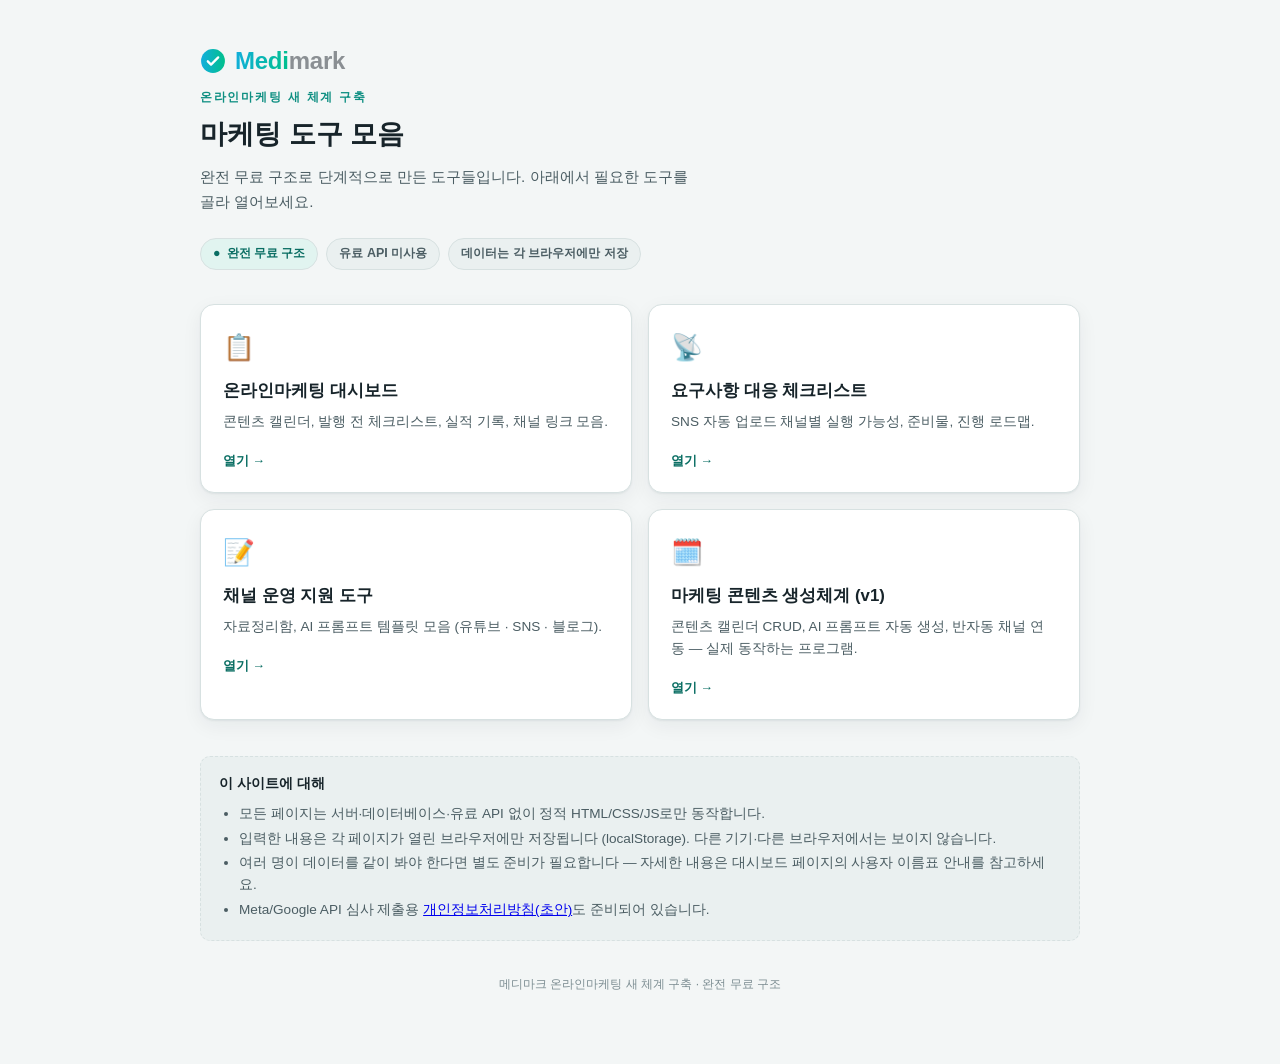
<file: medimark1updated (8)/index.html>
<!DOCTYPE html>
<html lang="ko">
<head>
<meta charset="UTF-8">
<meta name="viewport" content="width=device-width, initial-scale=1.0">
<title>메디마크 온라인마케팅 도구 모음</title>
<style>
  :root {
    --bg: #F3F6F6;
    --surface: #FFFFFF;
    --surface-alt: #EAF0F0;
    --ink: #17242A;
    --ink-soft: #4B5D63;
    --ink-faint: #7C8D92;
    --accent: #0E8F82;
    --accent-strong: #0A6E63;
    --accent-soft-bg: #E1F4F0;
    --line: #D7E1E1;
    --shadow: 0 1px 2px rgba(15, 40, 43, 0.06), 0 6px 20px rgba(15, 40, 43, 0.06);
    --brand-blue: #12AEDD;
    --brand-teal: #00C08B;
    --brand-gray: #8A8F93;
  }

  :root[data-theme="dark"] {
    --bg: #0E1416; --surface: #161F22; --surface-alt: #1D2A2D;
    --ink: #E4EDEE; --ink-soft: #9FB4B8; --ink-faint: #6F868A;
    --accent: #3FCDBB; --accent-strong: #7DE4D5; --accent-soft-bg: #143732;
    --line: #2A3A3D;
    --shadow: 0 1px 2px rgba(0, 0, 0, 0.3), 0 8px 24px rgba(0, 0, 0, 0.35);
    --brand-blue: #4FC4EA; --brand-teal: #2FE0AA; --brand-gray: #9AA0A4;
  }

  @media (prefers-color-scheme: dark) {
    :root:not([data-theme="light"]) {
      --bg: #0E1416; --surface: #161F22; --surface-alt: #1D2A2D;
      --ink: #E4EDEE; --ink-soft: #9FB4B8; --ink-faint: #6F868A;
      --accent: #3FCDBB; --accent-strong: #7DE4D5; --accent-soft-bg: #143732;
      --line: #2A3A3D;
      --shadow: 0 1px 2px rgba(0, 0, 0, 0.3), 0 8px 24px rgba(0, 0, 0, 0.35);
      --brand-blue: #4FC4EA; --brand-teal: #2FE0AA; --brand-gray: #9AA0A4;
    }
  }

  * { box-sizing: border-box; }
  html, body { margin: 0; background: var(--bg); color: var(--ink); }
  body {
    font-family: 'Apple SD Gothic Neo', 'Pretendard', '맑은 고딕', 'Malgun Gothic', -apple-system, sans-serif;
    line-height: 1.6;
    padding: 48px 20px 70px;
  }
  .wrap { max-width: 880px; margin: 0 auto; }

  .brandmark { display: flex; align-items: center; gap: 9px; margin-bottom: 14px; }
  .brandmark .mark-icon { width: 26px; height: 26px; flex-shrink: 0; display: block; }
  .brandmark .wordmark { font-size: 1.5rem; font-weight: 800; letter-spacing: -0.01em; line-height: 1; }
  .brandmark .w-medi {
    background: linear-gradient(100deg, var(--brand-blue), var(--brand-teal));
    -webkit-background-clip: text; background-clip: text; color: transparent;
  }
  .brandmark .w-mark { color: var(--brand-gray); font-weight: 700; }

  .eyebrow { font-size: 0.78rem; font-weight: 700; letter-spacing: 0.14em; color: var(--accent); text-transform: uppercase; }
  h1 { font-size: 1.7rem; font-weight: 800; margin: 4px 0 10px; text-wrap: balance; }
  .sub { font-size: 0.95rem; color: var(--ink-soft); margin: 0 0 24px; max-width: 60ch; }

  .badges { display: flex; flex-wrap: wrap; gap: 8px; margin-bottom: 34px; }
  .badge {
    display: inline-flex; align-items: center; gap: 6px; font-size: 0.78rem; font-weight: 600;
    color: var(--accent-strong); background: var(--accent-soft-bg); border: 1px solid var(--line);
    border-radius: 999px; padding: 5px 12px;
  }
  .badge.dim { color: var(--ink-soft); background: var(--surface-alt); }

  .tool-grid { display: grid; grid-template-columns: 1fr 1fr; gap: 16px; margin-bottom: 36px; }
  @media (max-width: 620px) { .tool-grid { grid-template-columns: 1fr; } }

  a.tool-card {
    display: block; background: var(--surface); border: 1px solid var(--line); border-radius: 14px;
    box-shadow: var(--shadow); padding: 22px 22px 20px; text-decoration: none; color: inherit;
    transition: transform 0.12s ease, box-shadow 0.12s ease;
  }
  a.tool-card:hover { transform: translateY(-2px); box-shadow: 0 4px 8px rgba(15,40,43,0.08), 0 12px 28px rgba(15,40,43,0.1); }
  a.tool-card:focus-visible { outline: 2px solid var(--accent); outline-offset: 3px; }

  .tool-card .emoji { font-size: 1.6rem; margin-bottom: 10px; display: block; }
  .tool-card .tname { font-size: 1.05rem; font-weight: 700; margin-bottom: 6px; }
  .tool-card .tdesc { font-size: 0.85rem; color: var(--ink-soft); margin-bottom: 14px; }
  .tool-card .tenter {
    font-size: 0.8rem; font-weight: 700; color: var(--accent-strong); display: inline-flex; align-items: center; gap: 4px;
  }

  .info-note {
    font-size: 0.85rem; color: var(--ink-soft); background: var(--surface-alt);
    border: 1px dashed var(--line); border-radius: 10px; padding: 16px 18px;
  }
  .info-note strong { color: var(--ink); }
  .info-note ul { margin: 8px 0 0; padding-left: 20px; }
  .info-note li { margin-bottom: 3px; }

  footer { text-align: center; font-size: 0.76rem; color: var(--ink-faint); margin-top: 34px; }
</style>
</head>
<body>
<div class="wrap">
  <div class="brandmark">
    <svg class="mark-icon" viewBox="0 0 24 24" fill="none" aria-hidden="true">
      <circle cx="12" cy="12" r="11" fill="url(#markGradIdx)"/>
      <path d="M7.2 12.3l3 3 6.6-6.6" stroke="#fff" stroke-width="2.1" stroke-linecap="round" stroke-linejoin="round"/>
      <defs>
        <linearGradient id="markGradIdx" x1="1" y1="12" x2="23" y2="12" gradientUnits="userSpaceOnUse">
          <stop stop-color="var(--brand-blue)"/><stop offset="1" stop-color="var(--brand-teal)"/>
        </linearGradient>
      </defs>
    </svg>
    <span class="wordmark"><span class="w-medi">Medi</span><span class="w-mark">mark</span></span>
  </div>

  <div class="eyebrow">온라인마케팅 새 체계 구축</div>
  <h1>마케팅 도구 모음</h1>
  <p class="sub">완전 무료 구조로 단계적으로 만든 도구들입니다. 아래에서 필요한 도구를 골라 열어보세요.</p>

  <div class="badges">
    <span class="badge"><span>●</span>완전 무료 구조</span>
    <span class="badge dim">유료 API 미사용</span>
    <span class="badge dim">데이터는 각 브라우저에만 저장</span>
  </div>

  <div class="tool-grid">
    <a class="tool-card" href="dashboard.html">
      <span class="emoji">📋</span>
      <div class="tname">온라인마케팅 대시보드</div>
      <div class="tdesc">콘텐츠 캘린더, 발행 전 체크리스트, 실적 기록, 채널 링크 모음.</div>
      <span class="tenter">열기 →</span>
    </a>

    <a class="tool-card" href="requirements.html">
      <span class="emoji">📡</span>
      <div class="tname">요구사항 대응 체크리스트</div>
      <div class="tdesc">SNS 자동 업로드 채널별 실행 가능성, 준비물, 진행 로드맵.</div>
      <span class="tenter">열기 →</span>
    </a>

    <a class="tool-card" href="pr-support.html">
      <span class="emoji">📝</span>
      <div class="tname">채널 운영 지원 도구</div>
      <div class="tdesc">자료정리함, AI 프롬프트 템플릿 모음 (유튜브 · SNS · 블로그).</div>
      <span class="tenter">열기 →</span>
    </a>

    <a class="tool-card" href="marketing-app/index.html">
      <span class="emoji">🗓️</span>
      <div class="tname">마케팅 콘텐츠 생성체계 (v1)</div>
      <div class="tdesc">콘텐츠 캘린더 CRUD, AI 프롬프트 자동 생성, 반자동 채널 연동 — 실제 동작하는 프로그램.</div>
      <span class="tenter">열기 →</span>
    </a>
  </div>

  <div class="info-note">
    <strong>이 사이트에 대해</strong>
    <ul>
      <li>모든 페이지는 서버·데이터베이스·유료 API 없이 정적 HTML/CSS/JS로만 동작합니다.</li>
      <li>입력한 내용은 각 페이지가 열린 브라우저에만 저장됩니다 (localStorage). 다른 기기·다른 브라우저에서는 보이지 않습니다.</li>
      <li>여러 명이 데이터를 같이 봐야 한다면 별도 준비가 필요합니다 — 자세한 내용은 대시보드 페이지의 사용자 이름표 안내를 참고하세요.</li>
      <li>Meta/Google API 심사 제출용 <a href="privacy-policy.html">개인정보처리방침(초안)</a>도 준비되어 있습니다.</li>
    </ul>
  </div>

  <footer>메디마크 온라인마케팅 새 체계 구축 · 완전 무료 구조</footer>
</div>
</body>
</html>
</file>
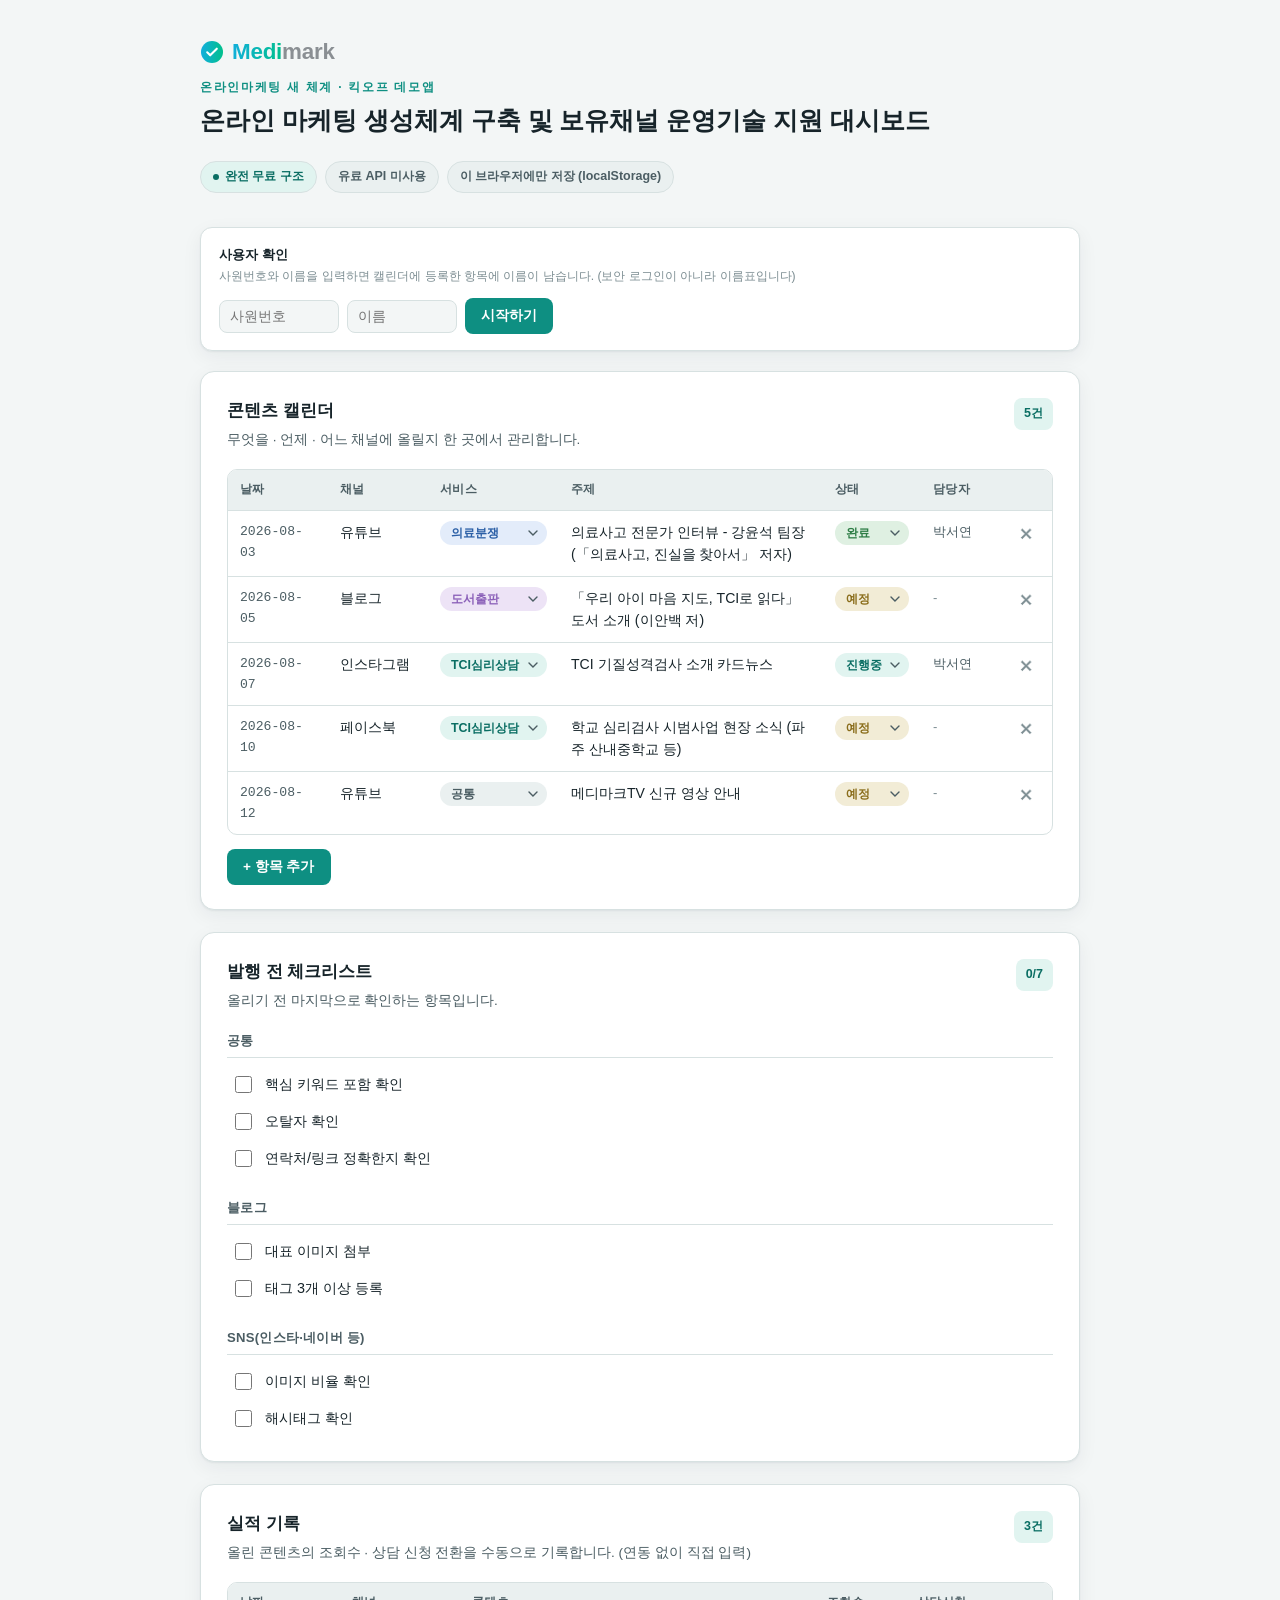
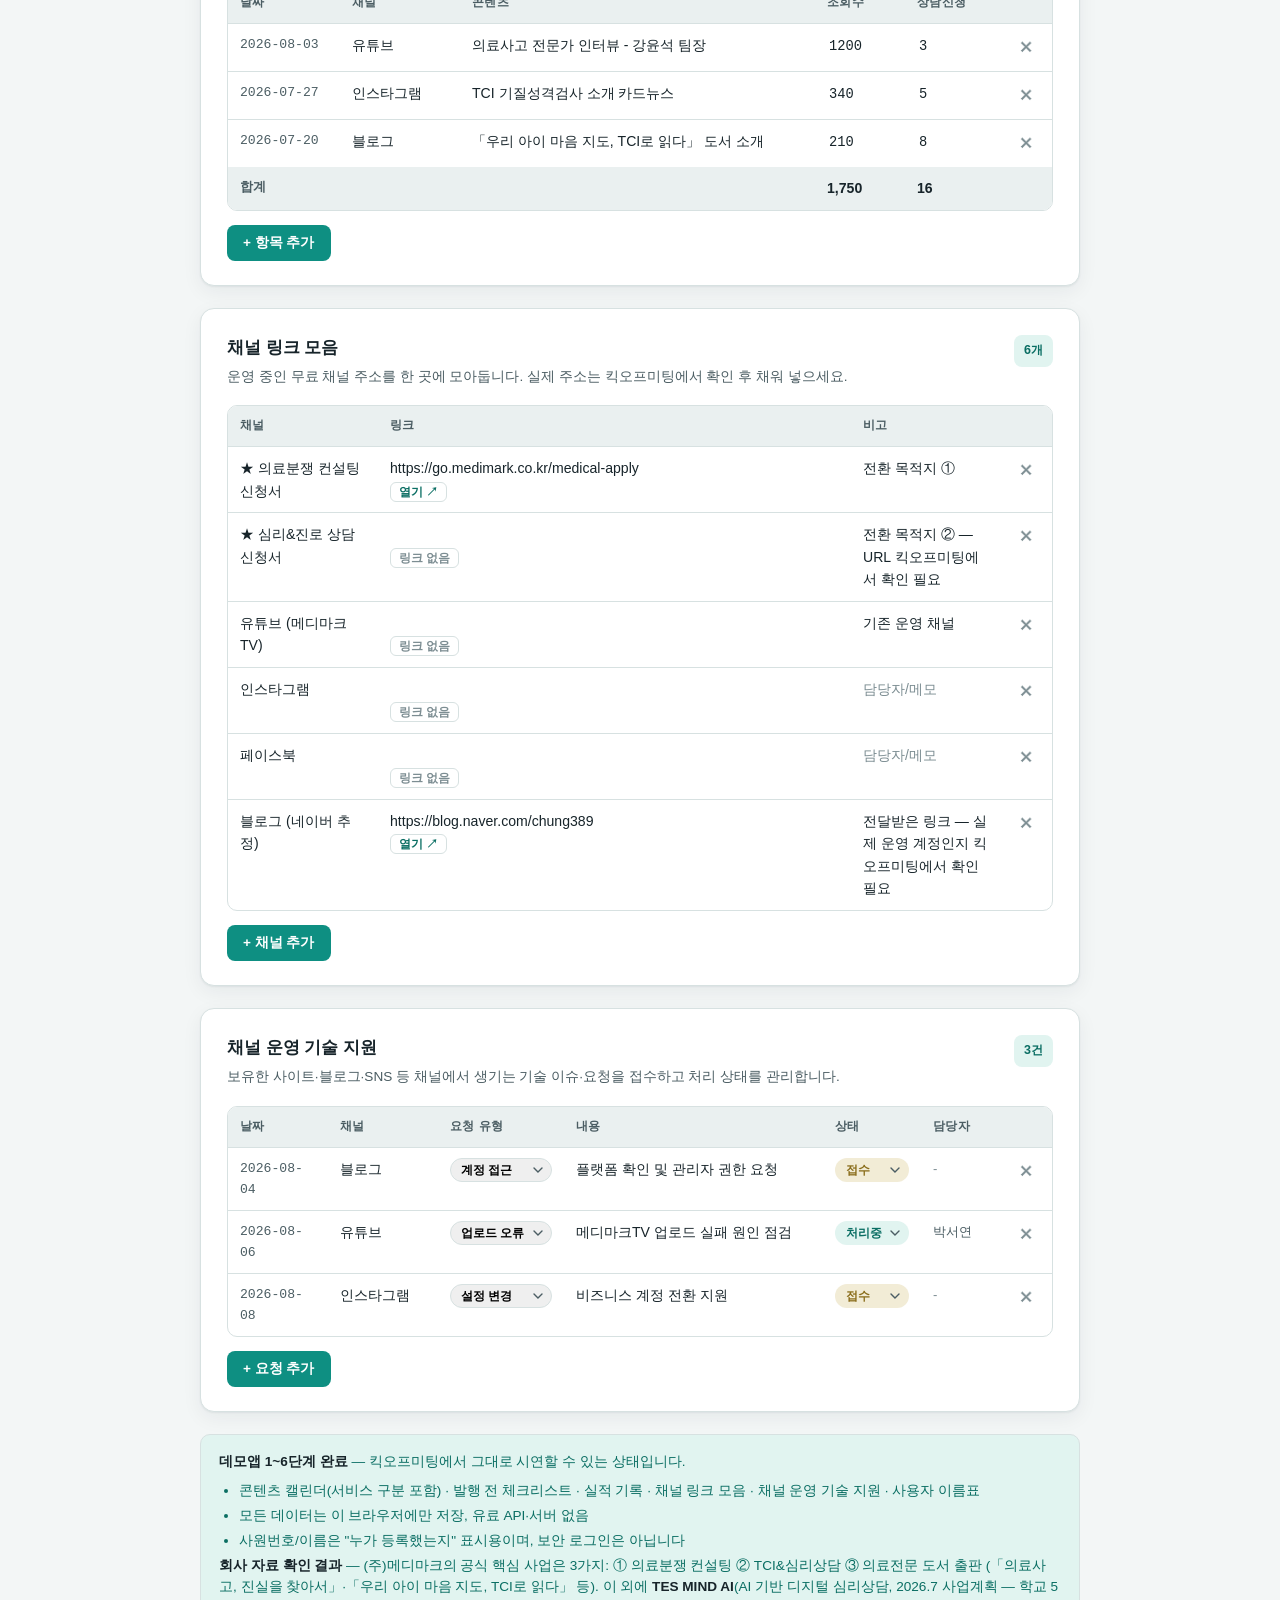
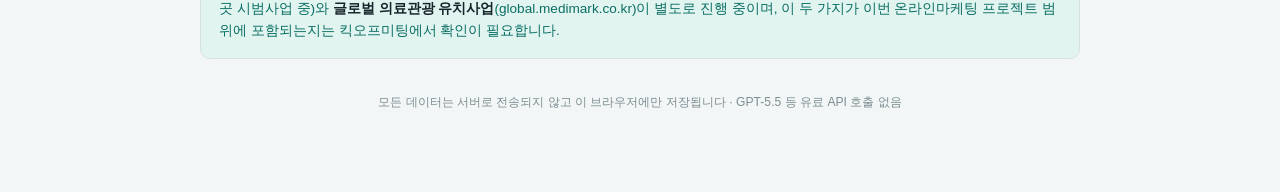
<file: medimark1updated (8)/dashboard.html>
<!DOCTYPE html>
<html lang="ko">
<head>
<meta charset="UTF-8">
<meta name="viewport" content="width=device-width, initial-scale=1.0">
<title>메디마크 온라인 마케팅 생성체계 구축 및 보유채널 운영기술 지원 대시보드</title>
<style>
  :root {
    --bg: #F3F6F6;
    --surface: #FFFFFF;
    --surface-alt: #EAF0F0;
    --ink: #17242A;
    --ink-soft: #4B5D63;
    --ink-faint: #7C8D92;
    --accent: #0E8F82;
    --accent-strong: #0A6E63;
    --accent-soft-bg: #E1F4F0;
    --line: #D7E1E1;
    --warn: #B65C1F;
    --warn-bg: #F6E7DA;
    --good: #2E7D46;
    --good-bg: #DFF0E2;
    --pending: #8A6D1B;
    --pending-bg: #F2ECD6;
    --shadow: 0 1px 2px rgba(15, 40, 43, 0.06), 0 6px 20px rgba(15, 40, 43, 0.06);
    /* 메디마크 로고 브랜드 컬러 (워드마크 재현용) */
    --brand-blue: #12AEDD;
    --brand-teal: #00C08B;
    --brand-gray: #8A8F93;
  }

  :root[data-theme="dark"] {
    --bg: #0E1416;
    --surface: #161F22;
    --surface-alt: #1D2A2D;
    --ink: #E4EDEE;
    --ink-soft: #9FB4B8;
    --ink-faint: #6F868A;
    --accent: #3FCDBB;
    --accent-strong: #7DE4D5;
    --accent-soft-bg: #143732;
    --line: #2A3A3D;
    --warn: #E0954D;
    --warn-bg: #3A2A1B;
    --good: #5FBD7A;
    --good-bg: #1C3324;
    --pending: #D8C56A;
    --pending-bg: #332C15;
    --shadow: 0 1px 2px rgba(0, 0, 0, 0.3), 0 8px 24px rgba(0, 0, 0, 0.35);
    --brand-blue: #4FC4EA;
    --brand-teal: #2FE0AA;
    --brand-gray: #9AA0A4;
  }

  @media (prefers-color-scheme: dark) {
    :root:not([data-theme="light"]) {
      --bg: #0E1416;
      --surface: #161F22;
      --surface-alt: #1D2A2D;
      --ink: #E4EDEE;
      --ink-soft: #9FB4B8;
      --ink-faint: #6F868A;
      --accent: #3FCDBB;
      --accent-strong: #7DE4D5;
      --accent-soft-bg: #143732;
      --line: #2A3A3D;
      --warn: #E0954D;
      --warn-bg: #3A2A1B;
      --good: #5FBD7A;
      --good-bg: #1C3324;
      --pending: #D8C56A;
      --pending-bg: #332C15;
      --shadow: 0 1px 2px rgba(0, 0, 0, 0.3), 0 8px 24px rgba(0, 0, 0, 0.35);
      --brand-blue: #4FC4EA;
      --brand-teal: #2FE0AA;
      --brand-gray: #9AA0A4;
    }
  }

  * { box-sizing: border-box; }

  html, body {
    margin: 0;
    background: var(--bg);
    color: var(--ink);
  }

  body {
    font-family: 'Apple SD Gothic Neo', 'Pretendard', '맑은 고딕', 'Malgun Gothic', -apple-system, sans-serif;
    line-height: 1.6;
    padding: 40px 20px 80px;
  }

  .wrap {
    max-width: 880px;
    margin: 0 auto;
  }

  /* ── 상단 ── */
  .top {
    display: flex;
    flex-wrap: wrap;
    align-items: baseline;
    justify-content: space-between;
    gap: 12px;
    margin-bottom: 6px;
  }

  /* ── 브랜드 워드마크 ── */
  .brandmark {
    display: flex;
    align-items: center;
    gap: 8px;
    margin-bottom: 14px;
  }

  .brandmark .mark-icon {
    width: 24px;
    height: 24px;
    flex-shrink: 0;
    display: block;
  }

  .brandmark .wordmark {
    font-size: 1.4rem;
    font-weight: 800;
    letter-spacing: -0.01em;
    line-height: 1;
  }

  .brandmark .w-medi {
    background: linear-gradient(100deg, var(--brand-blue), var(--brand-teal));
    -webkit-background-clip: text;
    background-clip: text;
    color: transparent;
  }

  .brandmark .w-mark {
    color: var(--brand-gray);
    font-weight: 700;
  }

  .eyebrow {
    font-size: 0.75rem;
    font-weight: 700;
    letter-spacing: 0.14em;
    color: var(--accent);
    text-transform: uppercase;
  }

  h1 {
    font-size: 1.55rem;
    font-weight: 800;
    margin: 4px 0 14px;
    color: var(--ink);
    text-wrap: balance;
  }

  .badges {
    display: flex;
    flex-wrap: wrap;
    gap: 8px;
    margin-bottom: 34px;
  }

  .badge {
    display: inline-flex;
    align-items: center;
    gap: 6px;
    font-size: 0.78rem;
    font-weight: 600;
    color: var(--accent-strong);
    background: var(--accent-soft-bg);
    border: 1px solid var(--line);
    border-radius: 999px;
    padding: 5px 12px;
  }

  .badge.dim {
    color: var(--ink-soft);
    background: var(--surface-alt);
  }

  .badge .dot {
    width: 6px;
    height: 6px;
    border-radius: 50%;
    background: currentColor;
  }

  /* ── 카드 ── */
  section.card {
    background: var(--surface);
    border: 1px solid var(--line);
    border-radius: 14px;
    box-shadow: var(--shadow);
    padding: 26px 26px 24px;
    margin-bottom: 22px;
  }

  .card-head {
    display: flex;
    align-items: flex-start;
    justify-content: space-between;
    gap: 16px;
    margin-bottom: 18px;
  }

  .card-head h2 {
    font-size: 1.05rem;
    font-weight: 700;
    margin: 0 0 4px;
    color: var(--ink);
  }

  .card-head p {
    margin: 0;
    font-size: 0.85rem;
    color: var(--ink-soft);
  }

  .progress-chip {
    flex-shrink: 0;
    font-size: 0.78rem;
    font-weight: 700;
    color: var(--accent-strong);
    background: var(--accent-soft-bg);
    border-radius: 8px;
    padding: 6px 10px;
    font-variant-numeric: tabular-nums;
    white-space: nowrap;
  }

  /* ── 캘린더 표 ── */
  .table-scroll {
    overflow-x: auto;
    border: 1px solid var(--line);
    border-radius: 10px;
  }

  table { width: 100%; border-collapse: collapse; font-size: 0.88rem; min-width: 560px; }

  th, td {
    border-bottom: 1px solid var(--line);
    padding: 10px 12px;
    text-align: left;
    vertical-align: top;
  }

  tr:last-child td { border-bottom: none; }

  th {
    background: var(--surface-alt);
    color: var(--ink-soft);
    font-weight: 600;
    font-size: 0.78rem;
    letter-spacing: 0.03em;
  }

  td.date-cell {
    font-variant-numeric: tabular-nums;
    font-family: ui-monospace, 'SF Mono', 'Cascadia Code', Consolas, monospace;
    font-size: 0.82rem;
    color: var(--ink-soft);
  }

  td[contenteditable="true"] {
    outline: none;
    min-width: 70px;
    border-radius: 4px;
  }

  td[contenteditable="true"]:focus {
    background: var(--accent-soft-bg);
    box-shadow: 0 0 0 2px var(--accent) inset;
  }

  td[contenteditable="true"]:empty::before {
    content: attr(data-placeholder);
    color: var(--ink-faint);
  }

  select.status {
    appearance: none;
    border: 1px solid var(--line);
    border-radius: 999px;
    padding: 4px 26px 4px 10px;
    font-size: 0.78rem;
    font-weight: 700;
    cursor: pointer;
    background-repeat: no-repeat;
    background-position: right 8px center;
    background-size: 10px;
    background-image: url("data:image/svg+xml,%3Csvg xmlns='http://www.w3.org/2000/svg' width='10' height='6'%3E%3Cpath d='M1 1l4 4 4-4' stroke='%234B5D63' stroke-width='1.4' fill='none' stroke-linecap='round'/%3E%3C/svg%3E");
  }

  select.status.st-예정 { color: var(--pending); background-color: var(--pending-bg); border-color: transparent; }
  select.status.st-진행중 { color: var(--accent-strong); background-color: var(--accent-soft-bg); border-color: transparent; }
  select.status.st-완료 { color: var(--good); background-color: var(--good-bg); border-color: transparent; }

  select.status.svc-의료분쟁 { color: #2B5FA6; background-color: #E3ECFA; border-color: transparent; }
  select.status.svc-TCI심리상담 { color: var(--accent-strong); background-color: var(--accent-soft-bg); border-color: transparent; }
  select.status.svc-도서출판 { color: #8A5FB8; background-color: #EDE3F6; border-color: transparent; }
  select.status.svc-공통 { color: var(--ink-soft); background-color: var(--surface-alt); border-color: transparent; }

  select.status.sp-접수 { color: var(--pending); background-color: var(--pending-bg); border-color: transparent; }
  select.status.sp-처리중 { color: var(--accent-strong); background-color: var(--accent-soft-bg); border-color: transparent; }
  select.status.sp-완료 { color: var(--good); background-color: var(--good-bg); border-color: transparent; }

  .row-actions { text-align: center; width: 44px; }

  .icon-btn {
    border: none;
    background: transparent;
    color: var(--ink-faint);
    cursor: pointer;
    font-size: 0.95rem;
    line-height: 1;
    padding: 6px;
    border-radius: 6px;
  }

  .icon-btn:hover { color: var(--warn); background: var(--warn-bg); }
  .icon-btn:focus-visible, .btn:focus-visible, select:focus-visible, input:focus-visible {
    outline: 2px solid var(--accent);
    outline-offset: 2px;
  }

  .btn {
    border: none;
    border-radius: 8px;
    padding: 9px 16px;
    font-size: 0.85rem;
    font-weight: 700;
    cursor: pointer;
    font-family: inherit;
  }

  .btn-add {
    background: var(--accent);
    color: #fff;
    margin-top: 14px;
  }

  .btn-add:hover { background: var(--accent-strong); }

  /* ── 체크리스트 ── */
  .checklist-group { margin-bottom: 20px; }
  .checklist-group:last-child { margin-bottom: 0; }

  .checklist-group h3 {
    font-size: 0.82rem;
    font-weight: 700;
    color: var(--ink-soft);
    letter-spacing: 0.02em;
    margin: 0 0 8px;
    padding-bottom: 6px;
    border-bottom: 1px solid var(--line);
  }

  .checklist-item {
    display: flex;
    align-items: center;
    gap: 10px;
    padding: 7px 4px;
    font-size: 0.9rem;
    cursor: pointer;
    border-radius: 6px;
  }

  .checklist-item:hover { background: var(--surface-alt); }

  .checklist-item input {
    width: 17px;
    height: 17px;
    accent-color: var(--accent);
    flex-shrink: 0;
  }

  .checklist-item span.done {
    color: var(--ink-faint);
    text-decoration: line-through;
  }

  /* ── 실적 기록 표 ── */
  input.num-cell {
    width: 100%;
    border: none;
    background: transparent;
    font-family: ui-monospace, 'SF Mono', 'Cascadia Code', Consolas, monospace;
    font-variant-numeric: tabular-nums;
    font-size: 0.86rem;
    color: var(--ink);
    padding: 4px 2px;
    border-radius: 4px;
  }

  input.num-cell:focus {
    outline: none;
    background: var(--accent-soft-bg);
    box-shadow: 0 0 0 2px var(--accent) inset;
  }

  tr.totals-row td {
    background: var(--surface-alt);
    font-weight: 700;
    color: var(--ink);
    border-bottom: none;
  }

  tr.totals-row .totals-label {
    color: var(--ink-soft);
    font-weight: 600;
    font-size: 0.8rem;
  }

  /* ── 채널 링크 모음 ── */
  td.link-cell {
    display: flex;
    align-items: center;
    gap: 6px;
  }

  td.link-cell .l-url {
    flex: 1;
    min-width: 60px;
    outline: none;
    border-radius: 4px;
    word-break: break-all;
  }

  td.link-cell .l-url:focus {
    background: var(--accent-soft-bg);
    box-shadow: 0 0 0 2px var(--accent) inset;
  }

  td.link-cell .l-url:empty::before {
    content: attr(data-placeholder);
    color: var(--ink-faint);
  }

  .open-link-btn {
    flex-shrink: 0;
    border: 1px solid var(--line);
    background: var(--surface);
    color: var(--accent-strong);
    font-size: 0.72rem;
    font-weight: 700;
    border-radius: 6px;
    padding: 3px 8px;
    cursor: pointer;
    text-decoration: none;
    white-space: nowrap;
  }

  .open-link-btn:hover { background: var(--accent-soft-bg); }
  .open-link-btn[aria-disabled="true"] {
    color: var(--ink-faint);
    cursor: default;
    pointer-events: none;
  }

  /* ── 사용자 식별 (이름표, 보안 아님) ── */
  .id-card {
    background: var(--surface);
    border: 1px solid var(--line);
    border-radius: 12px;
    box-shadow: var(--shadow);
    padding: 16px 18px;
    margin-bottom: 20px;
  }

  .id-card .id-title {
    font-size: 0.82rem;
    font-weight: 700;
    color: var(--ink);
    margin-bottom: 2px;
  }

  .id-card .id-note {
    font-size: 0.76rem;
    color: var(--ink-faint);
    margin-bottom: 12px;
  }

  .id-form {
    display: flex;
    flex-wrap: wrap;
    gap: 8px;
    align-items: center;
  }

  .id-form input {
    border: 1px solid var(--line);
    border-radius: 8px;
    padding: 8px 10px;
    font-size: 0.85rem;
    font-family: inherit;
    background: var(--bg);
    color: var(--ink);
  }

  .id-form input:focus {
    outline: none;
    box-shadow: 0 0 0 2px var(--accent);
  }

  .id-form input#idEmployeeNo { width: 120px; }
  .id-form input#idName { width: 110px; }

  .btn-id {
    background: var(--accent);
    color: #fff;
    border: none;
    border-radius: 8px;
    padding: 9px 16px;
    font-size: 0.85rem;
    font-weight: 700;
    cursor: pointer;
    font-family: inherit;
  }

  .btn-id:hover { background: var(--accent-strong); }

  .id-chip-row {
    display: flex;
    align-items: center;
    justify-content: space-between;
    gap: 12px;
    flex-wrap: wrap;
  }

  .id-chip {
    display: flex;
    align-items: center;
    gap: 8px;
    font-size: 0.86rem;
    color: var(--ink);
  }

  .id-chip .avatar {
    width: 30px;
    height: 30px;
    border-radius: 50%;
    background: linear-gradient(100deg, var(--brand-blue), var(--brand-teal));
    color: #fff;
    display: flex;
    align-items: center;
    justify-content: center;
    font-weight: 800;
    font-size: 0.8rem;
    flex-shrink: 0;
  }

  .id-chip .id-meta { line-height: 1.35; }
  .id-chip .id-meta .name { font-weight: 700; }
  .id-chip .id-meta .empno {
    font-size: 0.74rem;
    color: var(--ink-faint);
    font-variant-numeric: tabular-nums;
    font-family: ui-monospace, 'SF Mono', 'Cascadia Code', Consolas, monospace;
  }

  .link-btn {
    background: none;
    border: none;
    color: var(--accent-strong);
    font-size: 0.78rem;
    font-weight: 700;
    cursor: pointer;
    padding: 4px 2px;
  }

  .link-btn:hover { text-decoration: underline; }

  td.assignee-cell {
    font-size: 0.82rem;
    color: var(--ink-soft);
  }

  /* ── 완성 안내 ── */
  .done-note {
    font-size: 0.85rem;
    color: var(--accent-strong);
    background: var(--accent-soft-bg);
    border: 1px solid var(--line);
    border-radius: 10px;
    padding: 16px 18px;
    margin-top: 4px;
  }

  .done-note strong { color: var(--ink); }
  .done-note ul { margin: 8px 0 0; padding-left: 20px; }
  .done-note li { margin-bottom: 3px; }

  /* ── 안내 / 다음 단계 ── */
  .note {
    font-size: 0.82rem;
    color: var(--ink-soft);
    background: var(--surface-alt);
    border: 1px dashed var(--line);
    border-radius: 10px;
    padding: 14px 16px;
    margin-top: 4px;
  }

  .note strong { color: var(--ink); }

  footer {
    text-align: center;
    font-size: 0.76rem;
    color: var(--ink-faint);
    margin-top: 34px;
  }

  @media (prefers-reduced-motion: no-preference) {
    section.card { transition: box-shadow 0.15s ease; }
  }

  /* ── 모바일 다듬기 ── */
  @media (max-width: 480px) {
    body { padding: 24px 12px 60px; }
    section.card { padding: 18px 16px 16px; border-radius: 12px; }
    h1 { font-size: 1.28rem; margin-bottom: 10px; }
    .brandmark .wordmark { font-size: 1.2rem; }
    .badges { margin-bottom: 22px; }
    .badge { font-size: 0.72rem; padding: 4px 10px; }
    .card-head { flex-direction: column; align-items: flex-start; gap: 8px; }
    .card-head h2 { font-size: 0.98rem; }
    table { font-size: 0.82rem; }
    th, td { padding: 8px 9px; }
    .id-form { flex-direction: column; align-items: stretch; }
    .id-form input { width: 100% !important; }
    .btn-id { width: 100%; }
    .id-chip-row { flex-direction: column; align-items: flex-start; gap: 10px; }
  }
</style>
</head>
<body>
<div class="wrap">
  <div class="top">
    <div>
      <div class="brandmark">
        <svg class="mark-icon" viewBox="0 0 24 24" fill="none" aria-hidden="true">
          <circle cx="12" cy="12" r="11" fill="url(#markGrad)"/>
          <path d="M7.2 12.3l3 3 6.6-6.6" stroke="#fff" stroke-width="2.1" stroke-linecap="round" stroke-linejoin="round"/>
          <defs>
            <linearGradient id="markGrad" x1="1" y1="12" x2="23" y2="12" gradientUnits="userSpaceOnUse">
              <stop stop-color="var(--brand-blue)"/>
              <stop offset="1" stop-color="var(--brand-teal)"/>
            </linearGradient>
          </defs>
        </svg>
        <span class="wordmark"><span class="w-medi">Medi</span><span class="w-mark">mark</span></span>
      </div>
      <div class="eyebrow">온라인마케팅 새 체계 · 킥오프 데모앱</div>
      <h1>온라인 마케팅 생성체계 구축 및 보유채널 운영기술 지원 대시보드</h1>
    </div>
  </div>

  <div class="badges">
    <span class="badge"><span class="dot"></span>완전 무료 구조</span>
    <span class="badge dim">유료 API 미사용</span>
    <span class="badge dim">이 브라우저에만 저장 (localStorage)</span>
  </div>

  <!-- 사용자 식별 (이름표 — 보안 로그인이 아님) -->
  <div class="id-card" id="idCard"></div>

  <!-- 콘텐츠 캘린더 -->
  <section class="card">
    <div class="card-head">
      <div>
        <h2>콘텐츠 캘린더</h2>
        <p>무엇을 · 언제 · 어느 채널에 올릴지 한 곳에서 관리합니다.</p>
      </div>
      <div class="progress-chip" id="calProgress">0건</div>
    </div>

    <div class="table-scroll">
      <table id="calendarTable">
        <thead>
          <tr>
            <th style="width:100px;">날짜</th>
            <th style="width:100px;">채널</th>
            <th style="width:96px;">서비스</th>
            <th>주제</th>
            <th style="width:92px;">상태</th>
            <th style="width:80px;">담당자</th>
            <th class="row-actions"></th>
          </tr>
        </thead>
        <tbody id="calendarBody"></tbody>
      </table>
    </div>
    <button class="btn btn-add" id="addRowBtn">+ 항목 추가</button>
  </section>

  <!-- 발행 전 체크리스트 -->
  <section class="card">
    <div class="card-head">
      <div>
        <h2>발행 전 체크리스트</h2>
        <p>올리기 전 마지막으로 확인하는 항목입니다.</p>
      </div>
      <div class="progress-chip" id="chkProgress">0/0</div>
    </div>
    <div id="checklistArea"></div>
  </section>

  <!-- 실적 기록 -->
  <section class="card">
    <div class="card-head">
      <div>
        <h2>실적 기록</h2>
        <p>올린 콘텐츠의 조회수 · 상담 신청 전환을 수동으로 기록합니다. (연동 없이 직접 입력)</p>
      </div>
      <div class="progress-chip" id="perfProgress">0건</div>
    </div>

    <div class="table-scroll">
      <table id="perfTable">
        <thead>
          <tr>
            <th style="width:112px;">날짜</th>
            <th style="width:120px;">채널</th>
            <th>콘텐츠</th>
            <th style="width:90px;">조회수</th>
            <th style="width:96px;">상담신청</th>
            <th class="row-actions"></th>
          </tr>
        </thead>
        <tbody id="perfBody"></tbody>
        <tfoot>
          <tr class="totals-row">
            <td colspan="3" class="totals-label">합계</td>
            <td id="perfViewTotal">0</td>
            <td id="perfInquiryTotal">0</td>
            <td></td>
          </tr>
        </tfoot>
      </table>
    </div>
    <button class="btn btn-add" id="addPerfRowBtn">+ 항목 추가</button>
  </section>

  <!-- 채널 링크 모음 -->
  <section class="card">
    <div class="card-head">
      <div>
        <h2>채널 링크 모음</h2>
        <p>운영 중인 무료 채널 주소를 한 곳에 모아둡니다. 실제 주소는 킥오프미팅에서 확인 후 채워 넣으세요.</p>
      </div>
      <div class="progress-chip" id="linkProgress">0개</div>
    </div>

    <div class="table-scroll">
      <table id="linkTable">
        <thead>
          <tr>
            <th style="width:150px;">채널</th>
            <th>링크</th>
            <th style="width:150px;">비고</th>
            <th class="row-actions"></th>
          </tr>
        </thead>
        <tbody id="linkBody"></tbody>
      </table>
    </div>
    <button class="btn btn-add" id="addLinkRowBtn">+ 채널 추가</button>
  </section>

  <!-- 채널 운영 기술 지원 -->
  <section class="card">
    <div class="card-head">
      <div>
        <h2>채널 운영 기술 지원</h2>
        <p>보유한 사이트·블로그·SNS 등 채널에서 생기는 기술 이슈·요청을 접수하고 처리 상태를 관리합니다.</p>
      </div>
      <div class="progress-chip" id="supportProgress">0건</div>
    </div>

    <div class="table-scroll">
      <table id="supportTable">
        <thead>
          <tr>
            <th style="width:100px;">날짜</th>
            <th style="width:110px;">채널</th>
            <th style="width:112px;">요청 유형</th>
            <th>내용</th>
            <th style="width:92px;">상태</th>
            <th style="width:80px;">담당자</th>
            <th class="row-actions"></th>
          </tr>
        </thead>
        <tbody id="supportBody"></tbody>
      </table>
    </div>
    <button class="btn btn-add" id="addSupportRowBtn">+ 요청 추가</button>
  </section>

  <div class="done-note">
    <strong>데모앱 1~6단계 완료</strong> &mdash; 킥오프미팅에서 그대로 시연할 수 있는 상태입니다.
    <ul>
      <li>콘텐츠 캘린더(서비스 구분 포함) · 발행 전 체크리스트 · 실적 기록 · 채널 링크 모음 · 채널 운영 기술 지원 · 사용자 이름표</li>
      <li>모든 데이터는 이 브라우저에만 저장, 유료 API·서버 없음</li>
      <li>사원번호/이름은 "누가 등록했는지" 표시용이며, 보안 로그인은 아닙니다</li>
    </ul>
    <strong>회사 자료 확인 결과</strong> — (주)메디마크의 공식 핵심 사업은 3가지: ① 의료분쟁 컨설팅
    ② TCI&amp;심리상담 ③ 의료전문 도서 출판 (「의료사고, 진실을 찾아서」·「우리 아이 마음 지도, TCI로 읽다」 등).
    이 외에 <strong>TES MIND AI</strong>(AI 기반 디지털 심리상담, 2026.7 사업계획 — 학교 5곳 시범사업 중)와
    <strong>글로벌 의료관광 유치사업</strong>(global.medimark.co.kr)이 별도로 진행 중이며, 이 두 가지가
    이번 온라인마케팅 프로젝트 범위에 포함되는지는 킥오프미팅에서 확인이 필요합니다.
  </div>

  <footer>모든 데이터는 서버로 전송되지 않고 이 브라우저에만 저장됩니다 · GPT-5.5 등 유료 API 호출 없음</footer>
</div>

<script>
(function () {
  var CAL_KEY = 'medimark_calendar_v1';
  var CHK_KEY = 'medimark_checklist_v1';

  /* ===== 콘텐츠 캘린더 ===== */
  var serviceOptions = ['의료분쟁', 'TCI심리상담', '도서출판', '공통'];

  var defaultCalendar = [
    { date: '2026-08-03', channel: '유튜브', service: '의료분쟁', topic: '의료사고 전문가 인터뷰 - 강윤석 팀장 (「의료사고, 진실을 찾아서」 저자)', status: '완료', assignee: '박서연' },
    { date: '2026-08-05', channel: '블로그', service: '도서출판', topic: '「우리 아이 마음 지도, TCI로 읽다」 도서 소개 (이안백 저)', status: '예정', assignee: '' },
    { date: '2026-08-07', channel: '인스타그램', service: 'TCI심리상담', topic: 'TCI 기질성격검사 소개 카드뉴스', status: '진행중', assignee: '박서연' },
    { date: '2026-08-10', channel: '페이스북', service: 'TCI심리상담', topic: '학교 심리검사 시범사업 현장 소식 (파주 산내중학교 등)', status: '예정', assignee: '' },
    { date: '2026-08-12', channel: '유튜브', service: '공통', topic: '메디마크TV 신규 영상 안내', status: '예정', assignee: '' }
  ];

  function loadCalendar() {
    try {
      var raw = localStorage.getItem(CAL_KEY);
      return raw ? JSON.parse(raw) : defaultCalendar.slice();
    } catch (e) { return defaultCalendar.slice(); }
  }

  function saveCalendar(rows) { localStorage.setItem(CAL_KEY, JSON.stringify(rows)); }

  function readRowsFromDOM() {
    var rows = [];
    document.querySelectorAll('#calendarBody tr').forEach(function (tr) {
      rows.push({
        date: tr.querySelector('.c-date').innerText.trim(),
        channel: tr.querySelector('.c-channel').innerText.trim(),
        service: tr.querySelector('.c-service').value,
        topic: tr.querySelector('.c-topic').innerText.trim(),
        status: tr.querySelector('.c-status').value,
        assignee: tr.querySelector('.c-assignee').innerText.trim()
      });
    });
    return rows;
  }

  function updateCalProgress(rows) {
    document.getElementById('calProgress').textContent = rows.length + '건';
  }

  function applyStatusClass(select) {
    select.classList.remove('st-예정', 'st-진행중', 'st-완료');
    select.classList.add('st-' + select.value);
  }

  function applyServiceClass(select) {
    select.classList.remove('svc-의료분쟁', 'svc-TCI심리상담', 'svc-도서출판', 'svc-공통');
    select.classList.add('svc-' + select.value);
  }

  function serviceOptionsHtml() {
    return serviceOptions.map(function (s) { return '<option value="' + s + '">' + s + '</option>'; }).join('');
  }

  function persistCalendar() {
    var rows = readRowsFromDOM();
    saveCalendar(rows);
    updateCalProgress(rows);
  }

  function renderCalendar(rows) {
    var body = document.getElementById('calendarBody');
    body.innerHTML = '';
    rows.forEach(function (row) {
      var tr = document.createElement('tr');
      tr.innerHTML =
        '<td class="c-date date-cell" contenteditable="true" data-placeholder="YYYY-MM-DD"></td>' +
        '<td class="c-channel" contenteditable="true" data-placeholder="채널"></td>' +
        '<td><select class="status c-service">' + serviceOptionsHtml() + '</select></td>' +
        '<td class="c-topic" contenteditable="true" data-placeholder="주제"></td>' +
        '<td>' +
          '<select class="status c-status">' +
            '<option value="예정">예정</option>' +
            '<option value="진행중">진행중</option>' +
            '<option value="완료">완료</option>' +
          '</select>' +
        '</td>' +
        '<td class="assignee-cell c-assignee" contenteditable="true" data-placeholder="-"></td>' +
        '<td class="row-actions"><button class="icon-btn" title="삭제" aria-label="삭제">✕</button></td>';

      tr.querySelector('.c-date').innerText = row.date || '';
      tr.querySelector('.c-channel').innerText = row.channel || '';
      tr.querySelector('.c-topic').innerText = row.topic || '';
      tr.querySelector('.c-assignee').innerText = row.assignee || '';
      var svcSel = tr.querySelector('.c-service');
      svcSel.value = row.service || '공통';
      applyServiceClass(svcSel);
      var sel = tr.querySelector('.c-status');
      sel.value = row.status || '예정';
      applyStatusClass(sel);

      tr.querySelectorAll('[contenteditable="true"]').forEach(function (cell) {
        cell.addEventListener('input', persistCalendar);
      });
      svcSel.addEventListener('change', function () {
        applyServiceClass(svcSel);
        persistCalendar();
      });
      sel.addEventListener('change', function () {
        applyStatusClass(sel);
        persistCalendar();
      });
      tr.querySelector('.icon-btn').addEventListener('click', function () {
        tr.remove();
        persistCalendar();
      });

      body.appendChild(tr);
    });
    updateCalProgress(rows);
  }

  document.getElementById('addRowBtn').addEventListener('click', function () {
    var rows = readRowsFromDOM();
    var me = loadIdentity();
    rows.push({ date: '', channel: '', service: '공통', topic: '', status: '예정', assignee: me ? me.name : '' });
    renderCalendar(rows);
    saveCalendar(rows);
  });

  renderCalendar(loadCalendar());

  /* ===== 발행 전 체크리스트 ===== */
  var checklistDef = [
    { group: '공통', items: ['핵심 키워드 포함 확인', '오탈자 확인', '연락처/링크 정확한지 확인'] },
    { group: '블로그', items: ['대표 이미지 첨부', '태그 3개 이상 등록'] },
    { group: 'SNS(인스타·네이버 등)', items: ['이미지 비율 확인', '해시태그 확인'] }
  ];

  function loadChecklistState() {
    try {
      var raw = localStorage.getItem(CHK_KEY);
      return raw ? JSON.parse(raw) : {};
    } catch (e) { return {}; }
  }

  function saveChecklistState(state) { localStorage.setItem(CHK_KEY, JSON.stringify(state)); }

  function totalChecklistCount() {
    var total = 0;
    checklistDef.forEach(function (g) { total += g.items.length; });
    return total;
  }

  function updateChkProgress() {
    var state = loadChecklistState();
    var done = Object.keys(state).filter(function (k) { return state[k]; }).length;
    document.getElementById('chkProgress').textContent = done + '/' + totalChecklistCount();
  }

  function renderChecklist() {
    var area = document.getElementById('checklistArea');
    var state = loadChecklistState();
    area.innerHTML = '';

    checklistDef.forEach(function (group, gi) {
      var groupEl = document.createElement('div');
      groupEl.className = 'checklist-group';

      var h3 = document.createElement('h3');
      h3.textContent = group.group;
      groupEl.appendChild(h3);

      group.items.forEach(function (label, ii) {
        var key = gi + '_' + ii;
        var itemEl = document.createElement('label');
        itemEl.className = 'checklist-item';

        var input = document.createElement('input');
        input.type = 'checkbox';
        input.checked = !!state[key];

        var span = document.createElement('span');
        span.textContent = label;
        if (input.checked) span.classList.add('done');

        input.addEventListener('change', function () {
          var s = loadChecklistState();
          s[key] = input.checked;
          saveChecklistState(s);
          span.classList.toggle('done', input.checked);
          updateChkProgress();
        });

        itemEl.appendChild(input);
        itemEl.appendChild(span);
        groupEl.appendChild(itemEl);
      });

      area.appendChild(groupEl);
    });

    updateChkProgress();
  }

  renderChecklist();

  /* ===== 실적 기록 ===== */
  var PERF_KEY = 'medimark_performance_v1';
  var defaultPerf = [
    { date: '2026-08-03', channel: '유튜브', content: '의료사고 전문가 인터뷰 - 강윤석 팀장', views: 1200, inquiries: 3 },
    { date: '2026-07-27', channel: '인스타그램', content: 'TCI 기질성격검사 소개 카드뉴스', views: 340, inquiries: 5 },
    { date: '2026-07-20', channel: '블로그', content: '「우리 아이 마음 지도, TCI로 읽다」 도서 소개', views: 210, inquiries: 8 }
  ];

  function loadPerf() {
    try {
      var raw = localStorage.getItem(PERF_KEY);
      return raw ? JSON.parse(raw) : defaultPerf.slice();
    } catch (e) { return defaultPerf.slice(); }
  }

  function savePerf(rows) { localStorage.setItem(PERF_KEY, JSON.stringify(rows)); }

  function readPerfRowsFromDOM() {
    var rows = [];
    document.querySelectorAll('#perfBody tr').forEach(function (tr) {
      rows.push({
        date: tr.querySelector('.p-date').innerText.trim(),
        channel: tr.querySelector('.p-channel').innerText.trim(),
        content: tr.querySelector('.p-content').innerText.trim(),
        views: Number(tr.querySelector('.p-views').value) || 0,
        inquiries: Number(tr.querySelector('.p-inquiries').value) || 0
      });
    });
    return rows;
  }

  function updatePerfTotals(rows) {
    var totalViews = 0, totalInquiries = 0;
    rows.forEach(function (r) { totalViews += Number(r.views) || 0; totalInquiries += Number(r.inquiries) || 0; });
    document.getElementById('perfViewTotal').textContent = totalViews.toLocaleString('ko-KR');
    document.getElementById('perfInquiryTotal').textContent = totalInquiries.toLocaleString('ko-KR');
    document.getElementById('perfProgress').textContent = rows.length + '건';
  }

  function persistPerf() {
    var rows = readPerfRowsFromDOM();
    savePerf(rows);
    updatePerfTotals(rows);
  }

  function renderPerf(rows) {
    var body = document.getElementById('perfBody');
    body.innerHTML = '';
    rows.forEach(function (row) {
      var tr = document.createElement('tr');
      tr.innerHTML =
        '<td class="p-date date-cell" contenteditable="true" data-placeholder="YYYY-MM-DD"></td>' +
        '<td class="p-channel" contenteditable="true" data-placeholder="채널"></td>' +
        '<td class="p-content" contenteditable="true" data-placeholder="콘텐츠 제목"></td>' +
        '<td><input class="num-cell p-views" type="number" min="0" inputmode="numeric"></td>' +
        '<td><input class="num-cell p-inquiries" type="number" min="0" inputmode="numeric"></td>' +
        '<td class="row-actions"><button class="icon-btn" title="삭제" aria-label="삭제">✕</button></td>';

      tr.querySelector('.p-date').innerText = row.date || '';
      tr.querySelector('.p-channel').innerText = row.channel || '';
      tr.querySelector('.p-content').innerText = row.content || '';
      tr.querySelector('.p-views').value = row.views || 0;
      tr.querySelector('.p-inquiries').value = row.inquiries || 0;

      tr.querySelectorAll('[contenteditable="true"]').forEach(function (cell) {
        cell.addEventListener('input', persistPerf);
      });
      tr.querySelectorAll('input.num-cell').forEach(function (input) {
        input.addEventListener('input', persistPerf);
      });
      tr.querySelector('.icon-btn').addEventListener('click', function () {
        tr.remove();
        persistPerf();
      });

      body.appendChild(tr);
    });
    updatePerfTotals(rows);
  }

  document.getElementById('addPerfRowBtn').addEventListener('click', function () {
    var rows = readPerfRowsFromDOM();
    rows.push({ date: '', channel: '', content: '', views: 0, inquiries: 0 });
    renderPerf(rows);
    savePerf(rows);
  });

  renderPerf(loadPerf());

  /* ===== 채널 링크 모음 ===== */
  var LINK_KEY = 'medimark_channels_v1';
  var defaultLinks = [
    { channel: '★ 의료분쟁 컨설팅 신청서', url: 'https://go.medimark.co.kr/medical-apply', note: '전환 목적지 ①' },
    { channel: '★ 심리&진로 상담 신청서', url: '', note: '전환 목적지 ② — URL 킥오프미팅에서 확인 필요' },
    { channel: '유튜브 (메디마크TV)', url: '', note: '기존 운영 채널' },
    { channel: '인스타그램', url: '', note: '' },
    { channel: '페이스북', url: '', note: '' },
    { channel: '블로그 (네이버 추정)', url: 'https://blog.naver.com/chung389', note: '전달받은 링크 — 실제 운영 계정인지 킥오프미팅에서 확인 필요' }
  ];

  function loadLinks() {
    try {
      var raw = localStorage.getItem(LINK_KEY);
      return raw ? JSON.parse(raw) : defaultLinks.slice();
    } catch (e) { return defaultLinks.slice(); }
  }

  function saveLinks(rows) { localStorage.setItem(LINK_KEY, JSON.stringify(rows)); }

  function isLikelyUrl(text) {
    return /^https?:\/\/\S+/i.test(text.trim());
  }

  function readLinkRowsFromDOM() {
    var rows = [];
    document.querySelectorAll('#linkBody tr').forEach(function (tr) {
      rows.push({
        channel: tr.querySelector('.l-channel').innerText.trim(),
        url: tr.querySelector('.l-url').innerText.trim(),
        note: tr.querySelector('.l-note').innerText.trim()
      });
    });
    return rows;
  }

  function updateLinkProgress(rows) {
    document.getElementById('linkProgress').textContent = rows.length + '개';
  }

  function refreshOpenButton(tr) {
    var url = tr.querySelector('.l-url').innerText.trim();
    var btn = tr.querySelector('.open-link-btn');
    if (isLikelyUrl(url)) {
      btn.href = url;
      btn.removeAttribute('aria-disabled');
      btn.textContent = '열기 ↗';
    } else {
      btn.removeAttribute('href');
      btn.setAttribute('aria-disabled', 'true');
      btn.textContent = '링크 없음';
    }
  }

  function persistLinks() {
    var rows = readLinkRowsFromDOM();
    saveLinks(rows);
    updateLinkProgress(rows);
  }

  function renderLinks(rows) {
    var body = document.getElementById('linkBody');
    body.innerHTML = '';
    rows.forEach(function (row) {
      var tr = document.createElement('tr');
      tr.innerHTML =
        '<td class="l-channel" contenteditable="true" data-placeholder="채널명"></td>' +
        '<td>' +
          '<div class="link-cell">' +
            '<div class="l-url" contenteditable="true" data-placeholder="https://..."></div>' +
            '<a class="open-link-btn" target="_blank" rel="noopener noreferrer">링크 없음</a>' +
          '</div>' +
        '</td>' +
        '<td class="l-note" contenteditable="true" data-placeholder="담당자/메모"></td>' +
        '<td class="row-actions"><button class="icon-btn" title="삭제" aria-label="삭제">✕</button></td>';

      tr.querySelector('.l-channel').innerText = row.channel || '';
      tr.querySelector('.l-url').innerText = row.url || '';
      tr.querySelector('.l-note').innerText = row.note || '';
      refreshOpenButton(tr);

      tr.querySelectorAll('.l-channel, .l-note').forEach(function (cell) {
        cell.addEventListener('input', persistLinks);
      });
      tr.querySelector('.l-url').addEventListener('input', function () {
        refreshOpenButton(tr);
        persistLinks();
      });
      tr.querySelector('.icon-btn').addEventListener('click', function () {
        tr.remove();
        persistLinks();
      });

      body.appendChild(tr);
    });
    updateLinkProgress(rows);
  }

  document.getElementById('addLinkRowBtn').addEventListener('click', function () {
    var rows = readLinkRowsFromDOM();
    rows.push({ channel: '', url: '', note: '' });
    renderLinks(rows);
    saveLinks(rows);
  });

  renderLinks(loadLinks());

  /* =====================================================
     채널 운영 기술 지원
     ===================================================== */
  var SUPPORT_KEY = 'medimark_support_v1';
  var supportTypeOptions = ['업로드 오류', '계정 접근', '설정 변경', '성능 점검', '기타'];
  var supportStatusOptions = ['접수', '처리중', '완료'];

  var defaultSupport = [
    { date: '2026-08-04', channel: '블로그', type: '계정 접근', content: '플랫폼 확인 및 관리자 권한 요청', status: '접수', assignee: '' },
    { date: '2026-08-06', channel: '유튜브', type: '업로드 오류', content: '메디마크TV 업로드 실패 원인 점검', status: '처리중', assignee: '박서연' },
    { date: '2026-08-08', channel: '인스타그램', type: '설정 변경', content: '비즈니스 계정 전환 지원', status: '접수', assignee: '' }
  ];

  function loadSupport() {
    try {
      var raw = localStorage.getItem(SUPPORT_KEY);
      return raw ? JSON.parse(raw) : defaultSupport.slice();
    } catch (e) { return defaultSupport.slice(); }
  }
  function saveSupport(rows) { localStorage.setItem(SUPPORT_KEY, JSON.stringify(rows)); }

  function supportOptionsHtml(options) {
    return options.map(function (o) { return '<option value="' + o + '">' + o + '</option>'; }).join('');
  }

  function applySupportStatusClass(select) {
    select.classList.remove('sp-접수', 'sp-처리중', 'sp-완료');
    select.classList.add('sp-' + select.value);
  }

  function readSupportRowsFromDOM() {
    var rows = [];
    document.querySelectorAll('#supportBody tr').forEach(function (tr) {
      rows.push({
        date: tr.querySelector('.s-date').innerText.trim(),
        channel: tr.querySelector('.s-channel').innerText.trim(),
        type: tr.querySelector('.s-type').value,
        content: tr.querySelector('.s-content').innerText.trim(),
        status: tr.querySelector('.s-status').value,
        assignee: tr.querySelector('.s-assignee').innerText.trim()
      });
    });
    return rows;
  }

  function updateSupportProgress(rows) {
    document.getElementById('supportProgress').textContent = rows.length + '건';
  }

  function persistSupport() {
    var rows = readSupportRowsFromDOM();
    saveSupport(rows);
    updateSupportProgress(rows);
  }

  function renderSupport(rows) {
    var body = document.getElementById('supportBody');
    body.innerHTML = '';
    rows.forEach(function (row) {
      var tr = document.createElement('tr');
      tr.innerHTML =
        '<td class="s-date date-cell" contenteditable="true" data-placeholder="YYYY-MM-DD"></td>' +
        '<td class="s-channel" contenteditable="true" data-placeholder="채널"></td>' +
        '<td><select class="status s-type">' + supportOptionsHtml(supportTypeOptions) + '</select></td>' +
        '<td class="s-content" contenteditable="true" data-placeholder="요청 내용"></td>' +
        '<td><select class="status s-status">' + supportOptionsHtml(supportStatusOptions) + '</select></td>' +
        '<td class="assignee-cell s-assignee" contenteditable="true" data-placeholder="-"></td>' +
        '<td class="row-actions"><button class="icon-btn" title="삭제" aria-label="삭제">✕</button></td>';

      tr.querySelector('.s-date').innerText = row.date || '';
      tr.querySelector('.s-channel').innerText = row.channel || '';
      tr.querySelector('.s-type').value = row.type || '기타';
      tr.querySelector('.s-content').innerText = row.content || '';
      tr.querySelector('.s-assignee').innerText = row.assignee || '';
      var statusSel = tr.querySelector('.s-status');
      statusSel.value = row.status || '접수';
      applySupportStatusClass(statusSel);

      tr.querySelectorAll('.s-date, .s-channel, .s-content, .s-assignee').forEach(function (cell) {
        cell.addEventListener('input', persistSupport);
      });
      tr.querySelector('.s-type').addEventListener('change', persistSupport);
      statusSel.addEventListener('change', function () {
        applySupportStatusClass(statusSel);
        persistSupport();
      });
      tr.querySelector('.icon-btn').addEventListener('click', function () {
        tr.remove();
        persistSupport();
      });

      body.appendChild(tr);
    });
    updateSupportProgress(rows);
  }

  document.getElementById('addSupportRowBtn').addEventListener('click', function () {
    var rows = readSupportRowsFromDOM();
    rows.push({ date: '', channel: '', type: '기타', content: '', status: '접수', assignee: '' });
    renderSupport(rows);
    saveSupport(rows);
  });

  renderSupport(loadSupport());

  /* =====================================================
     사용자 식별 (이름표) — 사원번호 + 이름
     ⚠ 보안 로그인이 아닙니다. 서버가 없어 브라우저에서
     비밀번호를 안전하게 검증할 수 없으므로, "누가 입력했는지"
     구분용 이름표로만 동작합니다.
     ===================================================== */
  var ID_KEY = 'medimark_identity_v1';

  function loadIdentity() {
    try {
      var raw = localStorage.getItem(ID_KEY);
      return raw ? JSON.parse(raw) : null;
    } catch (e) { return null; }
  }

  function saveIdentity(id) { localStorage.setItem(ID_KEY, JSON.stringify(id)); }
  function clearIdentity() { localStorage.removeItem(ID_KEY); }

  function initials(name) {
    var t = (name || '').trim();
    return t ? t.charAt(0) : '?';
  }

  function renderIdentity() {
    var card = document.getElementById('idCard');
    var me = loadIdentity();

    if (!me) {
      card.innerHTML =
        '<div class="id-title">사용자 확인</div>' +
        '<div class="id-note">사원번호와 이름을 입력하면 캘린더에 등록한 항목에 이름이 남습니다. (보안 로그인이 아니라 이름표입니다)</div>' +
        '<div class="id-form">' +
          '<input id="idEmployeeNo" type="text" placeholder="사원번호" inputmode="numeric">' +
          '<input id="idName" type="text" placeholder="이름">' +
          '<button class="btn-id" id="idSaveBtn">시작하기</button>' +
        '</div>';

      document.getElementById('idSaveBtn').addEventListener('click', function () {
        var empNo = document.getElementById('idEmployeeNo').value.trim();
        var name = document.getElementById('idName').value.trim();
        if (!name) { document.getElementById('idName').focus(); return; }
        saveIdentity({ employeeNo: empNo, name: name });
        renderIdentity();
      });
    } else {
      card.innerHTML =
        '<div class="id-chip-row">' +
          '<div class="id-chip">' +
            '<div class="avatar">' + initials(me.name) + '</div>' +
            '<div class="id-meta">' +
              '<div class="name">' + me.name + '님</div>' +
              '<div class="empno">' + (me.employeeNo ? '사번 ' + me.employeeNo : '사번 미입력') + '</div>' +
            '</div>' +
          '</div>' +
          '<button class="link-btn" id="idChangeBtn">다른 사람으로 전환</button>' +
        '</div>';

      document.getElementById('idChangeBtn').addEventListener('click', function () {
        clearIdentity();
        renderIdentity();
      });
    }
  }

  renderIdentity();
})();
</script>
</body>
</html>
</file>
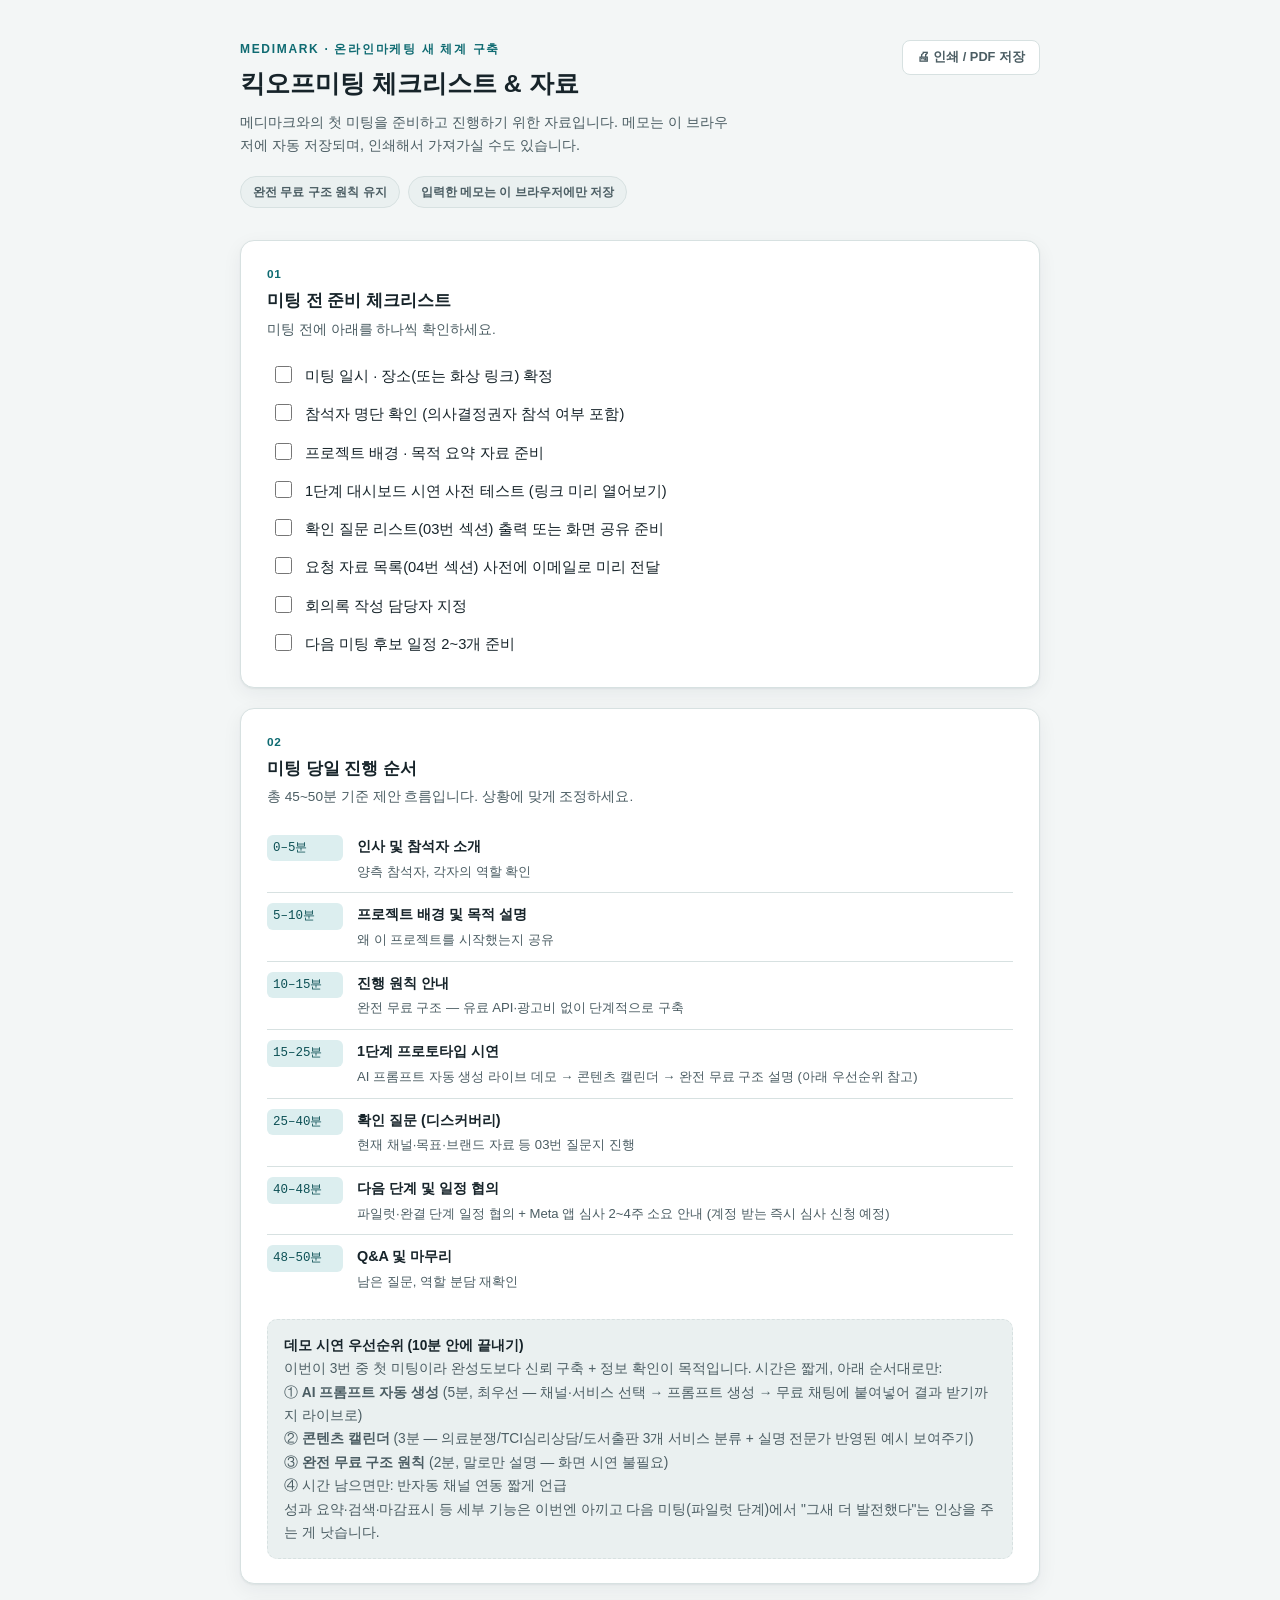
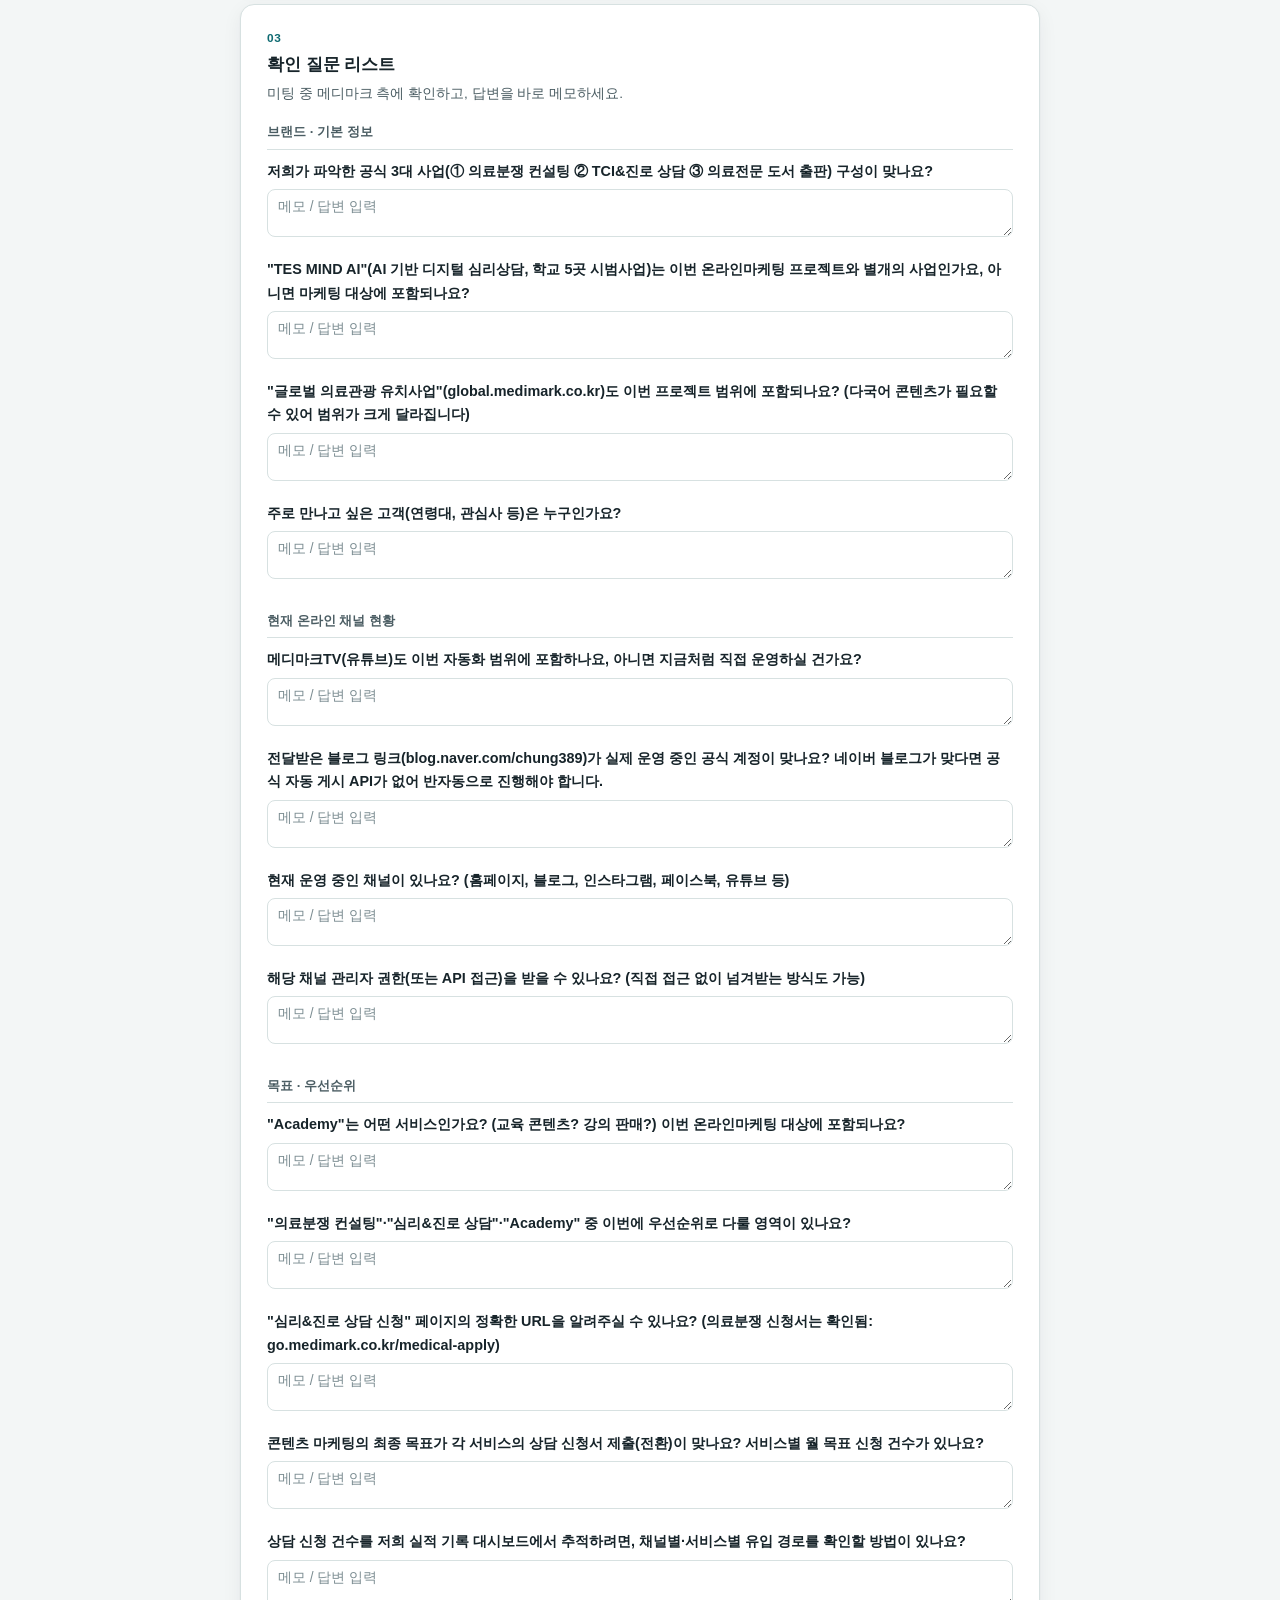
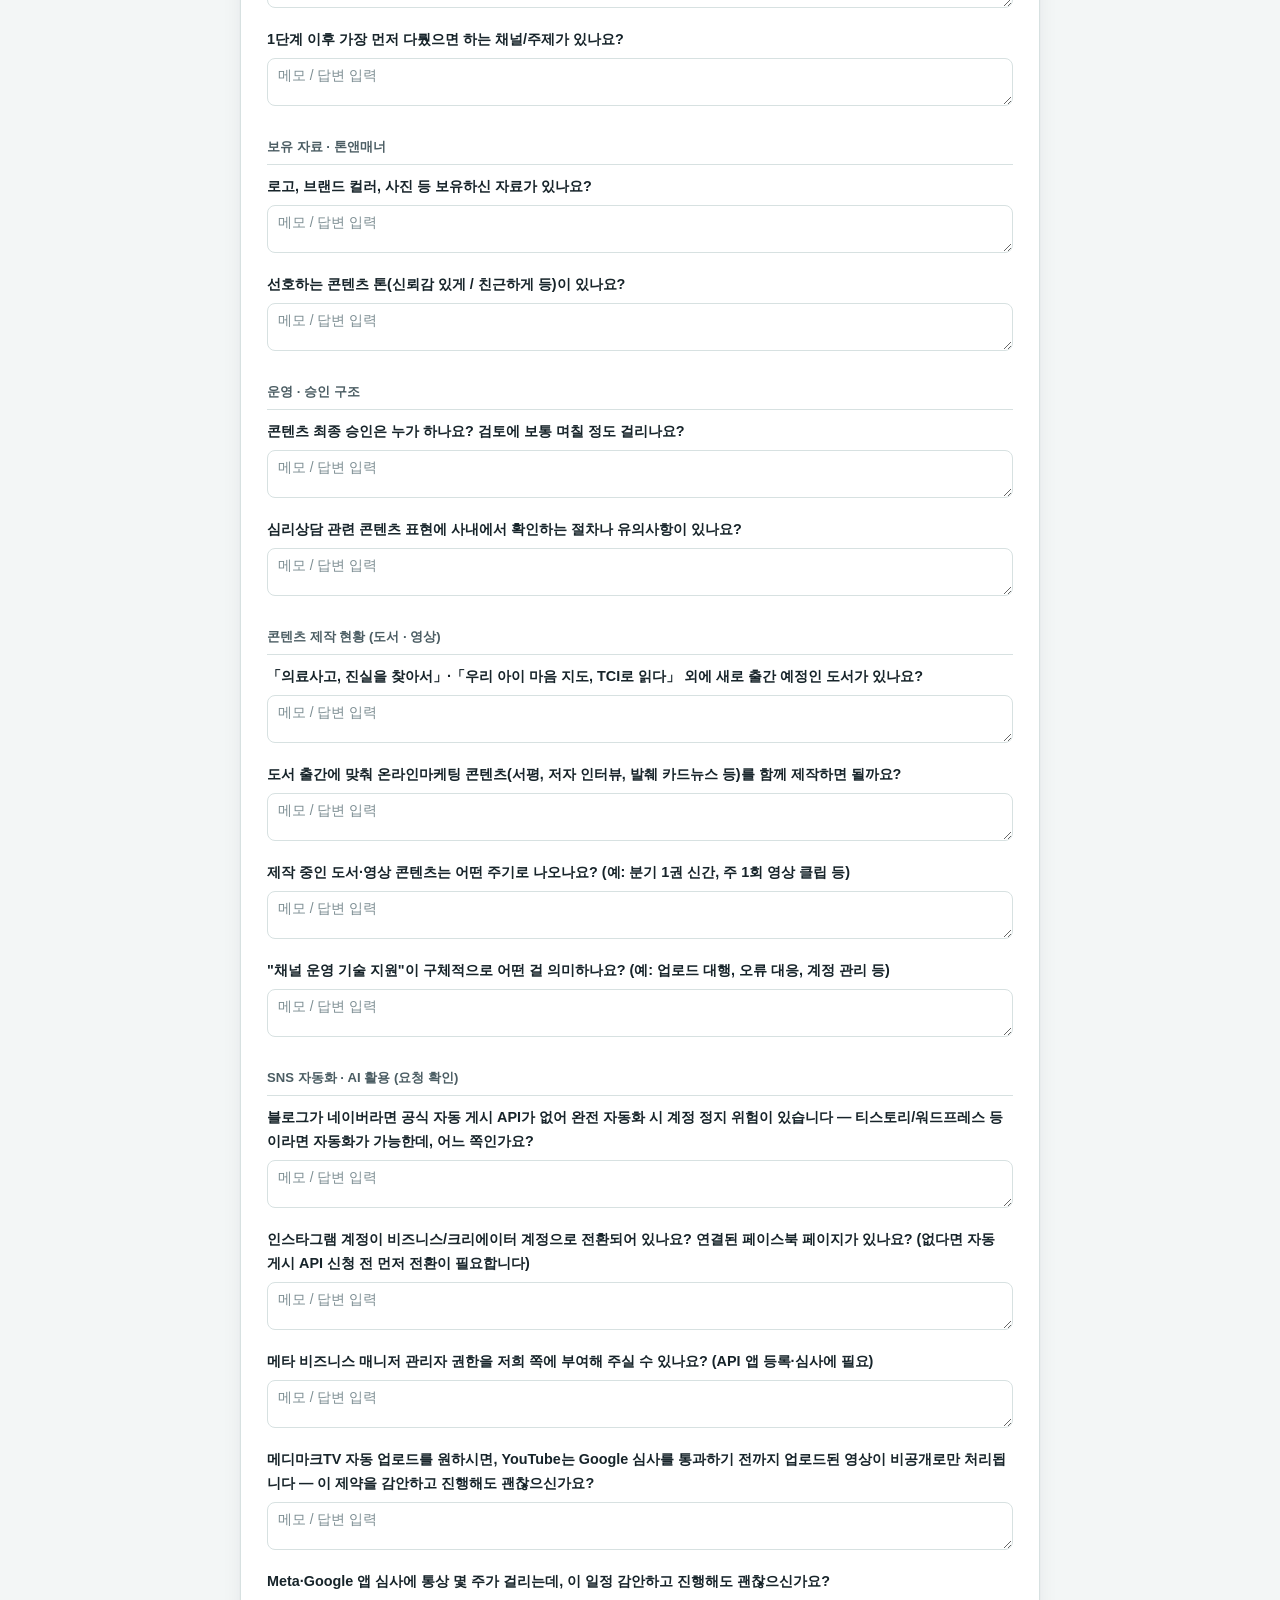
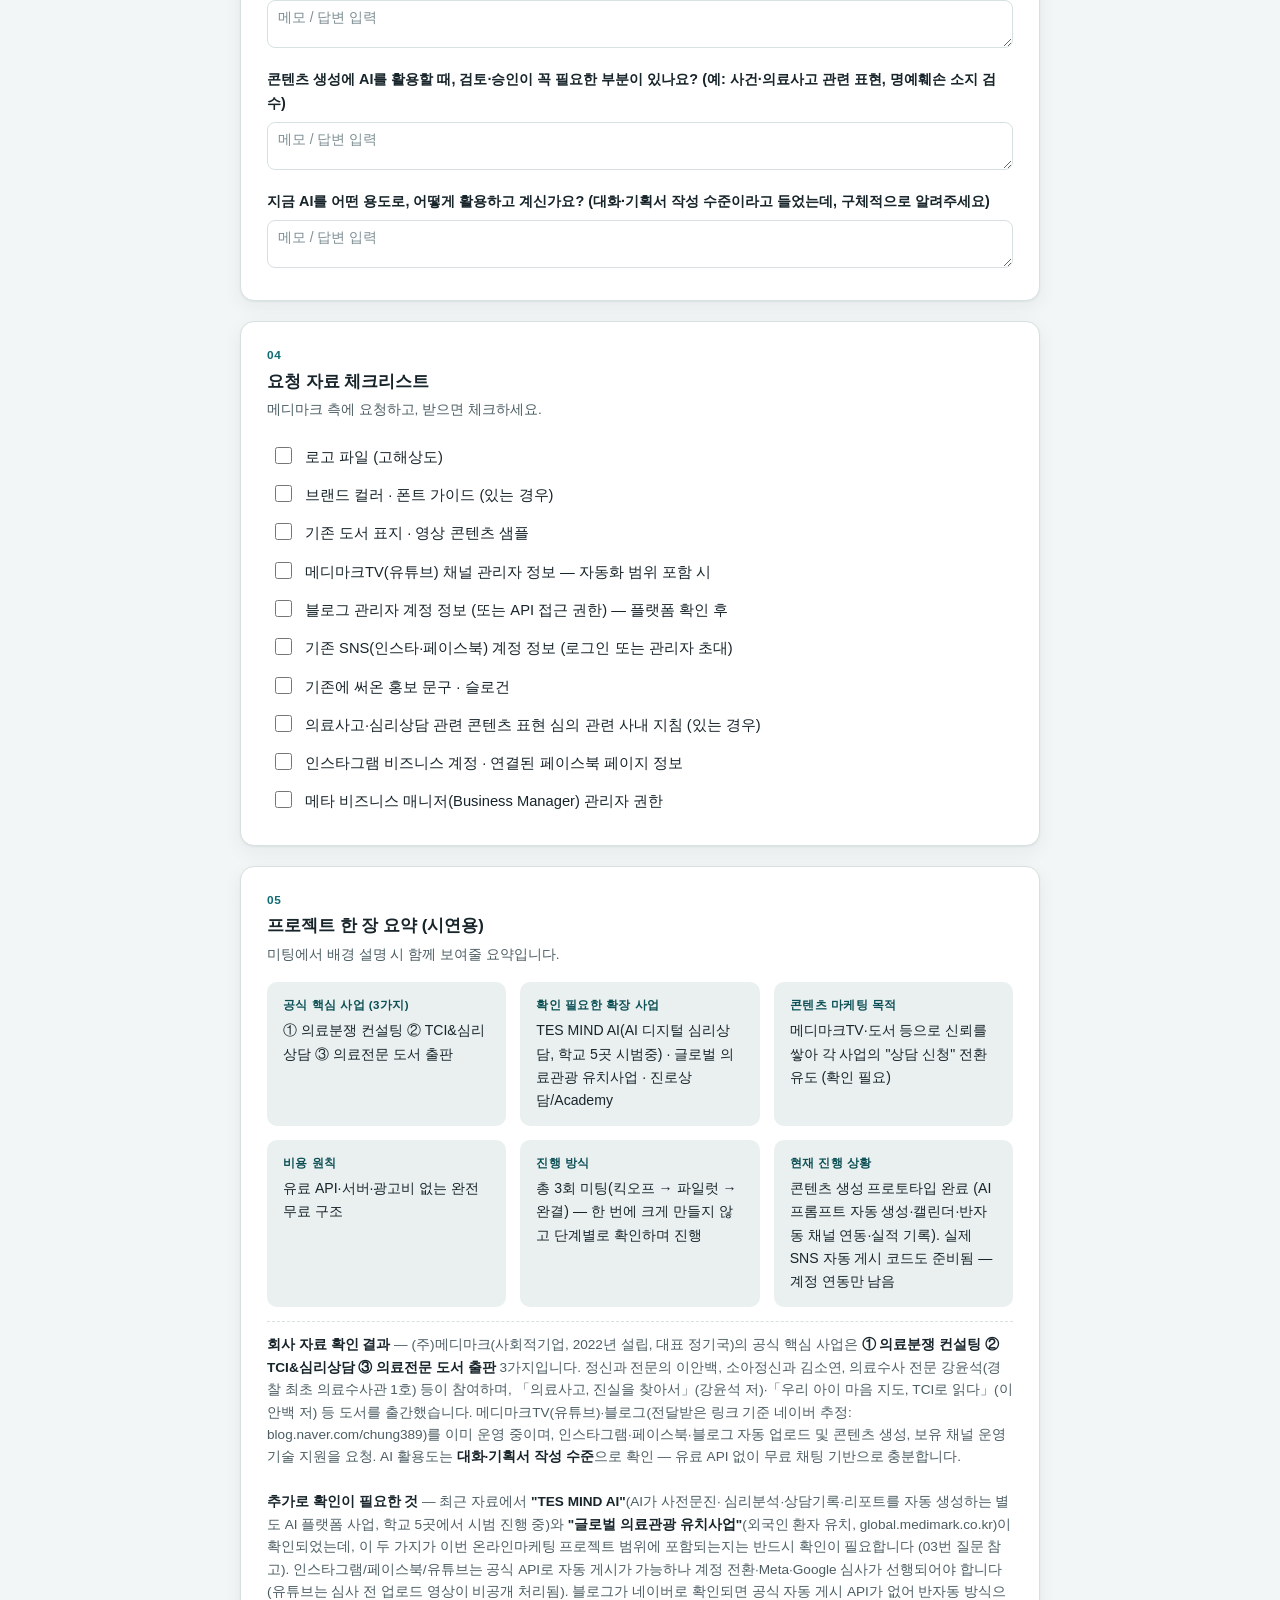
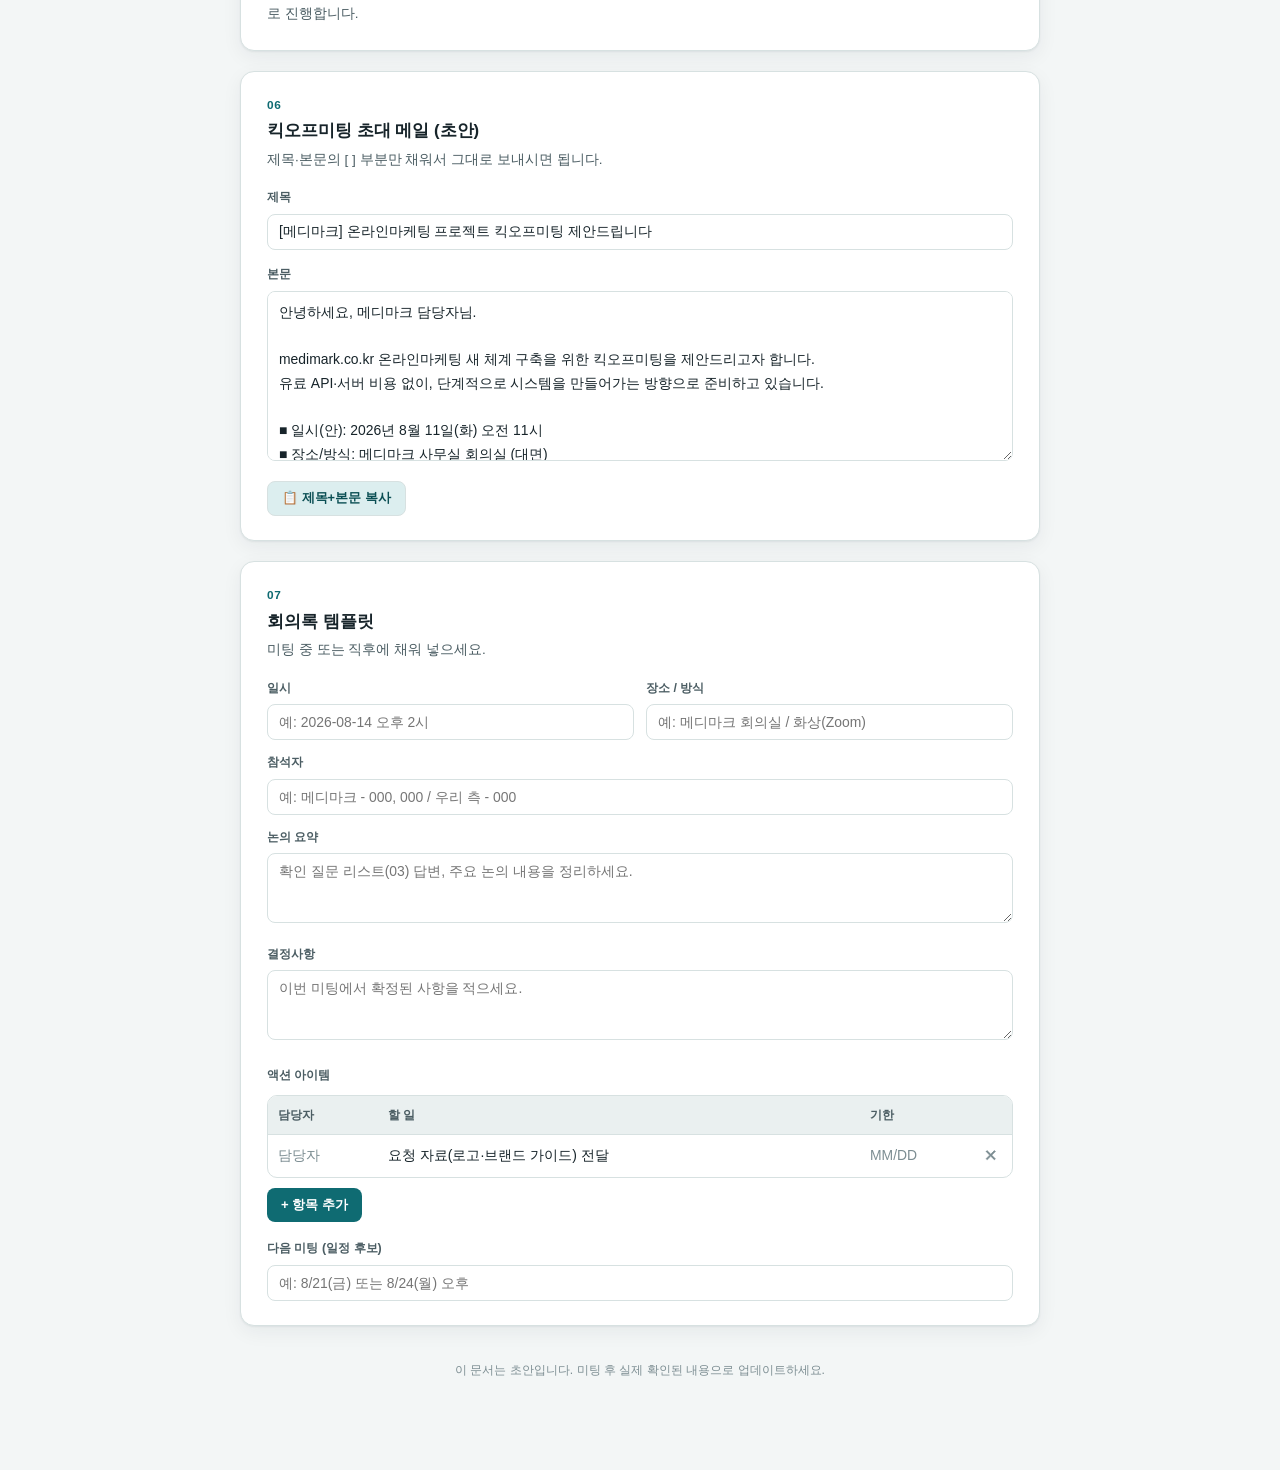
<file: medimark1updated (8)/kickoff.html>
<!DOCTYPE html>
<html lang="ko">
<head>
<meta charset="UTF-8">
<meta name="viewport" content="width=device-width, initial-scale=1.0">
<title>메디마크 킥오프미팅 체크리스트 &amp; 자료</title>
<style>
  :root {
    --bg: #F3F6F6;
    --surface: #FFFFFF;
    --surface-alt: #EAF0F0;
    --ink: #17242A;
    --ink-soft: #4B5D63;
    --ink-faint: #7C8D92;
    --accent: #0F6B72;
    --accent-strong: #0B4F54;
    --accent-soft-bg: #DCEEEF;
    --line: #D7E1E1;
    --good: #2E7D46;
    --good-bg: #DFF0E2;
    --shadow: 0 1px 2px rgba(15, 40, 43, 0.06), 0 6px 20px rgba(15, 40, 43, 0.06);
  }

  :root[data-theme="dark"] {
    --bg: #0E1416;
    --surface: #161F22;
    --surface-alt: #1D2A2D;
    --ink: #E4EDEE;
    --ink-soft: #9FB4B8;
    --ink-faint: #6F868A;
    --accent: #4FC7CF;
    --accent-strong: #7DDBE0;
    --accent-soft-bg: #16363A;
    --line: #2A3A3D;
    --good: #5FBD7A;
    --good-bg: #1C3324;
    --shadow: 0 1px 2px rgba(0, 0, 0, 0.3), 0 8px 24px rgba(0, 0, 0, 0.35);
  }

  @media (prefers-color-scheme: dark) {
    :root:not([data-theme="light"]) {
      --bg: #0E1416;
      --surface: #161F22;
      --surface-alt: #1D2A2D;
      --ink: #E4EDEE;
      --ink-soft: #9FB4B8;
      --ink-faint: #6F868A;
      --accent: #4FC7CF;
      --accent-strong: #7DDBE0;
      --accent-soft-bg: #16363A;
      --line: #2A3A3D;
      --good: #5FBD7A;
      --good-bg: #1C3324;
      --shadow: 0 1px 2px rgba(0, 0, 0, 0.3), 0 8px 24px rgba(0, 0, 0, 0.35);
    }
  }

  * { box-sizing: border-box; }
  html, body { margin: 0; background: var(--bg); color: var(--ink); }

  body {
    font-family: 'Apple SD Gothic Neo', 'Pretendard', '맑은 고딕', 'Malgun Gothic', -apple-system, sans-serif;
    line-height: 1.65;
    padding: 40px 20px 90px;
  }

  .wrap { max-width: 800px; margin: 0 auto; }

  .eyebrow {
    font-size: 0.75rem;
    font-weight: 700;
    letter-spacing: 0.14em;
    color: var(--accent);
    text-transform: uppercase;
  }

  h1 {
    font-size: 1.55rem;
    font-weight: 800;
    margin: 4px 0 6px;
    text-wrap: balance;
  }

  .sub {
    font-size: 0.9rem;
    color: var(--ink-soft);
    margin: 0 0 18px;
    max-width: 62ch;
  }

  .badges { display: flex; flex-wrap: wrap; gap: 8px; margin-bottom: 32px; }

  .badge {
    display: inline-flex;
    align-items: center;
    gap: 6px;
    font-size: 0.76rem;
    font-weight: 600;
    color: var(--ink-soft);
    background: var(--surface-alt);
    border: 1px solid var(--line);
    border-radius: 999px;
    padding: 5px 12px;
  }

  section.card {
    background: var(--surface);
    border: 1px solid var(--line);
    border-radius: 14px;
    box-shadow: var(--shadow);
    padding: 24px 26px;
    margin-bottom: 20px;
  }

  .card-head { margin-bottom: 16px; }
  .card-head .num {
    font-size: 0.74rem;
    font-weight: 700;
    color: var(--accent);
    letter-spacing: 0.06em;
    display: block;
    margin-bottom: 2px;
  }
  .card-head h2 { font-size: 1.05rem; font-weight: 700; margin: 0 0 4px; }
  .card-head p { margin: 0; font-size: 0.85rem; color: var(--ink-soft); }

  /* 체크리스트 아이템 */
  .check-item {
    display: flex;
    align-items: flex-start;
    gap: 10px;
    padding: 7px 4px;
    font-size: 0.92rem;
    border-radius: 6px;
    cursor: pointer;
  }
  .check-item:hover { background: var(--surface-alt); }
  .check-item input {
    width: 17px; height: 17px; margin-top: 2px;
    accent-color: var(--accent); flex-shrink: 0;
  }
  .check-item span.done { color: var(--ink-faint); text-decoration: line-through; }

  /* 아젠다 타임라인 */
  .agenda { list-style: none; margin: 0; padding: 0; }
  .agenda li {
    display: grid;
    grid-template-columns: 76px 1fr;
    gap: 14px;
    padding: 10px 0;
    border-bottom: 1px solid var(--line);
    font-size: 0.9rem;
  }
  .agenda li:last-child { border-bottom: none; }
  .agenda time {
    font-variant-numeric: tabular-nums;
    font-family: ui-monospace, 'SF Mono', 'Cascadia Code', Consolas, monospace;
    font-size: 0.78rem;
    color: var(--accent-strong);
    background: var(--accent-soft-bg);
    border-radius: 6px;
    padding: 3px 6px;
    height: fit-content;
    white-space: nowrap;
  }
  .agenda .label { font-weight: 600; }
  .agenda .desc { font-size: 0.82rem; color: var(--ink-soft); margin-top: 2px; }

  /* 질문 그룹 */
  .qgroup { margin-bottom: 22px; }
  .qgroup:last-child { margin-bottom: 0; }
  .qgroup h3 {
    font-size: 0.82rem; font-weight: 700; color: var(--ink-soft);
    margin: 0 0 10px; padding-bottom: 6px; border-bottom: 1px solid var(--line);
  }
  .qitem { margin-bottom: 12px; }
  .qitem:last-child { margin-bottom: 0; }
  .qitem .q { font-size: 0.9rem; font-weight: 600; margin-bottom: 6px; }
  .qitem textarea {
    width: 100%;
    min-height: 44px;
    resize: vertical;
    border: 1px solid var(--line);
    border-radius: 8px;
    padding: 8px 10px;
    font-family: inherit;
    font-size: 0.86rem;
    background: var(--surface);
    color: var(--ink);
  }
  .qitem textarea::placeholder { color: var(--ink-faint); }
  .qitem textarea:focus { outline: none; box-shadow: 0 0 0 2px var(--accent); }

  /* 요약 카드 */
  .summary-grid {
    display: grid;
    grid-template-columns: repeat(auto-fit, minmax(200px, 1fr));
    gap: 14px;
  }
  .summary-tile {
    background: var(--surface-alt);
    border-radius: 10px;
    padding: 14px 16px;
  }
  .summary-tile .k {
    font-size: 0.72rem; font-weight: 700; letter-spacing: 0.04em;
    color: var(--accent-strong); text-transform: uppercase; margin-bottom: 4px;
  }
  .summary-tile .v { font-size: 0.88rem; color: var(--ink); }

  .link-line {
    margin-top: 14px;
    font-size: 0.85rem;
    color: var(--ink-soft);
    padding-top: 12px;
    border-top: 1px dashed var(--line);
  }
  .link-line strong { color: var(--ink); }

  .progress-chip {
    display: inline-block;
    font-size: 0.76rem;
    font-weight: 700;
    color: var(--good);
    background: var(--good-bg);
    border-radius: 999px;
    padding: 3px 10px;
    margin-top: 6px;
  }

  footer {
    text-align: center;
    font-size: 0.76rem;
    color: var(--ink-faint);
    margin-top: 34px;
  }

  .print-btn {
    border: 1px solid var(--line);
    background: var(--surface);
    color: var(--ink-soft);
    font-size: 0.8rem;
    font-weight: 600;
    padding: 8px 14px;
    border-radius: 8px;
    cursor: pointer;
  }
  .print-btn:hover { color: var(--accent-strong); border-color: var(--accent); }

  .top-row {
    display: flex;
    justify-content: space-between;
    align-items: flex-start;
    gap: 16px;
    flex-wrap: wrap;
  }

  /* ── 초대 메일 ── */
  .email-field { margin-bottom: 14px; }
  .email-field:last-of-type { margin-bottom: 0; }
  .email-field label {
    display: block;
    font-size: 0.78rem;
    font-weight: 700;
    color: var(--ink-soft);
    margin-bottom: 6px;
  }
  .email-field input,
  .email-field textarea {
    width: 100%;
    border: 1px solid var(--line);
    border-radius: 8px;
    padding: 9px 11px;
    font-family: inherit;
    font-size: 0.87rem;
    background: var(--surface);
    color: var(--ink);
    resize: vertical;
  }
  .email-field textarea { min-height: 170px; line-height: 1.7; }
  .email-field input:focus, .email-field textarea:focus {
    outline: none;
    box-shadow: 0 0 0 2px var(--accent);
  }

  .copy-btn {
    border: 1px solid var(--line);
    background: var(--accent-soft-bg);
    color: var(--accent-strong);
    font-size: 0.8rem;
    font-weight: 700;
    padding: 8px 14px;
    border-radius: 8px;
    cursor: pointer;
    margin-top: 12px;
  }
  .copy-btn:hover { border-color: var(--accent); }
  .copy-btn.copied { background: var(--good-bg); color: var(--good); border-color: transparent; }

  /* ── 회의록 템플릿 ── */
  .minutes-grid {
    display: grid;
    grid-template-columns: 1fr 1fr;
    gap: 12px;
    margin-bottom: 16px;
  }
  .minutes-field label {
    display: block;
    font-size: 0.78rem;
    font-weight: 700;
    color: var(--ink-soft);
    margin-bottom: 6px;
  }
  .minutes-field input, .minutes-field textarea {
    width: 100%;
    border: 1px solid var(--line);
    border-radius: 8px;
    padding: 9px 11px;
    font-family: inherit;
    font-size: 0.87rem;
    background: var(--surface);
    color: var(--ink);
    resize: vertical;
  }
  .minutes-field textarea { min-height: 70px; }
  .minutes-field input:focus, .minutes-field textarea:focus {
    outline: none;
    box-shadow: 0 0 0 2px var(--accent);
  }
  .minutes-field.full { grid-column: 1 / -1; }

  .table-scroll { overflow-x: auto; border: 1px solid var(--line); border-radius: 10px; }
  table.actions-table { width: 100%; border-collapse: collapse; font-size: 0.87rem; min-width: 480px; }
  table.actions-table th, table.actions-table td {
    border-bottom: 1px solid var(--line);
    padding: 9px 10px;
    text-align: left;
    vertical-align: top;
  }
  table.actions-table tr:last-child td { border-bottom: none; }
  table.actions-table th {
    background: var(--surface-alt);
    color: var(--ink-soft);
    font-weight: 600;
    font-size: 0.76rem;
  }
  table.actions-table td[contenteditable="true"] {
    outline: none; border-radius: 4px; min-width: 60px;
  }
  table.actions-table td[contenteditable="true"]:focus {
    background: var(--accent-soft-bg);
    box-shadow: 0 0 0 2px var(--accent) inset;
  }
  table.actions-table td[contenteditable="true"]:empty::before {
    content: attr(data-placeholder); color: var(--ink-faint);
  }
  .a-row-del {
    border: none; background: transparent; color: var(--ink-faint);
    cursor: pointer; font-size: 0.9rem; padding: 4px; border-radius: 6px;
  }
  .a-row-del:hover { color: #B23B3B; background: #F6E3E3; }
  .btn-add-row {
    border: none; background: var(--accent); color: #fff;
    border-radius: 8px; padding: 8px 14px; font-size: 0.82rem;
    font-weight: 700; cursor: pointer; margin-top: 10px; font-family: inherit;
  }
  .btn-add-row:hover { background: var(--accent-strong); }

  @media (max-width: 520px) {
    .minutes-grid { grid-template-columns: 1fr; }
  }

  @media print {
    body { background: #fff; padding: 0; color: #000; }
    .badges, .print-btn, .qitem textarea:placeholder-shown { }
    .print-btn { display: none; }
    section.card { box-shadow: none; border: 1px solid #ccc; break-inside: avoid; }
    a[href]:after { content: ""; }
  }
</style>
</head>
<body>
<div class="wrap">
  <div class="top-row">
    <div>
      <div class="eyebrow">MEDIMARK · 온라인마케팅 새 체계 구축</div>
      <h1>킥오프미팅 체크리스트 &amp; 자료</h1>
      <p class="sub">메디마크와의 첫 미팅을 준비하고 진행하기 위한 자료입니다. 메모는 이 브라우저에 자동 저장되며, 인쇄해서 가져가실 수도 있습니다.</p>
    </div>
    <button class="print-btn" onclick="window.print()">🖨 인쇄 / PDF 저장</button>
  </div>

  <div class="badges">
    <span class="badge">완전 무료 구조 원칙 유지</span>
    <span class="badge">입력한 메모는 이 브라우저에만 저장</span>
  </div>

  <!-- 1. 사전 준비 체크리스트 -->
  <section class="card">
    <div class="card-head">
      <span class="num">01</span>
      <h2>미팅 전 준비 체크리스트</h2>
      <p>미팅 전에 아래를 하나씩 확인하세요.</p>
    </div>
    <div id="prepChecklist"></div>
  </section>

  <!-- 2. 아젠다 -->
  <section class="card">
    <div class="card-head">
      <span class="num">02</span>
      <h2>미팅 당일 진행 순서</h2>
      <p>총 45~50분 기준 제안 흐름입니다. 상황에 맞게 조정하세요.</p>
    </div>
    <ul class="agenda" id="agendaList"></ul>

    <div style="margin-top:16px; background:var(--surface-alt); border:1px dashed var(--line); border-radius:10px; padding:14px 16px; font-size:0.86rem; color:var(--ink-soft); line-height:1.7;">
      <strong style="color:var(--ink);">데모 시연 우선순위 (10분 안에 끝내기)</strong><br>
      이번이 3번 중 첫 미팅이라 완성도보다 신뢰 구축 + 정보 확인이 목적입니다. 시간은 짧게, 아래 순서대로만:<br>
      ① <strong>AI 프롬프트 자동 생성</strong> (5분, 최우선 — 채널·서비스 선택 → 프롬프트 생성 → 무료 채팅에 붙여넣어 결과 받기까지 라이브로)<br>
      ② <strong>콘텐츠 캘린더</strong> (3분 — 의료분쟁/TCI심리상담/도서출판 3개 서비스 분류 + 실명 전문가 반영된 예시 보여주기)<br>
      ③ <strong>완전 무료 구조 원칙</strong> (2분, 말로만 설명 — 화면 시연 불필요)<br>
      ④ 시간 남으면만: 반자동 채널 연동 짧게 언급<br>
      성과 요약·검색·마감표시 등 세부 기능은 이번엔 아끼고 다음 미팅(파일럿 단계)에서 "그새 더 발전했다"는 인상을 주는 게 낫습니다.
    </div>
  </section>

  <!-- 3. 디스커버리 질문 -->
  <section class="card">
    <div class="card-head">
      <span class="num">03</span>
      <h2>확인 질문 리스트</h2>
      <p>미팅 중 메디마크 측에 확인하고, 답변을 바로 메모하세요.</p>
    </div>
    <div id="questionArea"></div>
  </section>

  <!-- 4. 요청 자료 -->
  <section class="card">
    <div class="card-head">
      <span class="num">04</span>
      <h2>요청 자료 체크리스트</h2>
      <p>메디마크 측에 요청하고, 받으면 체크하세요.</p>
    </div>
    <div id="assetChecklist"></div>
  </section>

  <!-- 5. 한 장 요약 -->
  <section class="card">
    <div class="card-head">
      <span class="num">05</span>
      <h2>프로젝트 한 장 요약 (시연용)</h2>
      <p>미팅에서 배경 설명 시 함께 보여줄 요약입니다.</p>
    </div>
    <div class="summary-grid">
      <div class="summary-tile">
        <div class="k">공식 핵심 사업 (3가지)</div>
        <div class="v">① 의료분쟁 컨설팅 ② TCI&amp;심리상담 ③ 의료전문 도서 출판</div>
      </div>
      <div class="summary-tile">
        <div class="k">확인 필요한 확장 사업</div>
        <div class="v">TES MIND AI(AI 디지털 심리상담, 학교 5곳 시범중) · 글로벌 의료관광 유치사업 · 진로상담/Academy</div>
      </div>
      <div class="summary-tile">
        <div class="k">콘텐츠 마케팅 목적</div>
        <div class="v">메디마크TV·도서 등으로 신뢰를 쌓아 각 사업의 "상담 신청" 전환 유도 (확인 필요)</div>
      </div>
      <div class="summary-tile">
        <div class="k">비용 원칙</div>
        <div class="v">유료 API·서버·광고비 없는 완전 무료 구조</div>
      </div>
      <div class="summary-tile">
        <div class="k">진행 방식</div>
        <div class="v">총 3회 미팅(킥오프 → 파일럿 → 완결) — 한 번에 크게 만들지 않고 단계별로 확인하며 진행</div>
      </div>
      <div class="summary-tile">
        <div class="k">현재 진행 상황</div>
        <div class="v">콘텐츠 생성 프로토타입 완료 (AI 프롬프트 자동 생성·캘린더·반자동 채널 연동·실적 기록). 실제 SNS 자동 게시 코드도 준비됨 — 계정 연동만 남음</div>
      </div>
    </div>
    <div class="link-line">
      <strong>회사 자료 확인 결과</strong> &mdash; (주)메디마크(사회적기업, 2022년 설립, 대표 정기국)의
      공식 핵심 사업은 <strong>① 의료분쟁 컨설팅 ② TCI&amp;심리상담 ③ 의료전문 도서 출판</strong> 3가지입니다.
      정신과 전문의 이안백, 소아정신과 김소연, 의료수사 전문 강윤석(경찰 최초 의료수사관 1호) 등이 참여하며,
      「의료사고, 진실을 찾아서」(강윤석 저)·「우리 아이 마음 지도, TCI로 읽다」(이안백 저) 등 도서를 출간했습니다.
      메디마크TV(유튜브)·블로그(전달받은 링크 기준 네이버 추정: blog.naver.com/chung389)를 이미 운영 중이며,
      인스타그램·페이스북·블로그 자동 업로드 및 콘텐츠 생성, 보유 채널 운영 기술 지원을 요청.
      AI 활용도는 <strong>대화·기획서 작성 수준</strong>으로 확인 — 유료 API 없이 무료 채팅 기반으로 충분합니다.
      <br><br>
      <strong>추가로 확인이 필요한 것</strong> &mdash; 최근 자료에서 <strong>"TES MIND AI"</strong>(AI가 사전문진·
      심리분석·상담기록·리포트를 자동 생성하는 별도 AI 플랫폼 사업, 학교 5곳에서 시범 진행 중)와
      <strong>"글로벌 의료관광 유치사업"</strong>(외국인 환자 유치, global.medimark.co.kr)이 확인되었는데,
      이 두 가지가 이번 온라인마케팅 프로젝트 범위에 포함되는지는 반드시 확인이 필요합니다 (03번 질문 참고).
      인스타그램/페이스북/유튜브는 공식 API로 자동 게시가 가능하나 계정 전환·Meta·Google 심사가 선행되어야 합니다
      (유튜브는 심사 전 업로드 영상이 비공개 처리됨). 블로그가 네이버로 확인되면 공식 자동 게시 API가 없어
      반자동 방식으로 진행합니다.
    </div>
  </section>

  <!-- 6. 초대 메일 초안 -->
  <section class="card">
    <div class="card-head">
      <span class="num">06</span>
      <h2>킥오프미팅 초대 메일 (초안)</h2>
      <p>제목·본문의 [ ] 부분만 채워서 그대로 보내시면 됩니다.</p>
    </div>

    <div class="email-field">
      <label for="emailSubject">제목</label>
      <input id="emailSubject" type="text">
    </div>
    <div class="email-field">
      <label for="emailBody">본문</label>
      <textarea id="emailBody"></textarea>
    </div>
    <button class="copy-btn" id="emailCopyBtn">📋 제목+본문 복사</button>
  </section>

  <!-- 7. 회의록 템플릿 -->
  <section class="card">
    <div class="card-head">
      <span class="num">07</span>
      <h2>회의록 템플릿</h2>
      <p>미팅 중 또는 직후에 채워 넣으세요.</p>
    </div>

    <div class="minutes-grid">
      <div class="minutes-field">
        <label for="minDate">일시</label>
        <input id="minDate" type="text" placeholder="예: 2026-08-14 오후 2시">
      </div>
      <div class="minutes-field">
        <label for="minPlace">장소 / 방식</label>
        <input id="minPlace" type="text" placeholder="예: 메디마크 회의실 / 화상(Zoom)">
      </div>
      <div class="minutes-field full">
        <label for="minAttendees">참석자</label>
        <input id="minAttendees" type="text" placeholder="예: 메디마크 - 000, 000 / 우리 측 - 000">
      </div>
      <div class="minutes-field full">
        <label for="minSummary">논의 요약</label>
        <textarea id="minSummary" placeholder="확인 질문 리스트(03) 답변, 주요 논의 내용을 정리하세요."></textarea>
      </div>
      <div class="minutes-field full">
        <label for="minDecisions">결정사항</label>
        <textarea id="minDecisions" placeholder="이번 미팅에서 확정된 사항을 적으세요."></textarea>
      </div>
    </div>

    <div class="minutes-field full" style="margin-bottom: 10px;">
      <label>액션 아이템</label>
    </div>
    <div class="table-scroll">
      <table class="actions-table" id="actionsTable">
        <thead>
          <tr>
            <th style="width:110px;">담당자</th>
            <th>할 일</th>
            <th style="width:110px;">기한</th>
            <th style="width:32px;"></th>
          </tr>
        </thead>
        <tbody id="actionsBody"></tbody>
      </table>
    </div>
    <button class="btn-add-row" id="addActionBtn">+ 항목 추가</button>

    <div class="minutes-field full" style="margin-top: 16px;">
      <label for="minNext">다음 미팅 (일정 후보)</label>
      <input id="minNext" type="text" placeholder="예: 8/21(금) 또는 8/24(월) 오후">
    </div>
  </section>

  <footer>이 문서는 초안입니다. 미팅 후 실제 확인된 내용으로 업데이트하세요.</footer>
</div>

<script>
(function () {
  var PREP_KEY = 'medimark_kickoff_prep_v1';
  var ASSET_KEY = 'medimark_kickoff_assets_v1';
  var NOTES_KEY = 'medimark_kickoff_notes_v1';

  function loadJSON(key) {
    try { var raw = localStorage.getItem(key); return raw ? JSON.parse(raw) : {}; }
    catch (e) { return {}; }
  }
  function saveJSON(key, obj) { localStorage.setItem(key, JSON.stringify(obj)); }

  /* ===== 1. 사전 준비 체크리스트 ===== */
  var prepItems = [
    '미팅 일시 · 장소(또는 화상 링크) 확정',
    '참석자 명단 확인 (의사결정권자 참석 여부 포함)',
    '프로젝트 배경 · 목적 요약 자료 준비',
    '1단계 대시보드 시연 사전 테스트 (링크 미리 열어보기)',
    '확인 질문 리스트(03번 섹션) 출력 또는 화면 공유 준비',
    '요청 자료 목록(04번 섹션) 사전에 이메일로 미리 전달',
    '회의록 작성 담당자 지정',
    '다음 미팅 후보 일정 2~3개 준비'
  ];

  function renderChecklist(containerId, items, storageKey) {
    var area = document.getElementById(containerId);
    var state = loadJSON(storageKey);
    area.innerHTML = '';
    items.forEach(function (label, i) {
      var key = 'i' + i;
      var wrap = document.createElement('label');
      wrap.className = 'check-item';

      var input = document.createElement('input');
      input.type = 'checkbox';
      input.checked = !!state[key];

      var span = document.createElement('span');
      span.textContent = label;
      if (input.checked) span.classList.add('done');

      input.addEventListener('change', function () {
        var s = loadJSON(storageKey);
        s[key] = input.checked;
        saveJSON(storageKey, s);
        span.classList.toggle('done', input.checked);
      });

      wrap.appendChild(input);
      wrap.appendChild(span);
      area.appendChild(wrap);
    });
  }

  renderChecklist('prepChecklist', prepItems, PREP_KEY);

  /* ===== 2. 아젠다 ===== */
  var agenda = [
    { time: '0–5분', label: '인사 및 참석자 소개', desc: '양측 참석자, 각자의 역할 확인' },
    { time: '5–10분', label: '프로젝트 배경 및 목적 설명', desc: '왜 이 프로젝트를 시작했는지 공유' },
    { time: '10–15분', label: '진행 원칙 안내', desc: '완전 무료 구조 — 유료 API·광고비 없이 단계적으로 구축' },
    { time: '15–25분', label: '1단계 프로토타입 시연', desc: 'AI 프롬프트 자동 생성 라이브 데모 → 콘텐츠 캘린더 → 완전 무료 구조 설명 (아래 우선순위 참고)' },
    { time: '25–40분', label: '확인 질문 (디스커버리)', desc: '현재 채널·목표·브랜드 자료 등 03번 질문지 진행' },
    { time: '40–48분', label: '다음 단계 및 일정 협의', desc: '파일럿·완결 단계 일정 협의 + Meta 앱 심사 2~4주 소요 안내 (계정 받는 즉시 심사 신청 예정)' },
    { time: '48–50분', label: 'Q&A 및 마무리', desc: '남은 질문, 역할 분담 재확인' }
  ];

  var agendaList = document.getElementById('agendaList');
  agenda.forEach(function (a) {
    var li = document.createElement('li');
    li.innerHTML =
      '<time>' + a.time + '</time>' +
      '<div><div class="label">' + a.label + '</div><div class="desc">' + a.desc + '</div></div>';
    agendaList.appendChild(li);
  });

  /* ===== 3. 확인 질문 (메모 가능) ===== */
  var questionGroups = [
    {
      group: '브랜드 · 기본 정보',
      items: [
        '저희가 파악한 공식 3대 사업(① 의료분쟁 컨설팅 ② TCI&진로 상담 ③ 의료전문 도서 출판) 구성이 맞나요?',
        '"TES MIND AI"(AI 기반 디지털 심리상담, 학교 5곳 시범사업)는 이번 온라인마케팅 프로젝트와 별개의 사업인가요, 아니면 마케팅 대상에 포함되나요?',
        '"글로벌 의료관광 유치사업"(global.medimark.co.kr)도 이번 프로젝트 범위에 포함되나요? (다국어 콘텐츠가 필요할 수 있어 범위가 크게 달라집니다)',
        '주로 만나고 싶은 고객(연령대, 관심사 등)은 누구인가요?'
      ]
    },
    {
      group: '현재 온라인 채널 현황',
      items: [
        '메디마크TV(유튜브)도 이번 자동화 범위에 포함하나요, 아니면 지금처럼 직접 운영하실 건가요?',
        '전달받은 블로그 링크(blog.naver.com/chung389)가 실제 운영 중인 공식 계정이 맞나요? 네이버 블로그가 맞다면 공식 자동 게시 API가 없어 반자동으로 진행해야 합니다.',
        '현재 운영 중인 채널이 있나요? (홈페이지, 블로그, 인스타그램, 페이스북, 유튜브 등)',
        '해당 채널 관리자 권한(또는 API 접근)을 받을 수 있나요? (직접 접근 없이 넘겨받는 방식도 가능)'
      ]
    },
    {
      group: '목표 · 우선순위',
      items: [
        '"Academy"는 어떤 서비스인가요? (교육 콘텐츠? 강의 판매?) 이번 온라인마케팅 대상에 포함되나요?',
        '"의료분쟁 컨설팅"·"심리&진로 상담"·"Academy" 중 이번에 우선순위로 다룰 영역이 있나요?',
        '"심리&진로 상담 신청" 페이지의 정확한 URL을 알려주실 수 있나요? (의료분쟁 신청서는 확인됨: go.medimark.co.kr/medical-apply)',
        '콘텐츠 마케팅의 최종 목표가 각 서비스의 상담 신청서 제출(전환)이 맞나요? 서비스별 월 목표 신청 건수가 있나요?',
        '상담 신청 건수를 저희 실적 기록 대시보드에서 추적하려면, 채널별·서비스별 유입 경로를 확인할 방법이 있나요?',
        '1단계 이후 가장 먼저 다뤘으면 하는 채널/주제가 있나요?'
      ]
    },
    {
      group: '보유 자료 · 톤앤매너',
      items: [
        '로고, 브랜드 컬러, 사진 등 보유하신 자료가 있나요?',
        '선호하는 콘텐츠 톤(신뢰감 있게 / 친근하게 등)이 있나요?'
      ]
    },
    {
      group: '운영 · 승인 구조',
      items: [
        '콘텐츠 최종 승인은 누가 하나요? 검토에 보통 며칠 정도 걸리나요?',
        '심리상담 관련 콘텐츠 표현에 사내에서 확인하는 절차나 유의사항이 있나요?'
      ]
    },
    {
      group: '콘텐츠 제작 현황 (도서 · 영상)',
      items: [
        '「의료사고, 진실을 찾아서」·「우리 아이 마음 지도, TCI로 읽다」 외에 새로 출간 예정인 도서가 있나요?',
        '도서 출간에 맞춰 온라인마케팅 콘텐츠(서평, 저자 인터뷰, 발췌 카드뉴스 등)를 함께 제작하면 될까요?',
        '제작 중인 도서·영상 콘텐츠는 어떤 주기로 나오나요? (예: 분기 1권 신간, 주 1회 영상 클립 등)',
        '"채널 운영 기술 지원"이 구체적으로 어떤 걸 의미하나요? (예: 업로드 대행, 오류 대응, 계정 관리 등)'
      ]
    },
    {
      group: 'SNS 자동화 · AI 활용 (요청 확인)',
      items: [
        '블로그가 네이버라면 공식 자동 게시 API가 없어 완전 자동화 시 계정 정지 위험이 있습니다 — 티스토리/워드프레스 등이라면 자동화가 가능한데, 어느 쪽인가요?',
        '인스타그램 계정이 비즈니스/크리에이터 계정으로 전환되어 있나요? 연결된 페이스북 페이지가 있나요? (없다면 자동 게시 API 신청 전 먼저 전환이 필요합니다)',
        '메타 비즈니스 매니저 관리자 권한을 저희 쪽에 부여해 주실 수 있나요? (API 앱 등록·심사에 필요)',
        '메디마크TV 자동 업로드를 원하시면, YouTube는 Google 심사를 통과하기 전까지 업로드된 영상이 비공개로만 처리됩니다 — 이 제약을 감안하고 진행해도 괜찮으신가요?',
        'Meta·Google 앱 심사에 통상 몇 주가 걸리는데, 이 일정 감안하고 진행해도 괜찮으신가요?',
        '콘텐츠 생성에 AI를 활용할 때, 검토·승인이 꼭 필요한 부분이 있나요? (예: 사건·의료사고 관련 표현, 명예훼손 소지 검수)',
        '지금 AI를 어떤 용도로, 어떻게 활용하고 계신가요? (대화·기획서 작성 수준이라고 들었는데, 구체적으로 알려주세요)'
      ]
    }
  ];

  var qArea = document.getElementById('questionArea');
  var notes = loadJSON(NOTES_KEY);
  var qi = 0;
  questionGroups.forEach(function (group) {
    var gEl = document.createElement('div');
    gEl.className = 'qgroup';
    var h3 = document.createElement('h3');
    h3.textContent = group.group;
    gEl.appendChild(h3);

    group.items.forEach(function (q) {
      var key = 'q' + qi; qi++;
      var itemEl = document.createElement('div');
      itemEl.className = 'qitem';

      var qLabel = document.createElement('div');
      qLabel.className = 'q';
      qLabel.textContent = q;

      var ta = document.createElement('textarea');
      ta.placeholder = '메모 / 답변 입력';
      ta.value = notes[key] || '';
      ta.addEventListener('input', function () {
        var n = loadJSON(NOTES_KEY);
        n[key] = ta.value;
        saveJSON(NOTES_KEY, n);
      });

      itemEl.appendChild(qLabel);
      itemEl.appendChild(ta);
      gEl.appendChild(itemEl);
    });

    qArea.appendChild(gEl);
  });

  /* ===== 4. 요청 자료 체크리스트 ===== */
  var assetItems = [
    '로고 파일 (고해상도)',
    '브랜드 컬러 · 폰트 가이드 (있는 경우)',
    '기존 도서 표지 · 영상 콘텐츠 샘플',
    '메디마크TV(유튜브) 채널 관리자 정보 — 자동화 범위 포함 시',
    '블로그 관리자 계정 정보 (또는 API 접근 권한) — 플랫폼 확인 후',
    '기존 SNS(인스타·페이스북) 계정 정보 (로그인 또는 관리자 초대)',
    '기존에 써온 홍보 문구 · 슬로건',
    '의료사고·심리상담 관련 콘텐츠 표현 심의 관련 사내 지침 (있는 경우)',
    '인스타그램 비즈니스 계정 · 연결된 페이스북 페이지 정보',
    '메타 비즈니스 매니저(Business Manager) 관리자 권한'
  ];
  renderChecklist('assetChecklist', assetItems, ASSET_KEY);

  /* ===== 6. 초대 메일 초안 ===== */
  var EMAIL_KEY = 'medimark_kickoff_email_v1';

  var defaultSubject = '[메디마크] 온라인마케팅 프로젝트 킥오프미팅 제안드립니다';
  var defaultBody =
    '안녕하세요, 메디마크 담당자님.\n\n' +
    'medimark.co.kr 온라인마케팅 새 체계 구축을 위한 킥오프미팅을 제안드리고자 합니다.\n' +
    '유료 API·서버 비용 없이, 단계적으로 시스템을 만들어가는 방향으로 준비하고 있습니다.\n\n' +
    '■ 일시(안): 2026년 8월 11일(화) 오전 11시\n' +
    '■ 장소/방식: 메디마크 사무실 회의실 (대면)\n' +
    '■ 소요 시간: 약 45~50분\n\n' +
    '■ 진행 순서\n' +
    '1) 프로젝트 배경 및 목적 설명\n' +
    '2) 진행 원칙 안내 (완전 무료 구조)\n' +
    '3) 1단계 데모앱 시연\n' +
    '4) 현재 채널(메디마크TV·인스타·페이스북·블로그) · 서비스별 목표 · 보유 자료 확인\n' +
    '5) 다음 단계 및 일정 협의\n\n' +
    '미팅 전 아래 자료가 있으시면 미리 공유해 주시면 준비에 큰 도움이 됩니다.\n' +
    '- 로고 파일, 브랜드 컬러 가이드\n' +
    '- 현재 운영 중인 채널 목록 (홈페이지, 블로그, SNS 등)\n\n' +
    '편하신 일정 알려주시면 맞춰서 조율하겠습니다.\n' +
    '감사합니다.\n\n' +
    '[보내는 사람 이름]';

  var emailSubjectEl = document.getElementById('emailSubject');
  var emailBodyEl = document.getElementById('emailBody');

  (function loadEmail() {
    var saved = loadJSON(EMAIL_KEY);
    emailSubjectEl.value = (saved && saved.subject) || defaultSubject;
    emailBodyEl.value = (saved && saved.body) || defaultBody;
  })();

  function persistEmail() {
    saveJSON(EMAIL_KEY, { subject: emailSubjectEl.value, body: emailBodyEl.value });
  }
  emailSubjectEl.addEventListener('input', persistEmail);
  emailBodyEl.addEventListener('input', persistEmail);

  document.getElementById('emailCopyBtn').addEventListener('click', function () {
    var text = '제목: ' + emailSubjectEl.value + '\n\n' + emailBodyEl.value;
    var btn = this;
    function showCopied() {
      var original = '📋 제목+본문 복사';
      btn.textContent = '✓ 복사됨';
      btn.classList.add('copied');
      setTimeout(function () { btn.textContent = original; btn.classList.remove('copied'); }, 1800);
    }
    if (navigator.clipboard && navigator.clipboard.writeText) {
      navigator.clipboard.writeText(text).then(showCopied, fallbackCopyText);
    } else {
      fallbackCopyText();
    }
    function fallbackCopyText() {
      var ta = document.createElement('textarea');
      ta.value = text;
      ta.style.position = 'fixed';
      ta.style.opacity = '0';
      document.body.appendChild(ta);
      ta.focus(); ta.select();
      try { document.execCommand('copy'); } catch (e) {}
      document.body.removeChild(ta);
      showCopied();
    }
  });

  /* ===== 7. 회의록 템플릿 ===== */
  var MINUTES_KEY = 'medimark_kickoff_minutes_v1';
  var ACTIONS_KEY = 'medimark_kickoff_actions_v1';

  var minutesFieldIds = ['minDate', 'minPlace', 'minAttendees', 'minSummary', 'minDecisions', 'minNext'];
  (function loadMinutes() {
    var saved = loadJSON(MINUTES_KEY);
    minutesFieldIds.forEach(function (id) {
      var el = document.getElementById(id);
      if (saved && typeof saved[id] === 'string') el.value = saved[id];
      el.addEventListener('input', function () {
        var s = loadJSON(MINUTES_KEY);
        s[id] = el.value;
        saveJSON(MINUTES_KEY, s);
      });
    });
  })();

  var defaultActions = [
    { owner: '', task: '요청 자료(로고·브랜드 가이드) 전달', due: '' }
  ];

  function loadActions() {
    try {
      var raw = localStorage.getItem(ACTIONS_KEY);
      return raw ? JSON.parse(raw) : defaultActions.slice();
    } catch (e) { return defaultActions.slice(); }
  }
  function saveActions(rows) { localStorage.setItem(ACTIONS_KEY, JSON.stringify(rows)); }

  function readActionRowsFromDOM() {
    var rows = [];
    document.querySelectorAll('#actionsBody tr').forEach(function (tr) {
      rows.push({
        owner: tr.querySelector('.a-owner').innerText.trim(),
        task: tr.querySelector('.a-task').innerText.trim(),
        due: tr.querySelector('.a-due').innerText.trim()
      });
    });
    return rows;
  }

  function persistActions() { saveActions(readActionRowsFromDOM()); }

  function renderActions(rows) {
    var body = document.getElementById('actionsBody');
    body.innerHTML = '';
    rows.forEach(function (row) {
      var tr = document.createElement('tr');
      tr.innerHTML =
        '<td class="a-owner" contenteditable="true" data-placeholder="담당자"></td>' +
        '<td class="a-task" contenteditable="true" data-placeholder="할 일"></td>' +
        '<td class="a-due" contenteditable="true" data-placeholder="MM/DD"></td>' +
        '<td><button class="a-row-del" title="삭제" aria-label="삭제">✕</button></td>';

      tr.querySelector('.a-owner').innerText = row.owner || '';
      tr.querySelector('.a-task').innerText = row.task || '';
      tr.querySelector('.a-due').innerText = row.due || '';

      tr.querySelectorAll('[contenteditable="true"]').forEach(function (cell) {
        cell.addEventListener('input', persistActions);
      });
      tr.querySelector('.a-row-del').addEventListener('click', function () {
        tr.remove();
        persistActions();
      });

      body.appendChild(tr);
    });
  }

  document.getElementById('addActionBtn').addEventListener('click', function () {
    var rows = readActionRowsFromDOM();
    rows.push({ owner: '', task: '', due: '' });
    renderActions(rows);
    saveActions(rows);
  });

  renderActions(loadActions());
})();
</script>
</body>
</html>
</file>
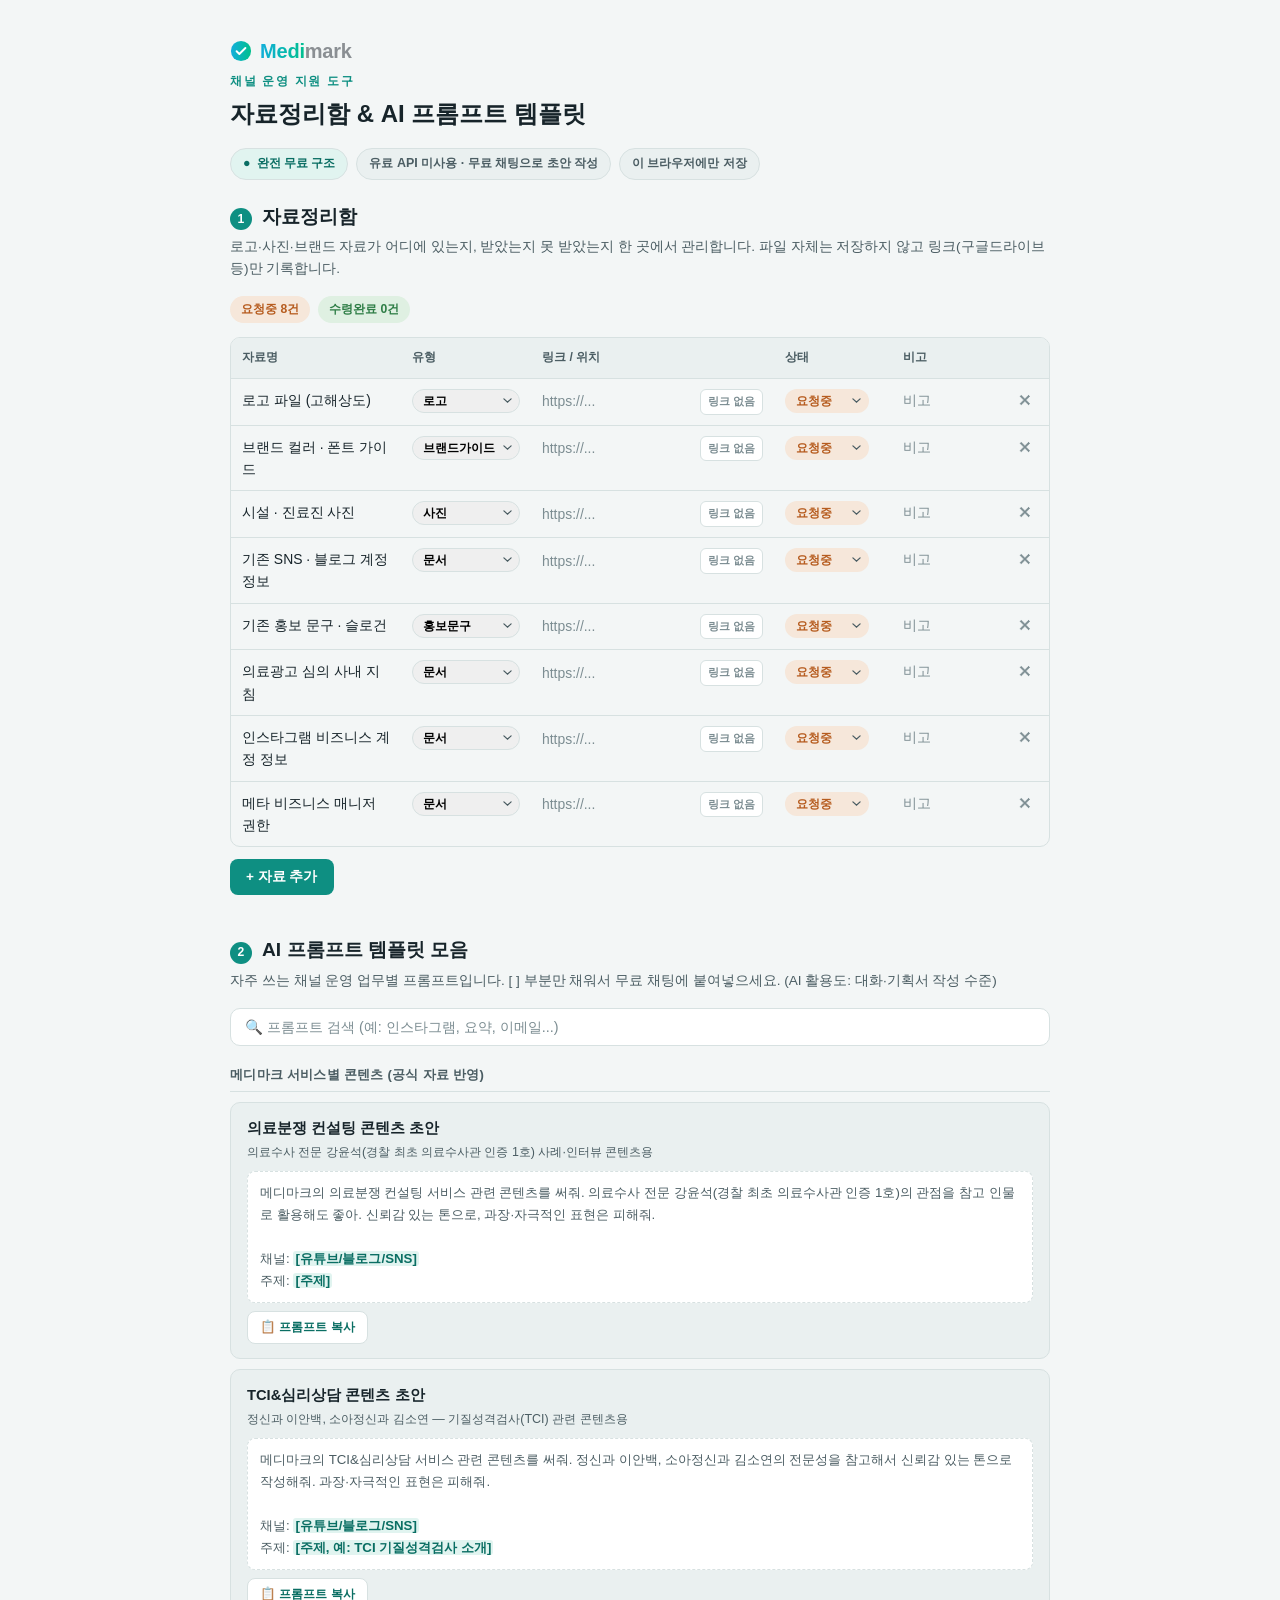
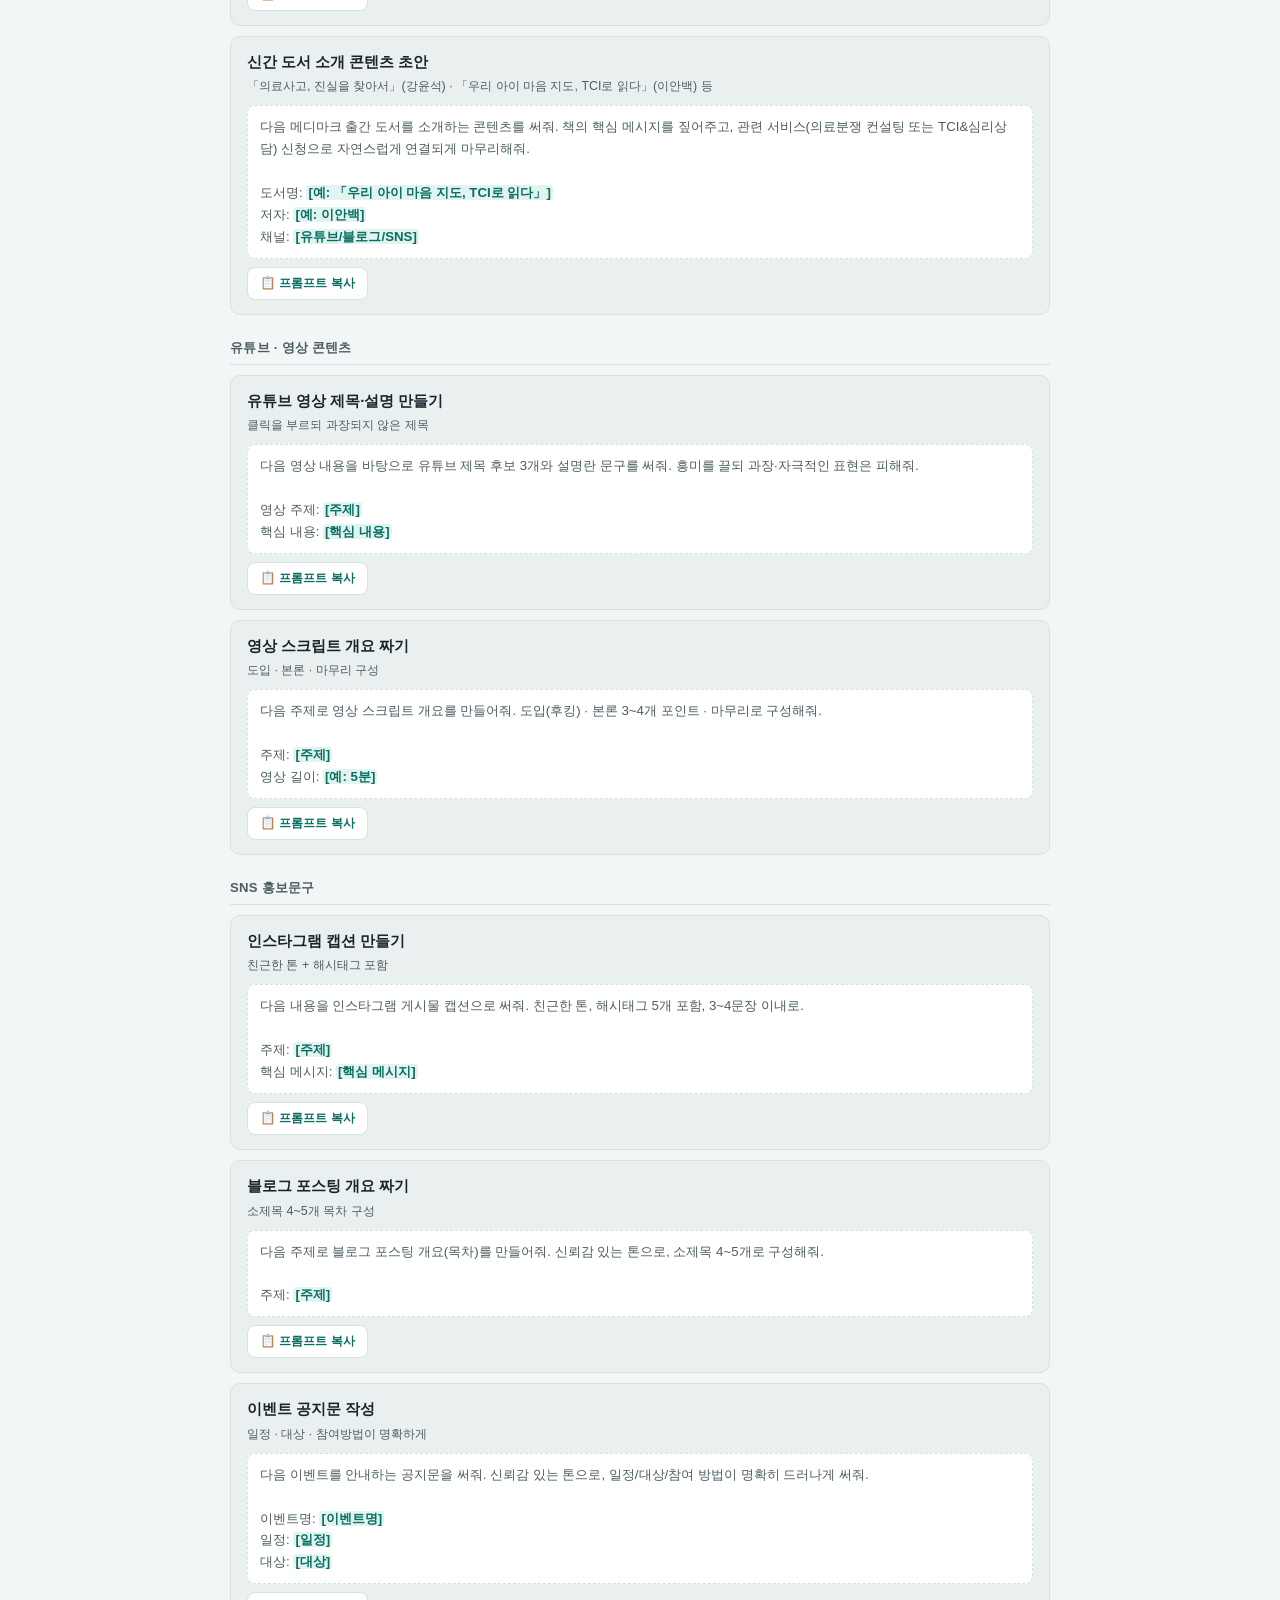
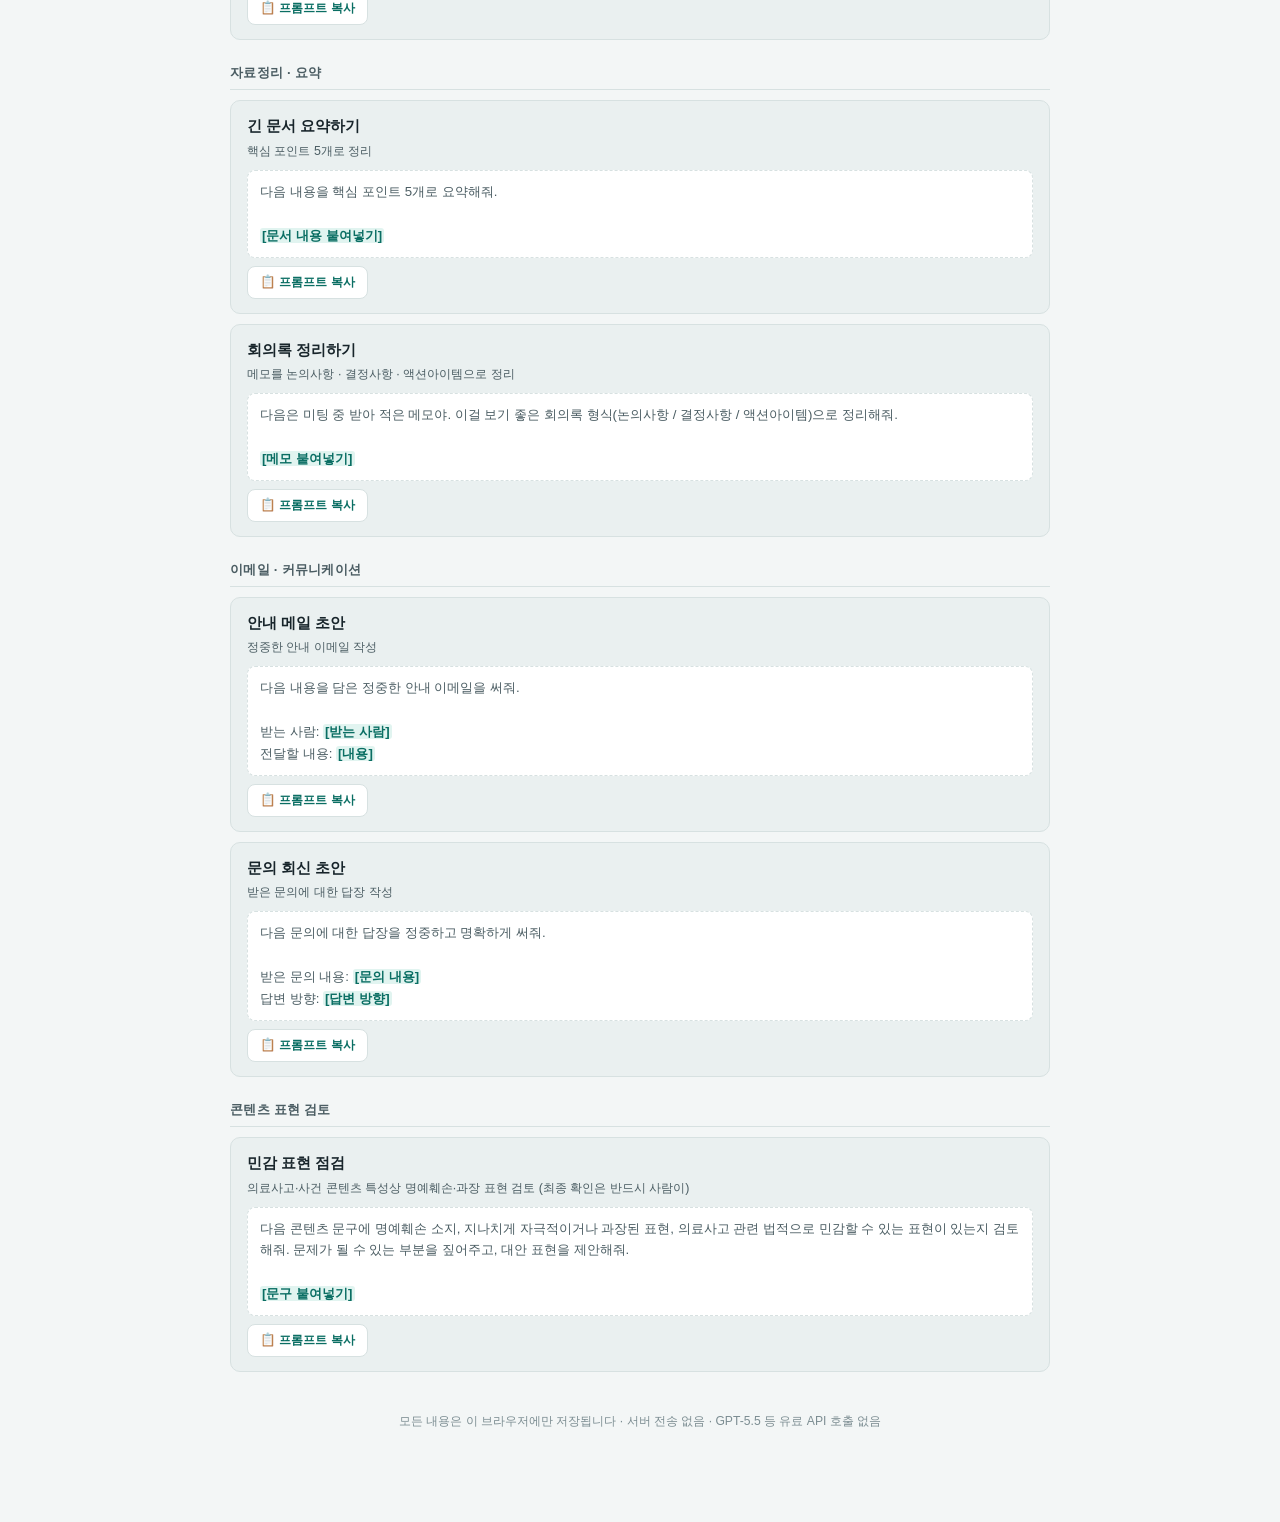
<file: medimark1updated (8)/pr-support.html>
<!DOCTYPE html>
<html lang="ko">
<head>
<meta charset="UTF-8">
<meta name="viewport" content="width=device-width, initial-scale=1.0">
<title>메디마크 채널 운영 지원 도구</title>
<style>
  :root {
    --bg: #F3F6F6;
    --surface: #FFFFFF;
    --surface-alt: #EAF0F0;
    --ink: #17242A;
    --ink-soft: #4B5D63;
    --ink-faint: #7C8D92;
    --accent: #0E8F82;
    --accent-strong: #0A6E63;
    --accent-soft-bg: #E1F4F0;
    --line: #D7E1E1;
    --good: #2E7D46;
    --good-bg: #DFF0E2;
    --shadow: 0 1px 2px rgba(15, 40, 43, 0.06), 0 6px 20px rgba(15, 40, 43, 0.06);
    --brand-blue: #12AEDD;
    --brand-teal: #00C08B;
    --brand-gray: #8A8F93;
  }

  :root[data-theme="dark"] {
    --bg: #0E1416; --surface: #161F22; --surface-alt: #1D2A2D;
    --ink: #E4EDEE; --ink-soft: #9FB4B8; --ink-faint: #6F868A;
    --accent: #3FCDBB; --accent-strong: #7DE4D5; --accent-soft-bg: #143732;
    --line: #2A3A3D; --good: #5FBD7A; --good-bg: #1C3324;
    --shadow: 0 1px 2px rgba(0, 0, 0, 0.3), 0 8px 24px rgba(0, 0, 0, 0.35);
    --brand-blue: #4FC4EA; --brand-teal: #2FE0AA; --brand-gray: #9AA0A4;
  }

  @media (prefers-color-scheme: dark) {
    :root:not([data-theme="light"]) {
      --bg: #0E1416; --surface: #161F22; --surface-alt: #1D2A2D;
      --ink: #E4EDEE; --ink-soft: #9FB4B8; --ink-faint: #6F868A;
      --accent: #3FCDBB; --accent-strong: #7DE4D5; --accent-soft-bg: #143732;
      --line: #2A3A3D; --good: #5FBD7A; --good-bg: #1C3324;
      --shadow: 0 1px 2px rgba(0, 0, 0, 0.3), 0 8px 24px rgba(0, 0, 0, 0.35);
      --brand-blue: #4FC4EA; --brand-teal: #2FE0AA; --brand-gray: #9AA0A4;
    }
  }

  * { box-sizing: border-box; }
  html, body { margin: 0; background: var(--bg); color: var(--ink); }
  body {
    font-family: 'Apple SD Gothic Neo', 'Pretendard', '맑은 고딕', 'Malgun Gothic', -apple-system, sans-serif;
    line-height: 1.6;
    padding: 40px 20px 90px;
  }
  .wrap { max-width: 820px; margin: 0 auto; }

  .brandmark { display: flex; align-items: center; gap: 8px; margin-bottom: 10px; }
  .brandmark .mark-icon { width: 22px; height: 22px; flex-shrink: 0; display: block; }
  .brandmark .wordmark { font-size: 1.25rem; font-weight: 800; letter-spacing: -0.01em; line-height: 1; }
  .brandmark .w-medi {
    background: linear-gradient(100deg, var(--brand-blue), var(--brand-teal));
    -webkit-background-clip: text; background-clip: text; color: transparent;
  }
  .brandmark .w-mark { color: var(--brand-gray); font-weight: 700; }

  .eyebrow { font-size: 0.75rem; font-weight: 700; letter-spacing: 0.14em; color: var(--accent); text-transform: uppercase; }
  h1 { font-size: 1.5rem; font-weight: 800; margin: 4px 0 14px; text-wrap: balance; }

  .badges { display: flex; flex-wrap: wrap; gap: 8px; margin-bottom: 22px; }
  .badge {
    display: inline-flex; align-items: center; gap: 6px; font-size: 0.78rem; font-weight: 600;
    color: var(--accent-strong); background: var(--accent-soft-bg); border: 1px solid var(--line);
    border-radius: 999px; padding: 5px 12px;
  }
  .badge.dim { color: var(--ink-soft); background: var(--surface-alt); }

  .top-bar {
    display: flex; align-items: center; justify-content: space-between; gap: 12px;
    flex-wrap: wrap; margin-bottom: 20px;
  }
  .progress-track {
    flex: 1; min-width: 160px; height: 8px; background: var(--surface-alt); border-radius: 999px; overflow: hidden;
  }
  .progress-fill {
    height: 100%; background: linear-gradient(100deg, var(--brand-blue), var(--brand-teal));
    border-radius: 999px; width: 0%; transition: width 0.25s ease;
  }
  .progress-label { font-size: 0.78rem; font-weight: 700; color: var(--ink-soft); white-space: nowrap; }

  .title-field {
    background: var(--surface); border: 1px solid var(--line); border-radius: 12px;
    box-shadow: var(--shadow); padding: 16px 18px; margin-bottom: 18px;
  }
  .title-field label { display: block; font-size: 0.78rem; font-weight: 700; color: var(--ink-soft); margin-bottom: 6px; }
  .title-field input {
    width: 100%; border: none; background: transparent; font-size: 1.15rem; font-weight: 700;
    color: var(--ink); font-family: inherit; padding: 2px 0;
  }
  .title-field input:focus { outline: none; }
  .title-field input::placeholder { color: var(--ink-faint); font-weight: 500; }

  section.card {
    background: var(--surface); border: 1px solid var(--line); border-radius: 14px;
    box-shadow: var(--shadow); padding: 22px 24px; margin-bottom: 16px;
  }
  .card-head { display: flex; align-items: flex-start; justify-content: space-between; gap: 12px; margin-bottom: 10px; }
  .card-head .htitle { display: flex; align-items: baseline; gap: 8px; }
  .card-head .num { font-size: 0.74rem; font-weight: 700; color: var(--accent); letter-spacing: 0.06em; }
  .card-head h2 { font-size: 1rem; font-weight: 700; margin: 0; }
  .card-head p { margin: 4px 0 0; font-size: 0.82rem; color: var(--ink-soft); }

  .sec-badge {
    font-size: 0.7rem; font-weight: 700; color: var(--ink-faint); background: var(--surface-alt);
    border-radius: 999px; padding: 2px 9px; white-space: nowrap; flex-shrink: 0;
  }
  .sec-badge.filled { color: var(--good); background: var(--good-bg); }

  textarea.sec-input {
    width: 100%; min-height: 100px; resize: vertical; border: 1px solid var(--line);
    border-radius: 10px; padding: 12px 14px; font-family: inherit; font-size: 0.9rem;
    line-height: 1.7; background: var(--surface); color: var(--ink);
  }
  textarea.sec-input:focus { outline: none; box-shadow: 0 0 0 2px var(--accent); }
  textarea.sec-input::placeholder { color: var(--ink-faint); }

  .sec-actions { display: flex; gap: 8px; margin-top: 10px; flex-wrap: wrap; }
  .btn-ghost {
    border: 1px solid var(--line); background: var(--surface); color: var(--accent-strong);
    font-size: 0.78rem; font-weight: 700; padding: 7px 12px; border-radius: 8px;
    cursor: pointer; font-family: inherit;
  }
  .btn-ghost:hover { background: var(--accent-soft-bg); border-color: var(--accent); }
  .btn-ghost.copied { background: var(--good-bg); color: var(--good); border-color: transparent; }

  .prompt-box {
    display: none;
    margin-top: 10px;
    background: var(--surface-alt);
    border: 1px dashed var(--line);
    border-radius: 10px;
    padding: 12px 14px;
    font-size: 0.82rem;
    color: var(--ink-soft);
    line-height: 1.7;
    white-space: pre-wrap;
  }
  .prompt-box.open { display: block; }
  .prompt-box strong { color: var(--ink); }

  .footer-actions {
    display: flex; gap: 10px; flex-wrap: wrap; margin-top: 20px;
  }
  .btn-primary {
    border: none; background: var(--accent); color: #fff; font-size: 0.88rem; font-weight: 700;
    padding: 11px 20px; border-radius: 10px; cursor: pointer; font-family: inherit;
  }
  .btn-primary:hover { background: var(--accent-strong); }
  .btn-primary.copied { background: var(--good); }

  .note {
    font-size: 0.82rem; color: var(--ink-soft); background: var(--surface-alt);
    border: 1px dashed var(--line); border-radius: 10px; padding: 14px 16px; margin-top: 18px;
  }
  .note strong { color: var(--ink); }

  footer { text-align: center; font-size: 0.76rem; color: var(--ink-faint); margin-top: 30px; }

  /* ── 도구 구획 ── */
  .tool-block { margin-bottom: 40px; }
  .tool-head { display: flex; align-items: baseline; gap: 10px; margin-bottom: 4px; }
  .tool-head .tool-num {
    font-size: 0.76rem; font-weight: 800; color: #fff; background: var(--accent);
    border-radius: 999px; width: 22px; height: 22px; display: inline-flex;
    align-items: center; justify-content: center; flex-shrink: 0;
  }
  .tool-head h2.tool-title { font-size: 1.2rem; font-weight: 800; margin: 0; }
  .tool-sub { font-size: 0.85rem; color: var(--ink-soft); margin: 0 0 16px; }

  /* ── 자료정리함 표 ── */
  .table-scroll { overflow-x: auto; border: 1px solid var(--line); border-radius: 10px; }
  table.asset-table { width: 100%; border-collapse: collapse; font-size: 0.87rem; min-width: 680px; }
  table.asset-table th, table.asset-table td {
    border-bottom: 1px solid var(--line); padding: 10px 11px; text-align: left; vertical-align: top;
  }
  table.asset-table tr:last-child td { border-bottom: none; }
  table.asset-table th { background: var(--surface-alt); color: var(--ink-soft); font-weight: 600; font-size: 0.76rem; }
  table.asset-table td[contenteditable="true"] { outline: none; border-radius: 4px; min-width: 60px; }
  table.asset-table td[contenteditable="true"]:focus {
    background: var(--accent-soft-bg); box-shadow: 0 0 0 2px var(--accent) inset;
  }
  table.asset-table td[contenteditable="true"]:empty::before { content: attr(data-placeholder); color: var(--ink-faint); }

  select.asset-select {
    appearance: none; border: 1px solid var(--line); border-radius: 999px;
    padding: 4px 24px 4px 10px; font-size: 0.76rem; font-weight: 700; cursor: pointer;
    background-repeat: no-repeat; background-position: right 7px center; background-size: 9px;
    background-image: url("data:image/svg+xml,%3Csvg xmlns='http://www.w3.org/2000/svg' width='10' height='6'%3E%3Cpath d='M1 1l4 4 4-4' stroke='%234B5D63' stroke-width='1.4' fill='none' stroke-linecap='round'/%3E%3C/svg%3E");
  }
  select.status-select.st-요청중 { color: #B65C1F; background-color: #F6E7DA; border-color: transparent; }
  select.status-select.st-수령완료 { color: var(--good); background-color: var(--good-bg); border-color: transparent; }
  select.status-select.st-해당없음 { color: var(--ink-faint); background-color: var(--surface-alt); border-color: transparent; }

  .link-cell { display: flex; align-items: center; gap: 6px; }
  .link-cell .a-link { flex: 1; min-width: 50px; outline: none; border-radius: 4px; word-break: break-all; }
  .link-cell .a-link:focus { background: var(--accent-soft-bg); box-shadow: 0 0 0 2px var(--accent) inset; }
  .link-cell .a-link:empty::before { content: attr(data-placeholder); color: var(--ink-faint); }
  .open-link-btn {
    flex-shrink: 0; border: 1px solid var(--line); background: var(--surface); color: var(--accent-strong);
    font-size: 0.7rem; font-weight: 700; border-radius: 6px; padding: 3px 7px; cursor: pointer;
    text-decoration: none; white-space: nowrap;
  }
  .open-link-btn:hover { background: var(--accent-soft-bg); }
  .open-link-btn[aria-disabled="true"] { color: var(--ink-faint); cursor: default; pointer-events: none; }

  .row-actions { text-align: center; width: 36px; }
  .icon-btn {
    border: none; background: transparent; color: var(--ink-faint); cursor: pointer;
    font-size: 0.92rem; line-height: 1; padding: 5px; border-radius: 6px;
  }
  .icon-btn:hover { color: #B23B3B; background: #F6E3E3; }

  .btn-add-asset {
    border: none; background: var(--accent); color: #fff; border-radius: 8px; padding: 9px 16px;
    font-size: 0.85rem; font-weight: 700; cursor: pointer; margin-top: 12px; font-family: inherit;
  }
  .btn-add-asset:hover { background: var(--accent-strong); }

  .status-summary { display: flex; gap: 8px; flex-wrap: wrap; margin-bottom: 14px; }
  .status-summary .chip {
    font-size: 0.76rem; font-weight: 700; border-radius: 999px; padding: 4px 11px;
  }
  .status-summary .chip.wait { color: #B65C1F; background: #F6E7DA; }
  .status-summary .chip.done { color: var(--good); background: var(--good-bg); }

  /* ── AI 프롬프트 라이브러리 ── */
  .prompt-search {
    width: 100%; border: 1px solid var(--line); border-radius: 10px; padding: 10px 14px;
    font-family: inherit; font-size: 0.9rem; background: var(--surface); color: var(--ink);
    margin-bottom: 18px;
  }
  .prompt-search:focus { outline: none; box-shadow: 0 0 0 2px var(--accent); }
  .prompt-search::placeholder { color: var(--ink-faint); }

  .prompt-cat { margin-bottom: 22px; }
  .prompt-cat:last-child { margin-bottom: 0; }
  .prompt-cat h3 {
    font-size: 0.82rem; font-weight: 700; color: var(--ink-soft); letter-spacing: 0.02em;
    margin: 0 0 10px; padding-bottom: 6px; border-bottom: 1px solid var(--line);
  }
  .prompt-grid { display: grid; gap: 10px; }
  .prompt-item {
    background: var(--surface-alt); border: 1px solid var(--line); border-radius: 10px; padding: 14px 16px;
  }
  .prompt-item .p-title { font-size: 0.92rem; font-weight: 700; color: var(--ink); margin-bottom: 3px; }
  .prompt-item .p-desc { font-size: 0.78rem; color: var(--ink-soft); margin-bottom: 8px; }
  .prompt-item .p-text {
    font-size: 0.83rem; color: var(--ink-soft); line-height: 1.65; white-space: pre-wrap;
    background: var(--surface); border: 1px dashed var(--line); border-radius: 8px;
    padding: 10px 12px; margin-bottom: 8px;
  }
  .prompt-item .p-text mark {
    background: var(--accent-soft-bg); color: var(--accent-strong); border-radius: 3px;
    padding: 0 2px; font-weight: 600;
  }
  .no-results { font-size: 0.86rem; color: var(--ink-faint); padding: 20px 4px; text-align: center; }

  @media (max-width: 480px) {
    body { padding: 24px 12px 60px; }
    section.card { padding: 16px 16px 14px; }
    h1 { font-size: 1.25rem; }
  }
</style>
</head>
<body>
<div class="wrap">
  <div class="brandmark">
    <svg class="mark-icon" viewBox="0 0 24 24" fill="none" aria-hidden="true">
      <circle cx="12" cy="12" r="11" fill="url(#markGrad3)"/>
      <path d="M7.2 12.3l3 3 6.6-6.6" stroke="#fff" stroke-width="2.1" stroke-linecap="round" stroke-linejoin="round"/>
      <defs>
        <linearGradient id="markGrad3" x1="1" y1="12" x2="23" y2="12" gradientUnits="userSpaceOnUse">
          <stop stop-color="var(--brand-blue)"/><stop offset="1" stop-color="var(--brand-teal)"/>
        </linearGradient>
      </defs>
    </svg>
    <span class="wordmark"><span class="w-medi">Medi</span><span class="w-mark">mark</span></span>
  </div>
  <div class="eyebrow">채널 운영 지원 도구</div>
  <h1>자료정리함 &amp; AI 프롬프트 템플릿</h1>

  <div class="badges">
    <span class="badge"><span>●</span>완전 무료 구조</span>
    <span class="badge dim">유료 API 미사용 · 무료 채팅으로 초안 작성</span>
    <span class="badge dim">이 브라우저에만 저장</span>
  </div>

  <!-- 도구 1: 자료정리함 -->
  <div class="tool-block">
    <div class="tool-head"><span class="tool-num">1</span><h2 class="tool-title">자료정리함</h2></div>
    <p class="tool-sub">로고·사진·브랜드 자료가 어디에 있는지, 받았는지 못 받았는지 한 곳에서 관리합니다. 파일 자체는 저장하지 않고 링크(구글드라이브 등)만 기록합니다.</p>

    <div class="status-summary">
      <span class="chip wait" id="assetWaitChip">요청중 0건</span>
      <span class="chip done" id="assetDoneChip">수령완료 0건</span>
    </div>

    <div class="table-scroll">
      <table class="asset-table" id="assetTable">
        <thead>
          <tr>
            <th style="width:170px;">자료명</th>
            <th style="width:110px;">유형</th>
            <th>링크 / 위치</th>
            <th style="width:118px;">상태</th>
            <th style="width:110px;">비고</th>
            <th class="row-actions"></th>
          </tr>
        </thead>
        <tbody id="assetBody"></tbody>
      </table>
    </div>
    <button class="btn-add-asset" id="addAssetBtn">+ 자료 추가</button>
  </div>

  <!-- 도구 2: AI 프롬프트 템플릿 모음 -->
  <div class="tool-block">
    <div class="tool-head"><span class="tool-num">2</span><h2 class="tool-title">AI 프롬프트 템플릿 모음</h2></div>
    <p class="tool-sub">자주 쓰는 채널 운영 업무별 프롬프트입니다. [ ] 부분만 채워서 무료 채팅에 붙여넣으세요. (AI 활용도: 대화·기획서 작성 수준)</p>

    <input class="prompt-search" id="promptSearch" type="text" placeholder="🔍 프롬프트 검색 (예: 인스타그램, 요약, 이메일...)">
    <div id="promptArea"></div>
  </div>

  <footer>모든 내용은 이 브라우저에만 저장됩니다 · 서버 전송 없음 · GPT-5.5 등 유료 API 호출 없음</footer>
</div>

<script>
(function () {
  function copyText(text, btn) {
    var original = btn.innerHTML;
    function showCopied() {
      btn.textContent = '✓ 복사됨';
      btn.classList.add('copied');
      setTimeout(function () { btn.innerHTML = original; btn.classList.remove('copied'); }, 1600);
    }
    if (navigator.clipboard && navigator.clipboard.writeText) {
      navigator.clipboard.writeText(text).then(showCopied, function () { fallback(); });
    } else { fallback(); }
    function fallback() {
      var ta = document.createElement('textarea');
      ta.value = text; ta.style.position = 'fixed'; ta.style.opacity = '0';
      document.body.appendChild(ta); ta.focus(); ta.select();
      try { document.execCommand('copy'); } catch (e) {}
      document.body.removeChild(ta);
      showCopied();
    }
  }

  /* =====================================================
     도구 1: 자료정리함
     ===================================================== */
  var ASSET_KEY = 'medimark_assets_v1';
  var typeOptions = ['로고', '사진', '브랜드가이드', '문서', '홍보문구', '기타'];
  var statusOptions = ['요청중', '수령완료', '해당없음'];

  var defaultAssets = [
    { name: '로고 파일 (고해상도)', type: '로고', link: '', status: '요청중', note: '' },
    { name: '브랜드 컬러 · 폰트 가이드', type: '브랜드가이드', link: '', status: '요청중', note: '' },
    { name: '시설 · 진료진 사진', type: '사진', link: '', status: '요청중', note: '' },
    { name: '기존 SNS · 블로그 계정 정보', type: '문서', link: '', status: '요청중', note: '' },
    { name: '기존 홍보 문구 · 슬로건', type: '홍보문구', link: '', status: '요청중', note: '' },
    { name: '의료광고 심의 사내 지침', type: '문서', link: '', status: '요청중', note: '' },
    { name: '인스타그램 비즈니스 계정 정보', type: '문서', link: '', status: '요청중', note: '' },
    { name: '메타 비즈니스 매니저 권한', type: '문서', link: '', status: '요청중', note: '' }
  ];

  function loadAssets() {
    try {
      var raw = localStorage.getItem(ASSET_KEY);
      return raw ? JSON.parse(raw) : defaultAssets.slice();
    } catch (e) { return defaultAssets.slice(); }
  }
  function saveAssets(rows) { localStorage.setItem(ASSET_KEY, JSON.stringify(rows)); }

  function isLikelyUrl(text) { return /^https?:\/\/\S+/i.test(text.trim()); }

  function selectOptionsHtml(options, cls) {
    return options.map(function (o) { return '<option value="' + o + '">' + o + '</option>'; }).join('');
  }

  function readAssetRowsFromDOM() {
    var rows = [];
    document.querySelectorAll('#assetBody tr').forEach(function (tr) {
      rows.push({
        name: tr.querySelector('.a-name').innerText.trim(),
        type: tr.querySelector('.a-type').value,
        link: tr.querySelector('.a-link').innerText.trim(),
        status: tr.querySelector('.a-status').value,
        note: tr.querySelector('.a-note').innerText.trim()
      });
    });
    return rows;
  }

  function updateAssetSummary(rows) {
    var wait = rows.filter(function (r) { return r.status === '요청중'; }).length;
    var done = rows.filter(function (r) { return r.status === '수령완료'; }).length;
    document.getElementById('assetWaitChip').textContent = '요청중 ' + wait + '건';
    document.getElementById('assetDoneChip').textContent = '수령완료 ' + done + '건';
  }

  function applyStatusClass(select) {
    select.classList.remove('st-요청중', 'st-수령완료', 'st-해당없음');
    select.classList.add('st-' + select.value);
  }

  function refreshOpenBtn(tr) {
    var url = tr.querySelector('.a-link').innerText.trim();
    var btn = tr.querySelector('.open-link-btn');
    if (isLikelyUrl(url)) {
      btn.href = url; btn.removeAttribute('aria-disabled'); btn.textContent = '열기 ↗';
    } else {
      btn.removeAttribute('href'); btn.setAttribute('aria-disabled', 'true'); btn.textContent = '링크 없음';
    }
  }

  function persistAssets() {
    var rows = readAssetRowsFromDOM();
    saveAssets(rows);
    updateAssetSummary(rows);
  }

  function renderAssets(rows) {
    var body = document.getElementById('assetBody');
    body.innerHTML = '';
    rows.forEach(function (row) {
      var tr = document.createElement('tr');
      tr.innerHTML =
        '<td class="a-name" contenteditable="true" data-placeholder="자료명"></td>' +
        '<td><select class="asset-select a-type">' + selectOptionsHtml(typeOptions) + '</select></td>' +
        '<td><div class="link-cell"><div class="a-link" contenteditable="true" data-placeholder="https://..."></div><a class="open-link-btn" target="_blank" rel="noopener noreferrer">링크 없음</a></div></td>' +
        '<td><select class="asset-select status-select a-status">' + selectOptionsHtml(statusOptions) + '</select></td>' +
        '<td class="a-note" contenteditable="true" data-placeholder="비고"></td>' +
        '<td class="row-actions"><button class="icon-btn" title="삭제" aria-label="삭제">✕</button></td>';

      tr.querySelector('.a-name').innerText = row.name || '';
      tr.querySelector('.a-type').value = row.type || '기타';
      tr.querySelector('.a-link').innerText = row.link || '';
      tr.querySelector('.a-note').innerText = row.note || '';
      var statusSel = tr.querySelector('.a-status');
      statusSel.value = row.status || '요청중';
      applyStatusClass(statusSel);
      refreshOpenBtn(tr);

      tr.querySelectorAll('.a-name, .a-note').forEach(function (cell) {
        cell.addEventListener('input', persistAssets);
      });
      tr.querySelector('.a-link').addEventListener('input', function () {
        refreshOpenBtn(tr);
        persistAssets();
      });
      tr.querySelector('.a-type').addEventListener('change', persistAssets);
      statusSel.addEventListener('change', function () {
        applyStatusClass(statusSel);
        persistAssets();
      });
      tr.querySelector('.icon-btn').addEventListener('click', function () {
        tr.remove();
        persistAssets();
      });

      body.appendChild(tr);
    });
    updateAssetSummary(rows);
  }

  document.getElementById('addAssetBtn').addEventListener('click', function () {
    var rows = readAssetRowsFromDOM();
    rows.push({ name: '', type: '기타', link: '', status: '요청중', note: '' });
    renderAssets(rows);
    saveAssets(rows);
  });

  renderAssets(loadAssets());

  /* =====================================================
     도구 3: AI 프롬프트 템플릿 모음
     ===================================================== */
  var promptCategories = [
    {
      cat: '메디마크 서비스별 콘텐츠 (공식 자료 반영)',
      items: [
        {
          title: '의료분쟁 컨설팅 콘텐츠 초안',
          desc: '의료수사 전문 강윤석(경찰 최초 의료수사관 인증 1호) 사례·인터뷰 콘텐츠용',
          text: '메디마크의 의료분쟁 컨설팅 서비스 관련 콘텐츠를 써줘. 의료수사 전문 강윤석(경찰 최초 의료수사관 인증 1호)의 관점을 참고 인물로 활용해도 좋아. 신뢰감 있는 톤으로, 과장·자극적인 표현은 피해줘.\n\n채널: [유튜브/블로그/SNS]\n주제: [주제]'
        },
        {
          title: 'TCI&심리상담 콘텐츠 초안',
          desc: '정신과 이안백, 소아정신과 김소연 — 기질성격검사(TCI) 관련 콘텐츠용',
          text: '메디마크의 TCI&심리상담 서비스 관련 콘텐츠를 써줘. 정신과 이안백, 소아정신과 김소연의 전문성을 참고해서 신뢰감 있는 톤으로 작성해줘. 과장·자극적인 표현은 피해줘.\n\n채널: [유튜브/블로그/SNS]\n주제: [주제, 예: TCI 기질성격검사 소개]'
        },
        {
          title: '신간 도서 소개 콘텐츠 초안',
          desc: '「의료사고, 진실을 찾아서」(강윤석) · 「우리 아이 마음 지도, TCI로 읽다」(이안백) 등',
          text: '다음 메디마크 출간 도서를 소개하는 콘텐츠를 써줘. 책의 핵심 메시지를 짚어주고, 관련 서비스(의료분쟁 컨설팅 또는 TCI&심리상담) 신청으로 자연스럽게 연결되게 마무리해줘.\n\n도서명: [예: 「우리 아이 마음 지도, TCI로 읽다」]\n저자: [예: 이안백]\n채널: [유튜브/블로그/SNS]'
        }
      ]
    },
    {
      cat: '유튜브 · 영상 콘텐츠',
      items: [
        {
          title: '유튜브 영상 제목·설명 만들기',
          desc: '클릭을 부르되 과장되지 않은 제목',
          text: '다음 영상 내용을 바탕으로 유튜브 제목 후보 3개와 설명란 문구를 써줘. 흥미를 끌되 과장·자극적인 표현은 피해줘.\n\n영상 주제: [주제]\n핵심 내용: [핵심 내용]'
        },
        {
          title: '영상 스크립트 개요 짜기',
          desc: '도입 · 본론 · 마무리 구성',
          text: '다음 주제로 영상 스크립트 개요를 만들어줘. 도입(후킹) · 본론 3~4개 포인트 · 마무리로 구성해줘.\n\n주제: [주제]\n영상 길이: [예: 5분]'
        }
      ]
    },
    {
      cat: 'SNS 홍보문구',
      items: [
        {
          title: '인스타그램 캡션 만들기',
          desc: '친근한 톤 + 해시태그 포함',
          text: '다음 내용을 인스타그램 게시물 캡션으로 써줘. 친근한 톤, 해시태그 5개 포함, 3~4문장 이내로.\n\n주제: [주제]\n핵심 메시지: [핵심 메시지]'
        },
        {
          title: '블로그 포스팅 개요 짜기',
          desc: '소제목 4~5개 목차 구성',
          text: '다음 주제로 블로그 포스팅 개요(목차)를 만들어줘. 신뢰감 있는 톤으로, 소제목 4~5개로 구성해줘.\n\n주제: [주제]'
        },
        {
          title: '이벤트 공지문 작성',
          desc: '일정 · 대상 · 참여방법이 명확하게',
          text: '다음 이벤트를 안내하는 공지문을 써줘. 신뢰감 있는 톤으로, 일정/대상/참여 방법이 명확히 드러나게 써줘.\n\n이벤트명: [이벤트명]\n일정: [일정]\n대상: [대상]'
        }
      ]
    },
    {
      cat: '자료정리 · 요약',
      items: [
        {
          title: '긴 문서 요약하기',
          desc: '핵심 포인트 5개로 정리',
          text: '다음 내용을 핵심 포인트 5개로 요약해줘.\n\n[문서 내용 붙여넣기]'
        },
        {
          title: '회의록 정리하기',
          desc: '메모를 논의사항 · 결정사항 · 액션아이템으로 정리',
          text: '다음은 미팅 중 받아 적은 메모야. 이걸 보기 좋은 회의록 형식(논의사항 / 결정사항 / 액션아이템)으로 정리해줘.\n\n[메모 붙여넣기]'
        }
      ]
    },
    {
      cat: '이메일 · 커뮤니케이션',
      items: [
        {
          title: '안내 메일 초안',
          desc: '정중한 안내 이메일 작성',
          text: '다음 내용을 담은 정중한 안내 이메일을 써줘.\n\n받는 사람: [받는 사람]\n전달할 내용: [내용]'
        },
        {
          title: '문의 회신 초안',
          desc: '받은 문의에 대한 답장 작성',
          text: '다음 문의에 대한 답장을 정중하고 명확하게 써줘.\n\n받은 문의 내용: [문의 내용]\n답변 방향: [답변 방향]'
        }
      ]
    },
    {
      cat: '콘텐츠 표현 검토',
      items: [
        {
          title: '민감 표현 점검',
          desc: '의료사고·사건 콘텐츠 특성상 명예훼손·과장 표현 검토 (최종 확인은 반드시 사람이)',
          text: '다음 콘텐츠 문구에 명예훼손 소지, 지나치게 자극적이거나 과장된 표현, 의료사고 관련 법적으로 민감할 수 있는 표현이 있는지 검토해줘. 문제가 될 수 있는 부분을 짚어주고, 대안 표현을 제안해줘.\n\n[문구 붙여넣기]'
        }
      ]
    }
  ];

  var promptArea = document.getElementById('promptArea');
  var promptSearch = document.getElementById('promptSearch');

  function highlightBrackets(text) {
    var escaped = text.replace(/&/g, '&amp;').replace(/</g, '&lt;').replace(/>/g, '&gt;');
    return escaped.replace(/(\[[^\]]*\])/g, '<mark>$1</mark>');
  }

  function renderPrompts(filterText) {
    var q = (filterText || '').trim().toLowerCase();
    promptArea.innerHTML = '';
    var anyMatch = false;

    promptCategories.forEach(function (cat) {
      var matched = cat.items.filter(function (item) {
        if (!q) return true;
        return (cat.cat + ' ' + item.title + ' ' + item.desc + ' ' + item.text).toLowerCase().indexOf(q) !== -1;
      });
      if (matched.length === 0) return;
      anyMatch = true;

      var catEl = document.createElement('div');
      catEl.className = 'prompt-cat';
      var h3 = document.createElement('h3');
      h3.textContent = cat.cat;
      catEl.appendChild(h3);

      var grid = document.createElement('div');
      grid.className = 'prompt-grid';

      matched.forEach(function (item) {
        var card = document.createElement('div');
        card.className = 'prompt-item';
        card.innerHTML =
          '<div class="p-title">' + item.title + '</div>' +
          '<div class="p-desc">' + item.desc + '</div>' +
          '<div class="p-text">' + highlightBrackets(item.text) + '</div>' +
          '<button class="btn-ghost" data-text="copy">📋 프롬프트 복사</button>';

        card.querySelector('[data-text="copy"]').addEventListener('click', function () {
          copyText(item.text, this);
        });

        grid.appendChild(card);
      });

      catEl.appendChild(grid);
      promptArea.appendChild(catEl);
    });

    if (!anyMatch) {
      var empty = document.createElement('div');
      empty.className = 'no-results';
      empty.textContent = '일치하는 프롬프트가 없습니다.';
      promptArea.appendChild(empty);
    }
  }

  promptSearch.addEventListener('input', function () { renderPrompts(promptSearch.value); });
  renderPrompts('');
})();
</script>
</body>
</html>
</file>
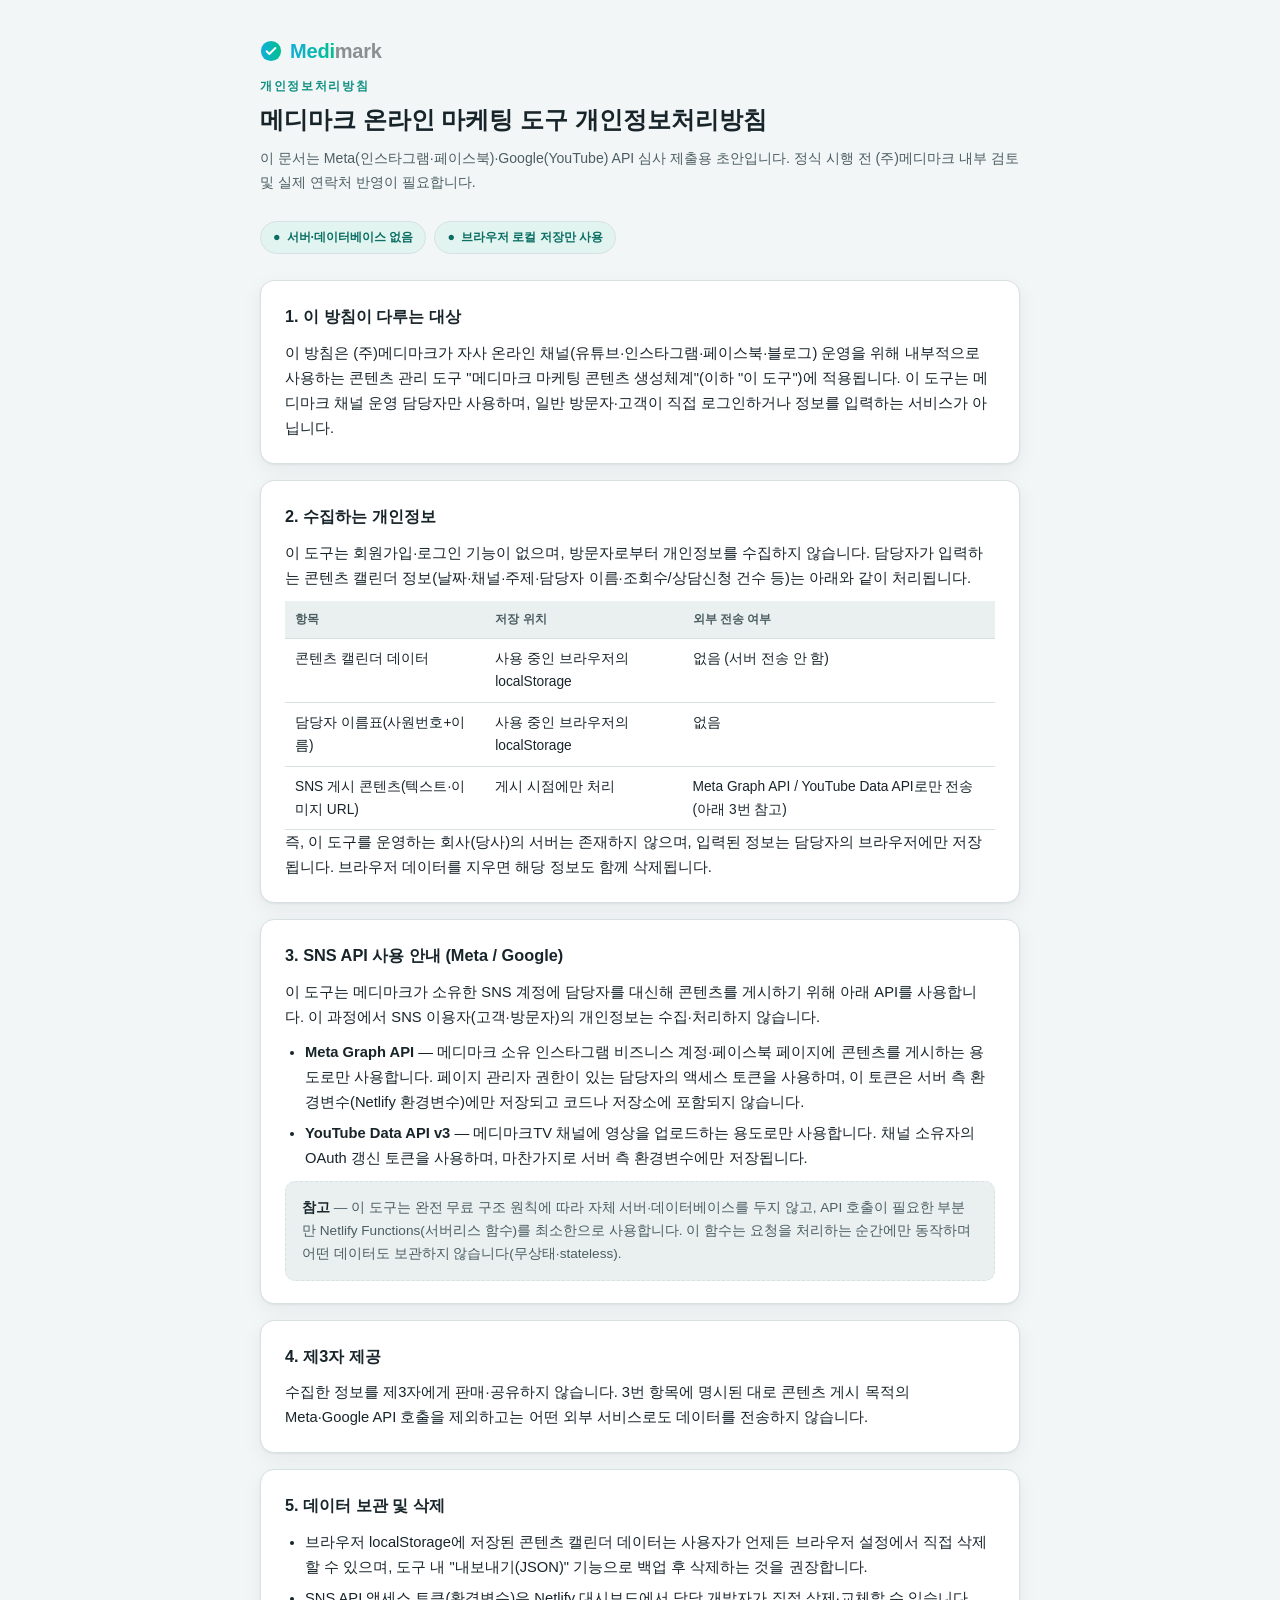
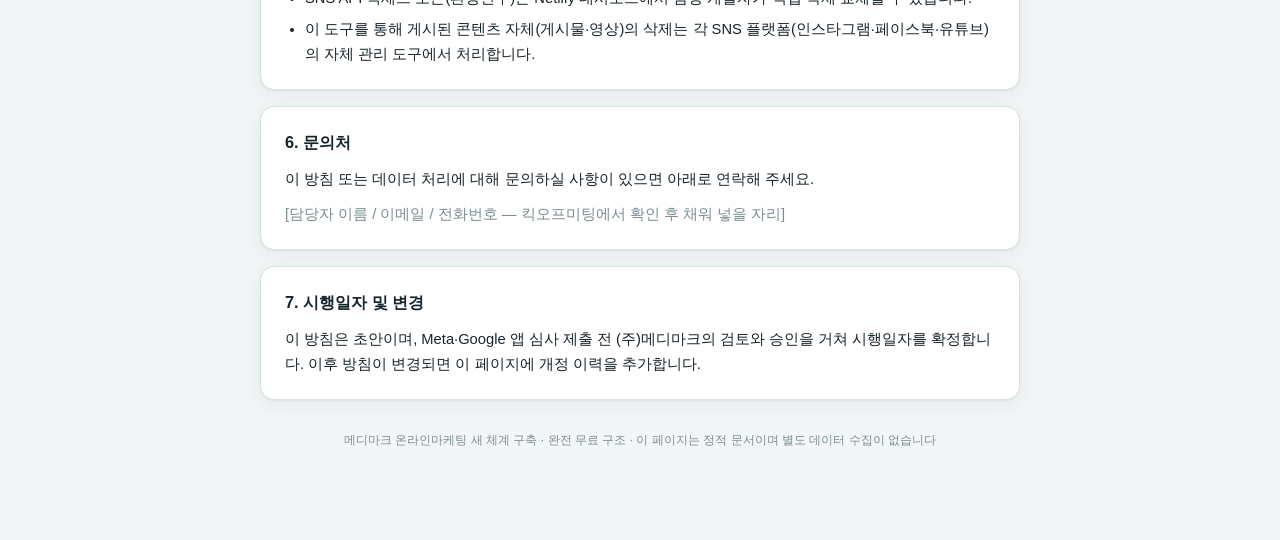
<file: medimark1updated (8)/privacy-policy.html>
<!DOCTYPE html>
<html lang="ko">
<head>
<meta charset="UTF-8">
<meta name="viewport" content="width=device-width, initial-scale=1.0">
<title>메디마크 온라인 마케팅 도구 — 개인정보처리방침</title>
<style>
  :root {
    --bg: #F3F6F6;
    --surface: #FFFFFF;
    --surface-alt: #EAF0F0;
    --ink: #17242A;
    --ink-soft: #4B5D63;
    --ink-faint: #7C8D92;
    --accent: #0E8F82;
    --accent-strong: #0A6E63;
    --accent-soft-bg: #E1F4F0;
    --line: #D7E1E1;
    --shadow: 0 1px 2px rgba(15, 40, 43, 0.06), 0 6px 20px rgba(15, 40, 43, 0.06);
    --brand-blue: #12AEDD;
    --brand-teal: #00C08B;
    --brand-gray: #8A8F93;
  }

  @media (prefers-color-scheme: dark) {
    :root:not([data-theme="light"]) {
      --bg: #0E1416; --surface: #161F22; --surface-alt: #1D2A2D;
      --ink: #E4EDEE; --ink-soft: #9FB4B8; --ink-faint: #6F868A;
      --accent: #3FCDBB; --accent-strong: #7DE4D5; --accent-soft-bg: #143732;
      --line: #2A3A3D;
      --shadow: 0 1px 2px rgba(0, 0, 0, 0.3), 0 8px 24px rgba(0, 0, 0, 0.35);
      --brand-blue: #4FC4EA; --brand-teal: #2FE0AA; --brand-gray: #9AA0A4;
    }
  }
  :root[data-theme="dark"] {
    --bg: #0E1416; --surface: #161F22; --surface-alt: #1D2A2D;
    --ink: #E4EDEE; --ink-soft: #9FB4B8; --ink-faint: #6F868A;
    --accent: #3FCDBB; --accent-strong: #7DE4D5; --accent-soft-bg: #143732;
    --line: #2A3A3D;
    --shadow: 0 1px 2px rgba(0, 0, 0, 0.3), 0 8px 24px rgba(0, 0, 0, 0.35);
    --brand-blue: #4FC4EA; --brand-teal: #2FE0AA; --brand-gray: #9AA0A4;
  }

  * { box-sizing: border-box; }
  html, body { margin: 0; background: var(--bg); color: var(--ink); }
  body {
    font-family: 'Apple SD Gothic Neo', 'Pretendard', '맑은 고딕', 'Malgun Gothic', -apple-system, sans-serif;
    line-height: 1.7;
    padding: 40px 20px 90px;
  }
  .wrap { max-width: 760px; margin: 0 auto; }

  .brandmark { display: flex; align-items: center; gap: 8px; margin-bottom: 14px; }
  .brandmark .mark-icon { width: 22px; height: 22px; flex-shrink: 0; display: block; }
  .brandmark .wordmark { font-size: 1.25rem; font-weight: 800; letter-spacing: -0.01em; line-height: 1; }
  .brandmark .w-medi {
    background: linear-gradient(100deg, var(--brand-blue), var(--brand-teal));
    -webkit-background-clip: text; background-clip: text; color: transparent;
  }
  .brandmark .w-mark { color: var(--brand-gray); font-weight: 700; }

  .eyebrow { font-size: 0.75rem; font-weight: 700; letter-spacing: 0.14em; color: var(--accent); text-transform: uppercase; }
  h1 { font-size: 1.5rem; font-weight: 800; margin: 4px 0 6px; text-wrap: balance; }
  .subtitle { font-size: 0.88rem; color: var(--ink-soft); margin: 0 0 26px; }

  .badges { display: flex; flex-wrap: wrap; gap: 8px; margin-bottom: 26px; }
  .badge {
    display: inline-flex; align-items: center; gap: 6px; font-size: 0.78rem; font-weight: 600;
    color: var(--accent-strong); background: var(--accent-soft-bg); border: 1px solid var(--line);
    border-radius: 999px; padding: 5px 12px;
  }

  section.card {
    background: var(--surface); border: 1px solid var(--line); border-radius: 14px;
    box-shadow: var(--shadow); padding: 22px 24px; margin-bottom: 16px;
  }
  section.card h2 { font-size: 1.02rem; font-weight: 700; margin: 0 0 10px; }
  section.card p { margin: 0 0 10px; font-size: 0.92rem; color: var(--ink); }
  section.card p:last-child { margin-bottom: 0; }
  section.card ul { margin: 0 0 10px; padding-left: 20px; font-size: 0.92rem; }
  section.card ul:last-child { margin-bottom: 0; }
  section.card li { margin-bottom: 6px; }
  section.card li:last-child { margin-bottom: 0; }
  section.card table { width: 100%; border-collapse: collapse; font-size: 0.86rem; margin-top: 4px; }
  section.card th, section.card td {
    text-align: left; padding: 8px 10px; border-bottom: 1px solid var(--line); vertical-align: top;
  }
  section.card th { background: var(--surface-alt); color: var(--ink-soft); font-weight: 600; font-size: 0.78rem; }

  .note {
    font-size: 0.85rem; color: var(--ink-soft); background: var(--surface-alt);
    border: 1px dashed var(--line); border-radius: 10px; padding: 14px 16px; margin-top: 4px;
  }
  .note strong { color: var(--ink); }

  footer { text-align: center; font-size: 0.76rem; color: var(--ink-faint); margin-top: 30px; }

  @media (max-width: 480px) {
    body { padding: 24px 12px 60px; }
    section.card { padding: 16px 16px 14px; }
    h1 { font-size: 1.25rem; }
  }
</style>
</head>
<body>
<div class="wrap">
  <div class="brandmark">
    <svg class="mark-icon" viewBox="0 0 24 24" fill="none" aria-hidden="true">
      <circle cx="12" cy="12" r="11" fill="url(#markGradPP)"/>
      <path d="M7.2 12.3l3 3 6.6-6.6" stroke="#fff" stroke-width="2.1" stroke-linecap="round" stroke-linejoin="round"/>
      <defs>
        <linearGradient id="markGradPP" x1="1" y1="12" x2="23" y2="12" gradientUnits="userSpaceOnUse">
          <stop stop-color="var(--brand-blue)"/><stop offset="1" stop-color="var(--brand-teal)"/>
        </linearGradient>
      </defs>
    </svg>
    <span class="wordmark"><span class="w-medi">Medi</span><span class="w-mark">mark</span></span>
  </div>
  <div class="eyebrow">개인정보처리방침</div>
  <h1>메디마크 온라인 마케팅 도구 개인정보처리방침</h1>
  <p class="subtitle">이 문서는 Meta(인스타그램·페이스북)·Google(YouTube) API 심사 제출용 초안입니다. 정식 시행 전 (주)메디마크 내부 검토 및 실제 연락처 반영이 필요합니다.</p>

  <div class="badges">
    <span class="badge"><span>●</span>서버·데이터베이스 없음</span>
    <span class="badge"><span>●</span>브라우저 로컬 저장만 사용</span>
  </div>

  <section class="card">
    <h2>1. 이 방침이 다루는 대상</h2>
    <p>이 방침은 (주)메디마크가 자사 온라인 채널(유튜브·인스타그램·페이스북·블로그) 운영을 위해 내부적으로
    사용하는 콘텐츠 관리 도구 "메디마크 마케팅 콘텐츠 생성체계"(이하 "이 도구")에 적용됩니다. 이 도구는
    메디마크 채널 운영 담당자만 사용하며, 일반 방문자·고객이 직접 로그인하거나 정보를 입력하는 서비스가
    아닙니다.</p>
  </section>

  <section class="card">
    <h2>2. 수집하는 개인정보</h2>
    <p>이 도구는 회원가입·로그인 기능이 없으며, 방문자로부터 개인정보를 수집하지 않습니다. 담당자가 입력하는
    콘텐츠 캘린더 정보(날짜·채널·주제·담당자 이름·조회수/상담신청 건수 등)는 아래와 같이 처리됩니다.</p>
    <table>
      <thead><tr><th>항목</th><th>저장 위치</th><th>외부 전송 여부</th></tr></thead>
      <tbody>
        <tr><td>콘텐츠 캘린더 데이터</td><td>사용 중인 브라우저의 localStorage</td><td>없음 (서버 전송 안 함)</td></tr>
        <tr><td>담당자 이름표(사원번호+이름)</td><td>사용 중인 브라우저의 localStorage</td><td>없음</td></tr>
        <tr><td>SNS 게시 콘텐츠(텍스트·이미지 URL)</td><td>게시 시점에만 처리</td><td>Meta Graph API / YouTube Data API로만 전송 (아래 3번 참고)</td></tr>
      </tbody>
    </table>
    <p>즉, 이 도구를 운영하는 회사(당사)의 서버는 존재하지 않으며, 입력된 정보는 담당자의 브라우저에만
    저장됩니다. 브라우저 데이터를 지우면 해당 정보도 함께 삭제됩니다.</p>
  </section>

  <section class="card">
    <h2>3. SNS API 사용 안내 (Meta / Google)</h2>
    <p>이 도구는 메디마크가 소유한 SNS 계정에 담당자를 대신해 콘텐츠를 게시하기 위해 아래 API를 사용합니다.
    이 과정에서 SNS 이용자(고객·방문자)의 개인정보는 수집·처리하지 않습니다.</p>
    <ul>
      <li><strong>Meta Graph API</strong> — 메디마크 소유 인스타그램 비즈니스 계정·페이스북 페이지에
        콘텐츠를 게시하는 용도로만 사용합니다. 페이지 관리자 권한이 있는 담당자의 액세스 토큰을 사용하며,
        이 토큰은 서버 측 환경변수(Netlify 환경변수)에만 저장되고 코드나 저장소에 포함되지 않습니다.</li>
      <li><strong>YouTube Data API v3</strong> — 메디마크TV 채널에 영상을 업로드하는 용도로만 사용합니다.
        채널 소유자의 OAuth 갱신 토큰을 사용하며, 마찬가지로 서버 측 환경변수에만 저장됩니다.</li>
    </ul>
    <div class="note">
      <strong>참고</strong> — 이 도구는 완전 무료 구조 원칙에 따라 자체 서버·데이터베이스를 두지 않고,
      API 호출이 필요한 부분만 Netlify Functions(서버리스 함수)를 최소한으로 사용합니다. 이 함수는
      요청을 처리하는 순간에만 동작하며 어떤 데이터도 보관하지 않습니다(무상태·stateless).
    </div>
  </section>

  <section class="card">
    <h2>4. 제3자 제공</h2>
    <p>수집한 정보를 제3자에게 판매·공유하지 않습니다. 3번 항목에 명시된 대로 콘텐츠 게시 목적의
    Meta·Google API 호출을 제외하고는 어떤 외부 서비스로도 데이터를 전송하지 않습니다.</p>
  </section>

  <section class="card">
    <h2>5. 데이터 보관 및 삭제</h2>
    <ul>
      <li>브라우저 localStorage에 저장된 콘텐츠 캘린더 데이터는 사용자가 언제든 브라우저 설정에서 직접
        삭제할 수 있으며, 도구 내 "내보내기(JSON)" 기능으로 백업 후 삭제하는 것을 권장합니다.</li>
      <li>SNS API 액세스 토큰(환경변수)은 Netlify 대시보드에서 담당 개발자가 직접 삭제·교체할 수 있습니다.</li>
      <li>이 도구를 통해 게시된 콘텐츠 자체(게시물·영상)의 삭제는 각 SNS 플랫폼(인스타그램·페이스북·유튜브)의
        자체 관리 도구에서 처리합니다.</li>
    </ul>
  </section>

  <section class="card">
    <h2>6. 문의처</h2>
    <p>이 방침 또는 데이터 처리에 대해 문의하실 사항이 있으면 아래로 연락해 주세요.</p>
    <p style="color:var(--ink-faint);">[담당자 이름 / 이메일 / 전화번호 — 킥오프미팅에서 확인 후 채워 넣을 자리]</p>
  </section>

  <section class="card">
    <h2>7. 시행일자 및 변경</h2>
    <p>이 방침은 초안이며, Meta·Google 앱 심사 제출 전 (주)메디마크의 검토와 승인을 거쳐 시행일자를
    확정합니다. 이후 방침이 변경되면 이 페이지에 개정 이력을 추가합니다.</p>
  </section>

  <footer>메디마크 온라인마케팅 새 체계 구축 · 완전 무료 구조 · 이 페이지는 정적 문서이며 별도 데이터 수집이 없습니다</footer>
</div>
</body>
</html>
</file>
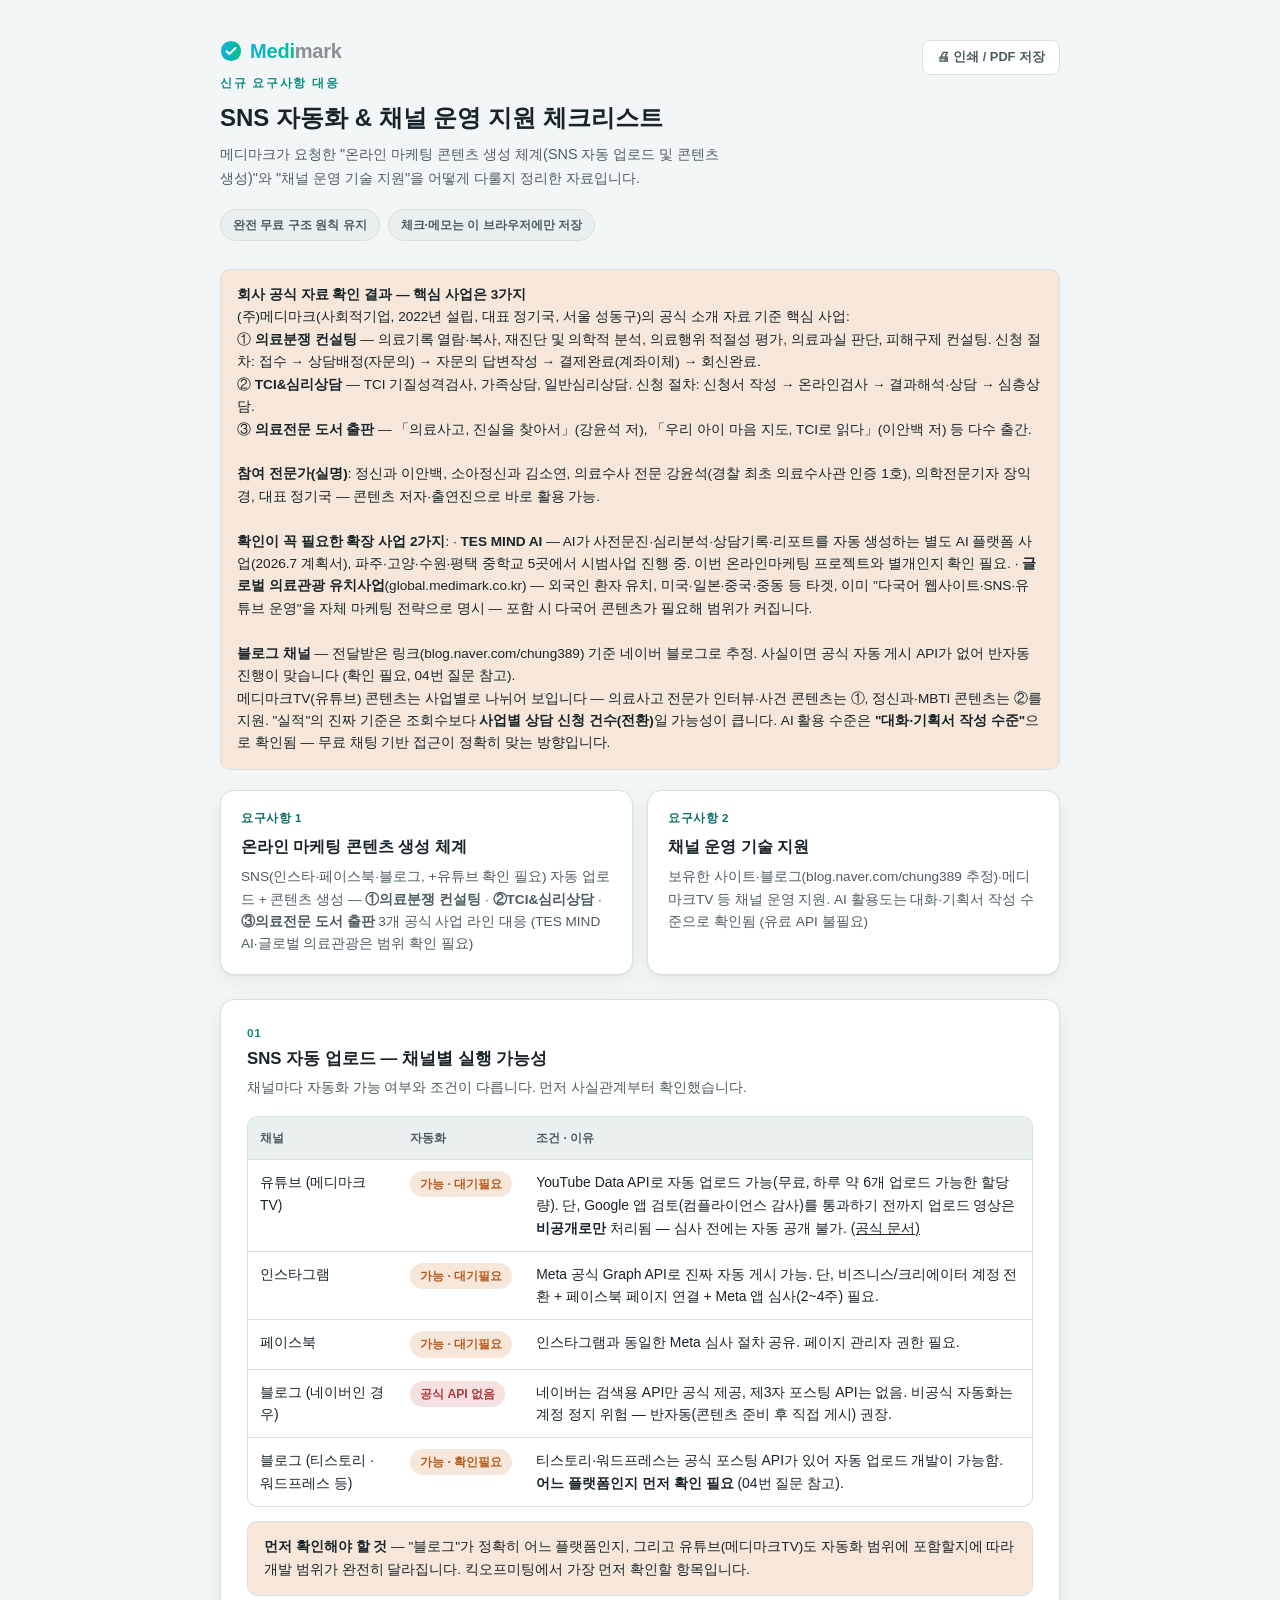
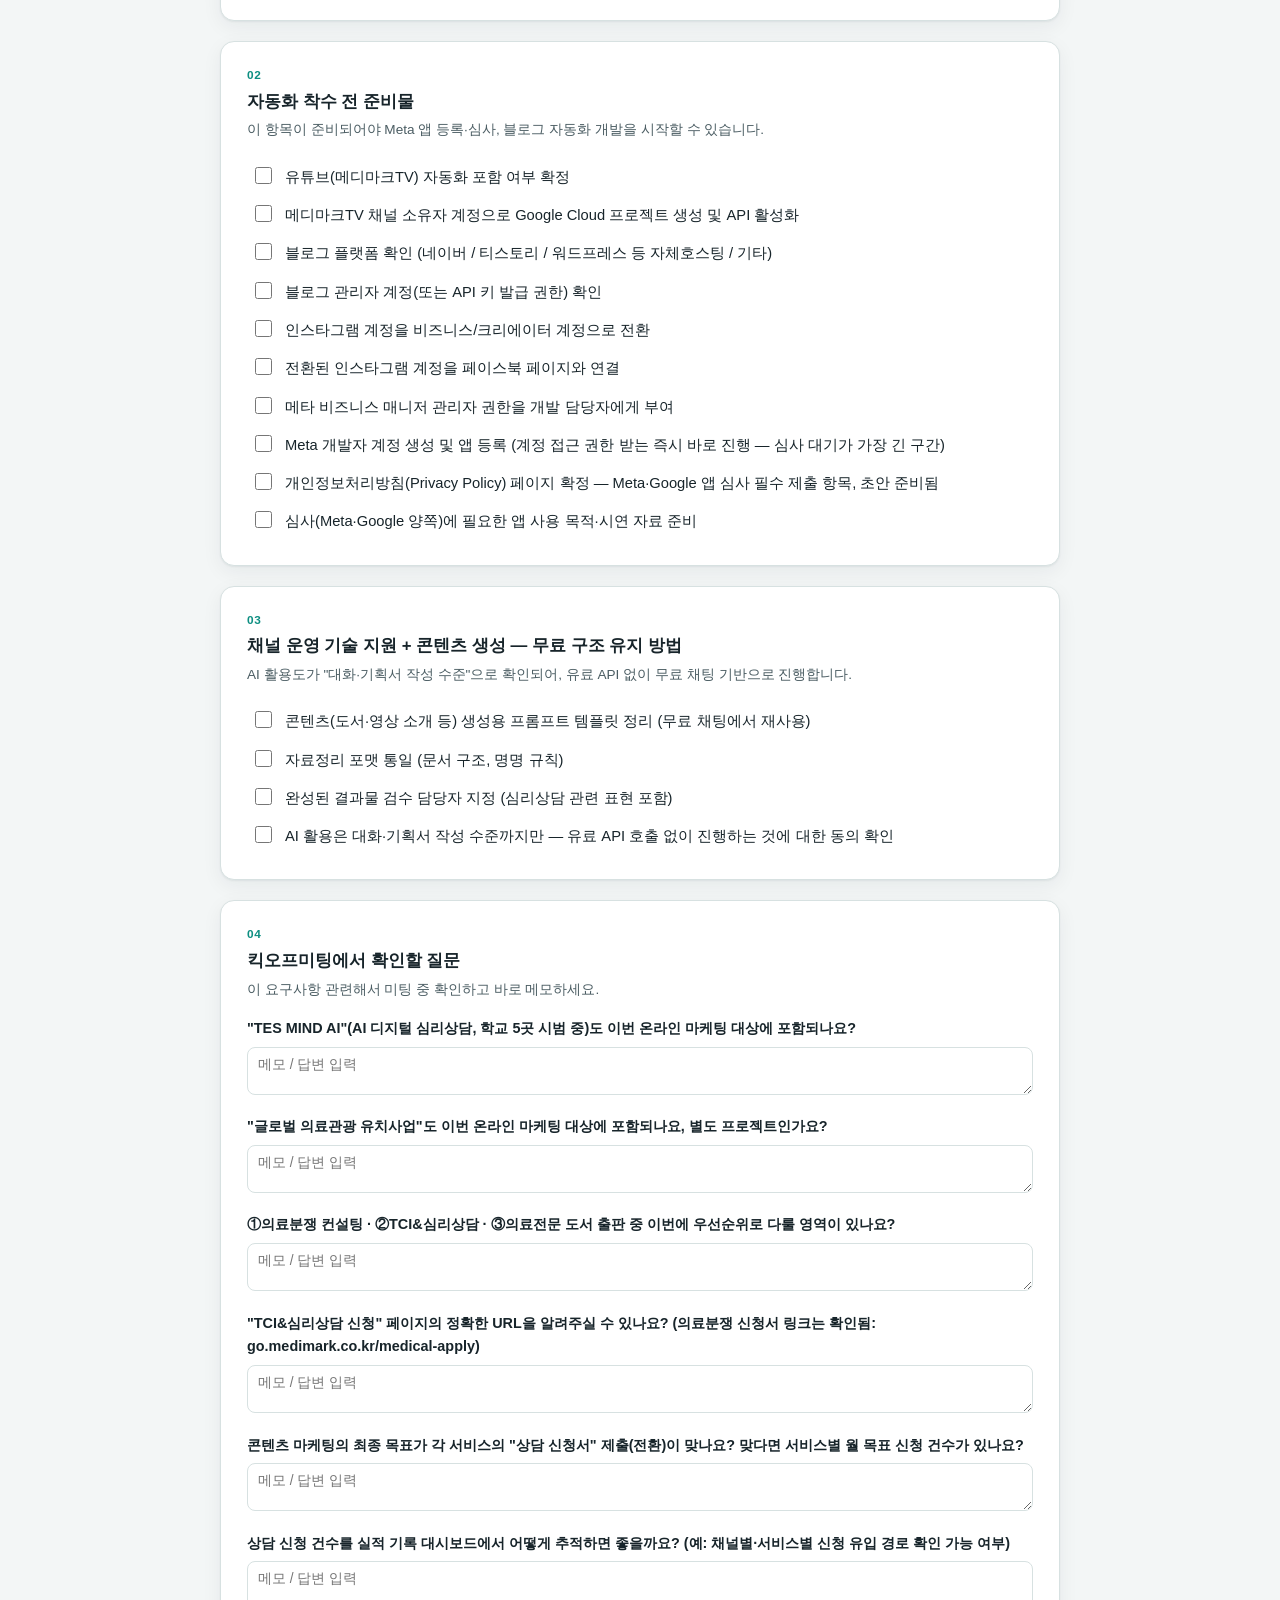
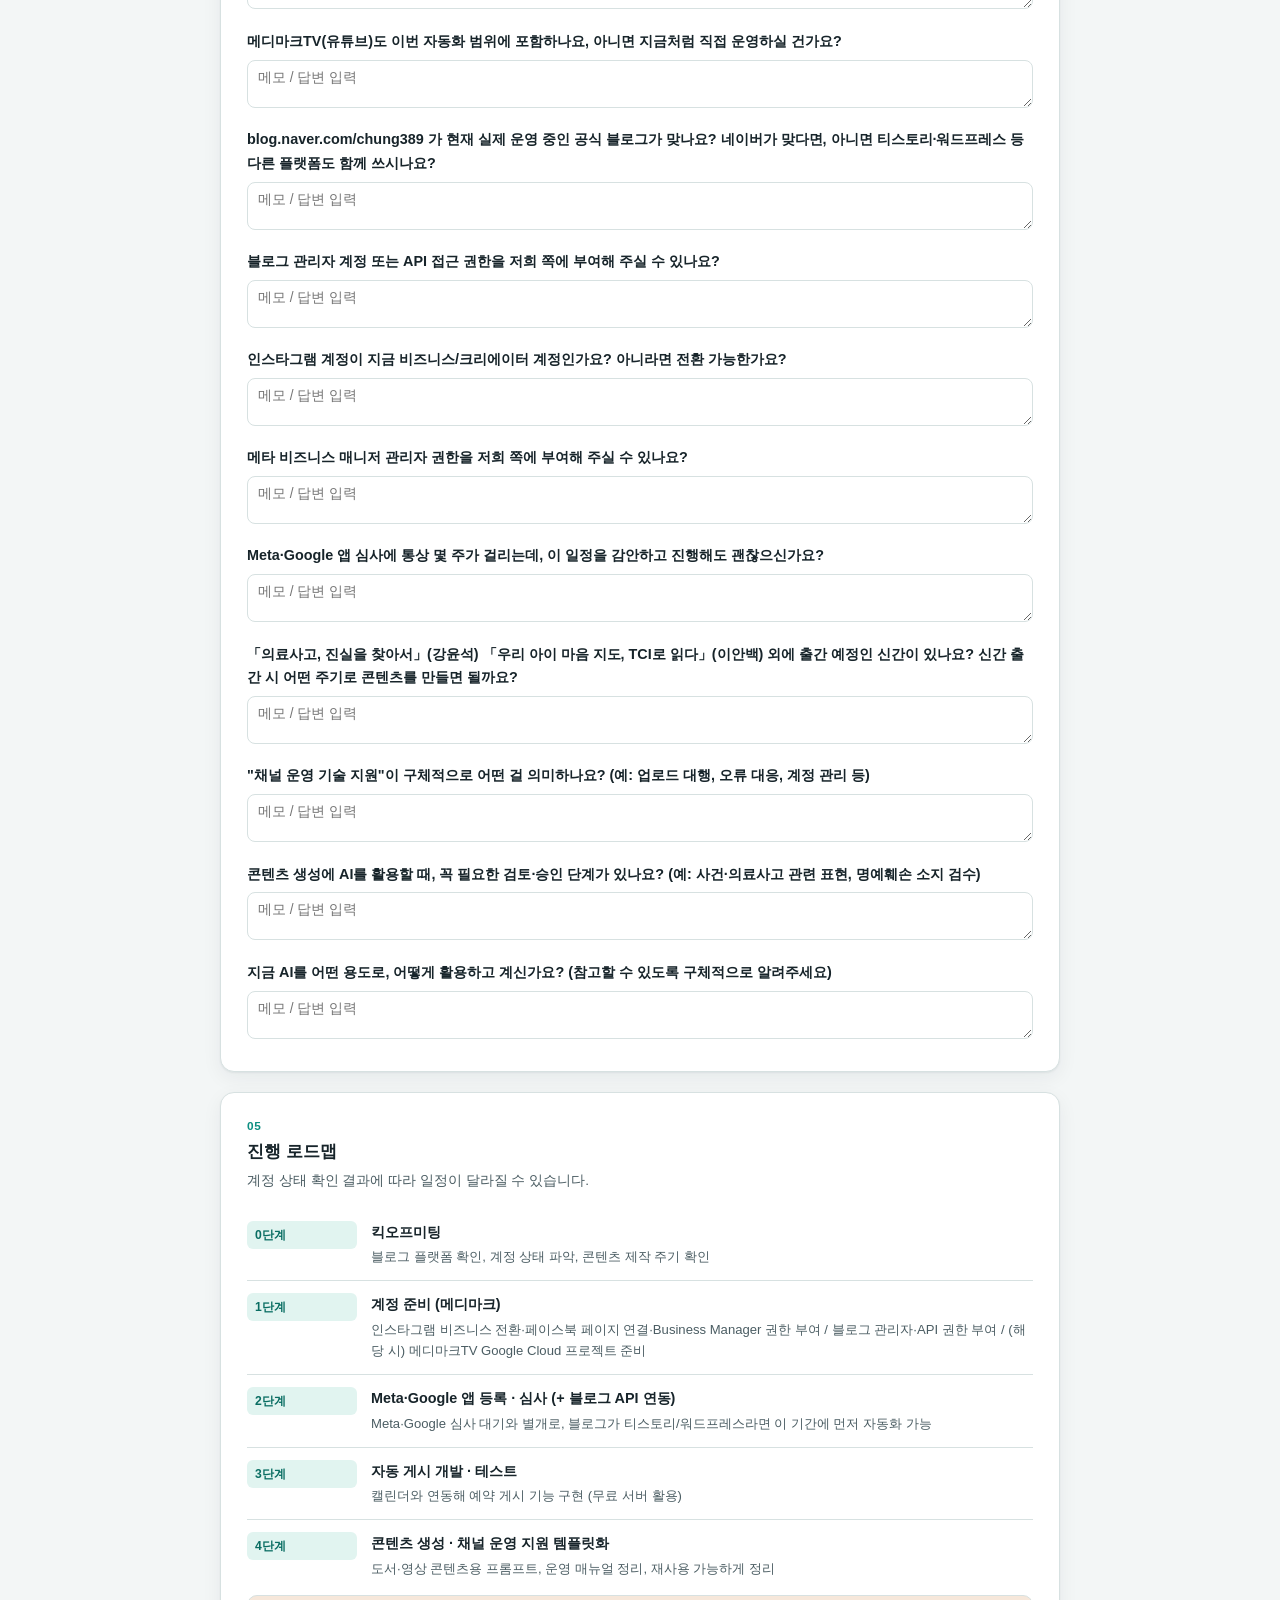
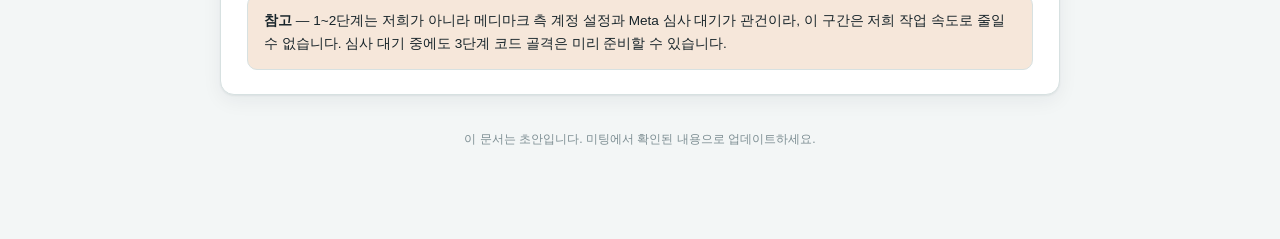
<file: medimark1updated (8)/requirements.html>
<!DOCTYPE html>
<html lang="ko">
<head>
<meta charset="UTF-8">
<meta name="viewport" content="width=device-width, initial-scale=1.0">
<title>메디마크 요구사항 대응 체크리스트</title>
<style>
  :root {
    --bg: #F3F6F6;
    --surface: #FFFFFF;
    --surface-alt: #EAF0F0;
    --ink: #17242A;
    --ink-soft: #4B5D63;
    --ink-faint: #7C8D92;
    --accent: #0E8F82;
    --accent-strong: #0A6E63;
    --accent-soft-bg: #E1F4F0;
    --line: #D7E1E1;
    --good: #2E7D46;
    --good-bg: #DFF0E2;
    --warn: #B65C1F;
    --warn-bg: #F6E7DA;
    --bad: #A83B3B;
    --bad-bg: #F6E1E1;
    --shadow: 0 1px 2px rgba(15, 40, 43, 0.06), 0 6px 20px rgba(15, 40, 43, 0.06);
    --brand-blue: #12AEDD;
    --brand-teal: #00C08B;
    --brand-gray: #8A8F93;
  }

  :root[data-theme="dark"] {
    --bg: #0E1416;
    --surface: #161F22;
    --surface-alt: #1D2A2D;
    --ink: #E4EDEE;
    --ink-soft: #9FB4B8;
    --ink-faint: #6F868A;
    --accent: #3FCDBB;
    --accent-strong: #7DE4D5;
    --accent-soft-bg: #143732;
    --line: #2A3A3D;
    --good: #5FBD7A;
    --good-bg: #1C3324;
    --warn: #E0954D;
    --warn-bg: #3A2A1B;
    --bad: #E08080;
    --bad-bg: #3A1E1E;
    --shadow: 0 1px 2px rgba(0, 0, 0, 0.3), 0 8px 24px rgba(0, 0, 0, 0.35);
    --brand-blue: #4FC4EA;
    --brand-teal: #2FE0AA;
    --brand-gray: #9AA0A4;
  }

  @media (prefers-color-scheme: dark) {
    :root:not([data-theme="light"]) {
      --bg: #0E1416; --surface: #161F22; --surface-alt: #1D2A2D;
      --ink: #E4EDEE; --ink-soft: #9FB4B8; --ink-faint: #6F868A;
      --accent: #3FCDBB; --accent-strong: #7DE4D5; --accent-soft-bg: #143732;
      --line: #2A3A3D; --good: #5FBD7A; --good-bg: #1C3324;
      --warn: #E0954D; --warn-bg: #3A2A1B; --bad: #E08080; --bad-bg: #3A1E1E;
      --shadow: 0 1px 2px rgba(0, 0, 0, 0.3), 0 8px 24px rgba(0, 0, 0, 0.35);
      --brand-blue: #4FC4EA; --brand-teal: #2FE0AA; --brand-gray: #9AA0A4;
    }
  }

  * { box-sizing: border-box; }
  html, body { margin: 0; background: var(--bg); color: var(--ink); }
  body {
    font-family: 'Apple SD Gothic Neo', 'Pretendard', '맑은 고딕', 'Malgun Gothic', -apple-system, sans-serif;
    line-height: 1.65;
    padding: 40px 20px 90px;
  }
  .wrap { max-width: 840px; margin: 0 auto; }

  .brandmark { display: flex; align-items: center; gap: 8px; margin-bottom: 12px; }
  .brandmark .mark-icon { width: 22px; height: 22px; flex-shrink: 0; display: block; }
  .brandmark .wordmark { font-size: 1.25rem; font-weight: 800; letter-spacing: -0.01em; line-height: 1; }
  .brandmark .w-medi {
    background: linear-gradient(100deg, var(--brand-blue), var(--brand-teal));
    -webkit-background-clip: text; background-clip: text; color: transparent;
  }
  .brandmark .w-mark { color: var(--brand-gray); font-weight: 700; }

  .eyebrow {
    font-size: 0.75rem; font-weight: 700; letter-spacing: 0.14em;
    color: var(--accent); text-transform: uppercase;
  }
  h1 { font-size: 1.5rem; font-weight: 800; margin: 4px 0 6px; text-wrap: balance; }
  .sub { font-size: 0.9rem; color: var(--ink-soft); margin: 0 0 18px; max-width: 64ch; }

  .top-row { display: flex; justify-content: space-between; align-items: flex-start; gap: 16px; flex-wrap: wrap; }
  .print-btn {
    border: 1px solid var(--line); background: var(--surface); color: var(--ink-soft);
    font-size: 0.8rem; font-weight: 600; padding: 8px 14px; border-radius: 8px; cursor: pointer;
  }
  .print-btn:hover { color: var(--accent-strong); border-color: var(--accent); }

  .badges { display: flex; flex-wrap: wrap; gap: 8px; margin-bottom: 28px; }
  .badge {
    display: inline-flex; align-items: center; gap: 6px; font-size: 0.76rem; font-weight: 600;
    color: var(--ink-soft); background: var(--surface-alt); border: 1px solid var(--line);
    border-radius: 999px; padding: 5px 12px;
  }

  /* 요구사항 타일 */
  .req-grid { display: grid; grid-template-columns: 1fr 1fr; gap: 14px; margin-bottom: 24px; }
  .req-tile {
    background: var(--surface); border: 1px solid var(--line); border-radius: 14px;
    box-shadow: var(--shadow); padding: 18px 20px;
  }
  .req-tile .req-label {
    font-size: 0.72rem; font-weight: 700; letter-spacing: 0.05em; color: var(--accent-strong);
    text-transform: uppercase; margin-bottom: 6px;
  }
  .req-tile .req-title { font-size: 1rem; font-weight: 700; margin-bottom: 6px; }
  .req-tile .req-desc { font-size: 0.85rem; color: var(--ink-soft); }
  @media (max-width: 560px) { .req-grid { grid-template-columns: 1fr; } }

  section.card {
    background: var(--surface); border: 1px solid var(--line); border-radius: 14px;
    box-shadow: var(--shadow); padding: 24px 26px; margin-bottom: 20px;
  }
  .card-head { margin-bottom: 16px; }
  .card-head .num {
    font-size: 0.74rem; font-weight: 700; color: var(--accent); letter-spacing: 0.06em;
    display: block; margin-bottom: 2px;
  }
  .card-head h2 { font-size: 1.05rem; font-weight: 700; margin: 0 0 4px; }
  .card-head p { margin: 0; font-size: 0.85rem; color: var(--ink-soft); }

  /* 채널 실행 가능성 표 */
  .table-scroll { overflow-x: auto; border: 1px solid var(--line); border-radius: 10px; }
  table.feas-table { width: 100%; border-collapse: collapse; font-size: 0.87rem; min-width: 620px; }
  table.feas-table th, table.feas-table td {
    border-bottom: 1px solid var(--line); padding: 11px 12px; text-align: left; vertical-align: top;
  }
  table.feas-table tr:last-child td { border-bottom: none; }
  table.feas-table th { background: var(--surface-alt); color: var(--ink-soft); font-weight: 600; font-size: 0.76rem; }

  .status-pill {
    display: inline-flex; align-items: center; gap: 5px; font-size: 0.76rem; font-weight: 700;
    border-radius: 999px; padding: 3px 10px; white-space: nowrap;
  }
  .status-pill.ok { color: var(--good); background: var(--good-bg); }
  .status-pill.wait { color: var(--warn); background: var(--warn-bg); }
  .status-pill.no { color: var(--bad); background: var(--bad-bg); }

  /* 체크리스트 */
  .check-item {
    display: flex; align-items: flex-start; gap: 10px; padding: 7px 4px;
    font-size: 0.92rem; border-radius: 6px; cursor: pointer;
  }
  .check-item:hover { background: var(--surface-alt); }
  .check-item input { width: 17px; height: 17px; margin-top: 2px; accent-color: var(--accent); flex-shrink: 0; }
  .check-item span.done { color: var(--ink-faint); text-decoration: line-through; }

  /* 질문 메모 */
  .qitem { margin-bottom: 12px; }
  .qitem:last-child { margin-bottom: 0; }
  .qitem .q { font-size: 0.9rem; font-weight: 600; margin-bottom: 6px; }
  .qitem textarea {
    width: 100%; min-height: 40px; resize: vertical; border: 1px solid var(--line);
    border-radius: 8px; padding: 8px 10px; font-family: inherit; font-size: 0.86rem;
    background: var(--surface); color: var(--ink);
  }
  .qitem textarea:focus { outline: none; box-shadow: 0 0 0 2px var(--accent); }

  /* 로드맵 타임라인 */
  .roadmap { list-style: none; margin: 0; padding: 0; }
  .roadmap li {
    display: grid; grid-template-columns: 110px 1fr; gap: 14px; padding: 12px 0;
    border-bottom: 1px solid var(--line); font-size: 0.9rem;
  }
  .roadmap li:last-child { border-bottom: none; }
  .roadmap .phase {
    font-variant-numeric: tabular-nums; font-size: 0.76rem; font-weight: 700;
    color: var(--accent-strong); background: var(--accent-soft-bg); border-radius: 6px;
    padding: 4px 8px; height: fit-content; white-space: nowrap;
  }
  .roadmap .label { font-weight: 600; }
  .roadmap .desc { font-size: 0.82rem; color: var(--ink-soft); margin-top: 2px; }

  .callout {
    font-size: 0.85rem; color: var(--ink); background: var(--warn-bg); border: 1px solid var(--line);
    border-radius: 10px; padding: 14px 16px; margin-top: 4px;
  }
  .callout strong { color: var(--ink); }

  footer { text-align: center; font-size: 0.76rem; color: var(--ink-faint); margin-top: 34px; }

  @media print {
    body { background: #fff; padding: 0; color: #000; }
    .print-btn { display: none; }
    section.card, .req-tile { box-shadow: none; border: 1px solid #ccc; break-inside: avoid; }
  }
</style>
</head>
<body>
<div class="wrap">
  <div class="top-row">
    <div>
      <div class="brandmark">
        <svg class="mark-icon" viewBox="0 0 24 24" fill="none" aria-hidden="true">
          <circle cx="12" cy="12" r="11" fill="url(#markGrad2)"/>
          <path d="M7.2 12.3l3 3 6.6-6.6" stroke="#fff" stroke-width="2.1" stroke-linecap="round" stroke-linejoin="round"/>
          <defs>
            <linearGradient id="markGrad2" x1="1" y1="12" x2="23" y2="12" gradientUnits="userSpaceOnUse">
              <stop stop-color="var(--brand-blue)"/><stop offset="1" stop-color="var(--brand-teal)"/>
            </linearGradient>
          </defs>
        </svg>
        <span class="wordmark"><span class="w-medi">Medi</span><span class="w-mark">mark</span></span>
      </div>
      <div class="eyebrow">신규 요구사항 대응</div>
      <h1>SNS 자동화 &amp; 채널 운영 지원 체크리스트</h1>
      <p class="sub">메디마크가 요청한 "온라인 마케팅 콘텐츠 생성 체계(SNS 자동 업로드 및 콘텐츠 생성)"와 "채널 운영 기술 지원"을 어떻게 다룰지 정리한 자료입니다.</p>
    </div>
    <button class="print-btn" onclick="window.print()">🖨 인쇄 / PDF 저장</button>
  </div>

  <div class="badges">
    <span class="badge">완전 무료 구조 원칙 유지</span>
    <span class="badge">체크·메모는 이 브라우저에만 저장</span>
  </div>

  <div class="callout" style="margin-bottom:20px;">
    <strong>회사 공식 자료 확인 결과 — 핵심 사업은 3가지</strong><br>
    (주)메디마크(사회적기업, 2022년 설립, 대표 정기국, 서울 성동구)의 공식 소개 자료 기준 핵심 사업:<br>
    ① <strong>의료분쟁 컨설팅</strong> — 의료기록 열람·복사, 재진단 및 의학적 분석, 의료행위 적절성 평가,
    의료과실 판단, 피해구제 컨설팅. 신청 절차: 접수 → 상담배정(자문의) → 자문의 답변작성 → 결제완료(계좌이체) → 회신완료.<br>
    ② <strong>TCI&amp;심리상담</strong> — TCI 기질성격검사, 가족상담, 일반심리상담. 신청 절차: 신청서 작성 →
    온라인검사 → 결과해석·상담 → 심층상담.<br>
    ③ <strong>의료전문 도서 출판</strong> — 「의료사고, 진실을 찾아서」(강윤석 저), 「우리 아이 마음 지도, TCI로 읽다」(이안백 저) 등 다수 출간.<br><br>
    <strong>참여 전문가(실명)</strong>: 정신과 이안백, 소아정신과 김소연, 의료수사 전문 강윤석(경찰 최초 의료수사관 인증 1호),
    의학전문기자 장익경, 대표 정기국 — 콘텐츠 저자·출연진으로 바로 활용 가능.<br><br>
    <strong>확인이 꼭 필요한 확장 사업 2가지</strong>:
    · <strong>TES MIND AI</strong> — AI가 사전문진·심리분석·상담기록·리포트를 자동 생성하는 별도 AI 플랫폼 사업(2026.7 계획서),
    파주·고양·수원·평택 중학교 5곳에서 시범사업 진행 중. 이번 온라인마케팅 프로젝트와 별개인지 확인 필요.
    · <strong>글로벌 의료관광 유치사업</strong>(global.medimark.co.kr) — 외국인 환자 유치, 미국·일본·중국·중동 등 타겟,
    이미 "다국어 웹사이트·SNS·유튜브 운영"을 자체 마케팅 전략으로 명시 — 포함 시 다국어 콘텐츠가 필요해 범위가 커집니다.<br><br>
    <strong>블로그 채널</strong> — 전달받은 링크(blog.naver.com/chung389) 기준 네이버 블로그로 추정. 사실이면
    공식 자동 게시 API가 없어 반자동 진행이 맞습니다 (확인 필요, 04번 질문 참고).<br>
    메디마크TV(유튜브) 콘텐츠는 사업별로 나뉘어 보입니다 — 의료사고 전문가 인터뷰·사건 콘텐츠는 ①, 정신과·MBTI
    콘텐츠는 ②를 지원. "실적"의 진짜 기준은 조회수보다 <strong>사업별 상담 신청 건수(전환)</strong>일 가능성이 큽니다.
    AI 활용 수준은 <strong>"대화·기획서 작성 수준"</strong>으로 확인됨 — 무료 채팅 기반 접근이 정확히 맞는 방향입니다.
  </div>

  <!-- 요구사항 요약 -->
  <div class="req-grid">
    <div class="req-tile">
      <div class="req-label">요구사항 1</div>
      <div class="req-title">온라인 마케팅 콘텐츠 생성 체계</div>
      <div class="req-desc">SNS(인스타·페이스북·블로그, +유튜브 확인 필요) 자동 업로드 + 콘텐츠 생성 — <strong>①의료분쟁 컨설팅</strong> · <strong>②TCI&amp;심리상담</strong> · <strong>③의료전문 도서 출판</strong> 3개 공식 사업 라인 대응 (TES MIND AI·글로벌 의료관광은 범위 확인 필요)</div>
    </div>
    <div class="req-tile">
      <div class="req-label">요구사항 2</div>
      <div class="req-title">채널 운영 기술 지원</div>
      <div class="req-desc">보유한 사이트·블로그(blog.naver.com/chung389 추정)·메디마크TV 등 채널 운영 지원. AI 활용도는 대화·기획서 작성 수준으로 확인됨 (유료 API 불필요)</div>
    </div>
  </div>

  <!-- 1. 채널별 자동화 실행 가능성 -->
  <section class="card">
    <div class="card-head">
      <span class="num">01</span>
      <h2>SNS 자동 업로드 — 채널별 실행 가능성</h2>
      <p>채널마다 자동화 가능 여부와 조건이 다릅니다. 먼저 사실관계부터 확인했습니다.</p>
    </div>
    <div class="table-scroll">
      <table class="feas-table">
        <thead>
          <tr><th style="width:150px;">채널</th><th style="width:120px;">자동화</th><th>조건 · 이유</th></tr>
        </thead>
        <tbody>
          <tr>
            <td>유튜브 (메디마크TV)</td>
            <td><span class="status-pill wait">가능 · 대기필요</span></td>
            <td>YouTube Data API로 자동 업로드 가능(무료, 하루 약 6개 업로드 가능한 할당량). 단, Google 앱 검토(컴플라이언스 감사)를 통과하기 전까지 업로드 영상은 <strong>비공개로만</strong> 처리됨 — 심사 전에는 자동 공개 불가. <a href="https://developers.google.com/youtube/v3/guides/uploading_a_video" target="_blank" rel="noopener noreferrer" style="color:inherit;">(공식 문서)</a></td>
          </tr>
          <tr>
            <td>인스타그램</td>
            <td><span class="status-pill wait">가능 · 대기필요</span></td>
            <td>Meta 공식 Graph API로 진짜 자동 게시 가능. 단, 비즈니스/크리에이터 계정 전환 + 페이스북 페이지 연결 + Meta 앱 심사(2~4주) 필요.</td>
          </tr>
          <tr>
            <td>페이스북</td>
            <td><span class="status-pill wait">가능 · 대기필요</span></td>
            <td>인스타그램과 동일한 Meta 심사 절차 공유. 페이지 관리자 권한 필요.</td>
          </tr>
          <tr>
            <td>블로그 (네이버인 경우)</td>
            <td><span class="status-pill no">공식 API 없음</span></td>
            <td>네이버는 검색용 API만 공식 제공, 제3자 포스팅 API는 없음. 비공식 자동화는 계정 정지 위험 — 반자동(콘텐츠 준비 후 직접 게시) 권장.</td>
          </tr>
          <tr>
            <td>블로그 (티스토리 · 워드프레스 등)</td>
            <td><span class="status-pill wait">가능 · 확인필요</span></td>
            <td>티스토리·워드프레스는 공식 포스팅 API가 있어 자동 업로드 개발이 가능함. <strong>어느 플랫폼인지 먼저 확인 필요</strong> (04번 질문 참고).</td>
          </tr>
        </tbody>
      </table>
    </div>
    <div class="callout" style="margin-top:14px;">
      <strong>먼저 확인해야 할 것</strong> — "블로그"가 정확히 어느 플랫폼인지, 그리고 유튜브(메디마크TV)도
      자동화 범위에 포함할지에 따라 개발 범위가 완전히 달라집니다. 킥오프미팅에서 가장 먼저 확인할 항목입니다.
    </div>
  </section>

  <!-- 2. 준비물 체크리스트 -->
  <section class="card">
    <div class="card-head">
      <span class="num">02</span>
      <h2>자동화 착수 전 준비물</h2>
      <p>이 항목이 준비되어야 Meta 앱 등록·심사, 블로그 자동화 개발을 시작할 수 있습니다.</p>
    </div>
    <div id="prepChecklist"></div>
  </section>

  <!-- 3. 채널 운영 기술 지원 -->
  <section class="card">
    <div class="card-head">
      <span class="num">03</span>
      <h2>채널 운영 기술 지원 + 콘텐츠 생성 — 무료 구조 유지 방법</h2>
      <p>AI 활용도가 "대화·기획서 작성 수준"으로 확인되어, 유료 API 없이 무료 채팅 기반으로 진행합니다.</p>
    </div>
    <div id="aiChecklist"></div>
  </section>

  <!-- 4. 킥오프미팅 확인 질문 -->
  <section class="card">
    <div class="card-head">
      <span class="num">04</span>
      <h2>킥오프미팅에서 확인할 질문</h2>
      <p>이 요구사항 관련해서 미팅 중 확인하고 바로 메모하세요.</p>
    </div>
    <div id="questionArea"></div>
  </section>

  <!-- 5. 로드맵 -->
  <section class="card">
    <div class="card-head">
      <span class="num">05</span>
      <h2>진행 로드맵</h2>
      <p>계정 상태 확인 결과에 따라 일정이 달라질 수 있습니다.</p>
    </div>
    <ul class="roadmap">
      <li><span class="phase">0단계</span><div><div class="label">킥오프미팅</div><div class="desc">블로그 플랫폼 확인, 계정 상태 파악, 콘텐츠 제작 주기 확인</div></div></li>
      <li><span class="phase">1단계</span><div><div class="label">계정 준비 (메디마크)</div><div class="desc">인스타그램 비즈니스 전환·페이스북 페이지 연결·Business Manager 권한 부여 / 블로그 관리자·API 권한 부여 / (해당 시) 메디마크TV Google Cloud 프로젝트 준비</div></div></li>
      <li><span class="phase">2단계</span><div><div class="label">Meta·Google 앱 등록 · 심사 (+ 블로그 API 연동)</div><div class="desc">Meta·Google 심사 대기와 별개로, 블로그가 티스토리/워드프레스라면 이 기간에 먼저 자동화 가능</div></div></li>
      <li><span class="phase">3단계</span><div><div class="label">자동 게시 개발 · 테스트</div><div class="desc">캘린더와 연동해 예약 게시 기능 구현 (무료 서버 활용)</div></div></li>
      <li><span class="phase">4단계</span><div><div class="label">콘텐츠 생성 · 채널 운영 지원 템플릿화</div><div class="desc">도서·영상 콘텐츠용 프롬프트, 운영 매뉴얼 정리, 재사용 가능하게 정리</div></div></li>
    </ul>
    <div class="callout">
      <strong>참고</strong> — 1~2단계는 저희가 아니라 메디마크 측 계정 설정과 Meta 심사 대기가 관건이라, 이 구간은 저희 작업 속도로 줄일 수 없습니다. 심사 대기 중에도 3단계 코드 골격은 미리 준비할 수 있습니다.
    </div>
  </section>

  <footer>이 문서는 초안입니다. 미팅에서 확인된 내용으로 업데이트하세요.</footer>
</div>

<script>
(function () {
  var PREP_KEY = 'medimark_req_prep_v1';
  var AI_KEY = 'medimark_req_ai_v1';
  var NOTES_KEY = 'medimark_req_notes_v1';

  function loadJSON(key) {
    try { var raw = localStorage.getItem(key); return raw ? JSON.parse(raw) : {}; }
    catch (e) { return {}; }
  }
  function saveJSON(key, obj) { localStorage.setItem(key, JSON.stringify(obj)); }

  function renderChecklist(containerId, items, storageKey) {
    var area = document.getElementById(containerId);
    var state = loadJSON(storageKey);
    area.innerHTML = '';
    items.forEach(function (label, i) {
      var key = 'i' + i;
      var wrap = document.createElement('label');
      wrap.className = 'check-item';

      var input = document.createElement('input');
      input.type = 'checkbox';
      input.checked = !!state[key];

      var span = document.createElement('span');
      span.textContent = label;
      if (input.checked) span.classList.add('done');

      input.addEventListener('change', function () {
        var s = loadJSON(storageKey);
        s[key] = input.checked;
        saveJSON(storageKey, s);
        span.classList.toggle('done', input.checked);
      });

      wrap.appendChild(input);
      wrap.appendChild(span);
      area.appendChild(wrap);
    });
  }

  renderChecklist('prepChecklist', [
    '유튜브(메디마크TV) 자동화 포함 여부 확정',
    '메디마크TV 채널 소유자 계정으로 Google Cloud 프로젝트 생성 및 API 활성화',
    '블로그 플랫폼 확인 (네이버 / 티스토리 / 워드프레스 등 자체호스팅 / 기타)',
    '블로그 관리자 계정(또는 API 키 발급 권한) 확인',
    '인스타그램 계정을 비즈니스/크리에이터 계정으로 전환',
    '전환된 인스타그램 계정을 페이스북 페이지와 연결',
    '메타 비즈니스 매니저 관리자 권한을 개발 담당자에게 부여',
    'Meta 개발자 계정 생성 및 앱 등록 (계정 접근 권한 받는 즉시 바로 진행 — 심사 대기가 가장 긴 구간)',
    '개인정보처리방침(Privacy Policy) 페이지 확정 — Meta·Google 앱 심사 필수 제출 항목, 초안 준비됨',
    '심사(Meta·Google 양쪽)에 필요한 앱 사용 목적·시연 자료 준비'
  ], PREP_KEY);

  renderChecklist('aiChecklist', [
    '콘텐츠(도서·영상 소개 등) 생성용 프롬프트 템플릿 정리 (무료 채팅에서 재사용)',
    '자료정리 포맷 통일 (문서 구조, 명명 규칙)',
    '완성된 결과물 검수 담당자 지정 (심리상담 관련 표현 포함)',
    'AI 활용은 대화·기획서 작성 수준까지만 — 유료 API 호출 없이 진행하는 것에 대한 동의 확인'
  ], AI_KEY);

  var questions = [
    '"TES MIND AI"(AI 디지털 심리상담, 학교 5곳 시범 중)도 이번 온라인 마케팅 대상에 포함되나요?',
    '"글로벌 의료관광 유치사업"도 이번 온라인 마케팅 대상에 포함되나요, 별도 프로젝트인가요?',
    '①의료분쟁 컨설팅 · ②TCI&심리상담 · ③의료전문 도서 출판 중 이번에 우선순위로 다룰 영역이 있나요?',
    '"TCI&심리상담 신청" 페이지의 정확한 URL을 알려주실 수 있나요? (의료분쟁 신청서 링크는 확인됨: go.medimark.co.kr/medical-apply)',
    '콘텐츠 마케팅의 최종 목표가 각 서비스의 "상담 신청서" 제출(전환)이 맞나요? 맞다면 서비스별 월 목표 신청 건수가 있나요?',
    '상담 신청 건수를 실적 기록 대시보드에서 어떻게 추적하면 좋을까요? (예: 채널별·서비스별 신청 유입 경로 확인 가능 여부)',
    '메디마크TV(유튜브)도 이번 자동화 범위에 포함하나요, 아니면 지금처럼 직접 운영하실 건가요?',
    'blog.naver.com/chung389 가 현재 실제 운영 중인 공식 블로그가 맞나요? 네이버가 맞다면, 아니면 티스토리·워드프레스 등 다른 플랫폼도 함께 쓰시나요?',
    '블로그 관리자 계정 또는 API 접근 권한을 저희 쪽에 부여해 주실 수 있나요?',
    '인스타그램 계정이 지금 비즈니스/크리에이터 계정인가요? 아니라면 전환 가능한가요?',
    '메타 비즈니스 매니저 관리자 권한을 저희 쪽에 부여해 주실 수 있나요?',
    'Meta·Google 앱 심사에 통상 몇 주가 걸리는데, 이 일정을 감안하고 진행해도 괜찮으신가요?',
    '「의료사고, 진실을 찾아서」(강윤석) 「우리 아이 마음 지도, TCI로 읽다」(이안백) 외에 출간 예정인 신간이 있나요? 신간 출간 시 어떤 주기로 콘텐츠를 만들면 될까요?',
    '"채널 운영 기술 지원"이 구체적으로 어떤 걸 의미하나요? (예: 업로드 대행, 오류 대응, 계정 관리 등)',
    '콘텐츠 생성에 AI를 활용할 때, 꼭 필요한 검토·승인 단계가 있나요? (예: 사건·의료사고 관련 표현, 명예훼손 소지 검수)',
    '지금 AI를 어떤 용도로, 어떻게 활용하고 계신가요? (참고할 수 있도록 구체적으로 알려주세요)'
  ];

  var qArea = document.getElementById('questionArea');
  var notes = loadJSON(NOTES_KEY);
  questions.forEach(function (q, i) {
    var key = 'q' + i;
    var itemEl = document.createElement('div');
    itemEl.className = 'qitem';

    var qLabel = document.createElement('div');
    qLabel.className = 'q';
    qLabel.textContent = q;

    var ta = document.createElement('textarea');
    ta.placeholder = '메모 / 답변 입력';
    ta.value = notes[key] || '';
    ta.addEventListener('input', function () {
      var n = loadJSON(NOTES_KEY);
      n[key] = ta.value;
      saveJSON(NOTES_KEY, n);
    });

    itemEl.appendChild(qLabel);
    itemEl.appendChild(ta);
    qArea.appendChild(itemEl);
  });
})();
</script>
</body>
</html>
</file>
